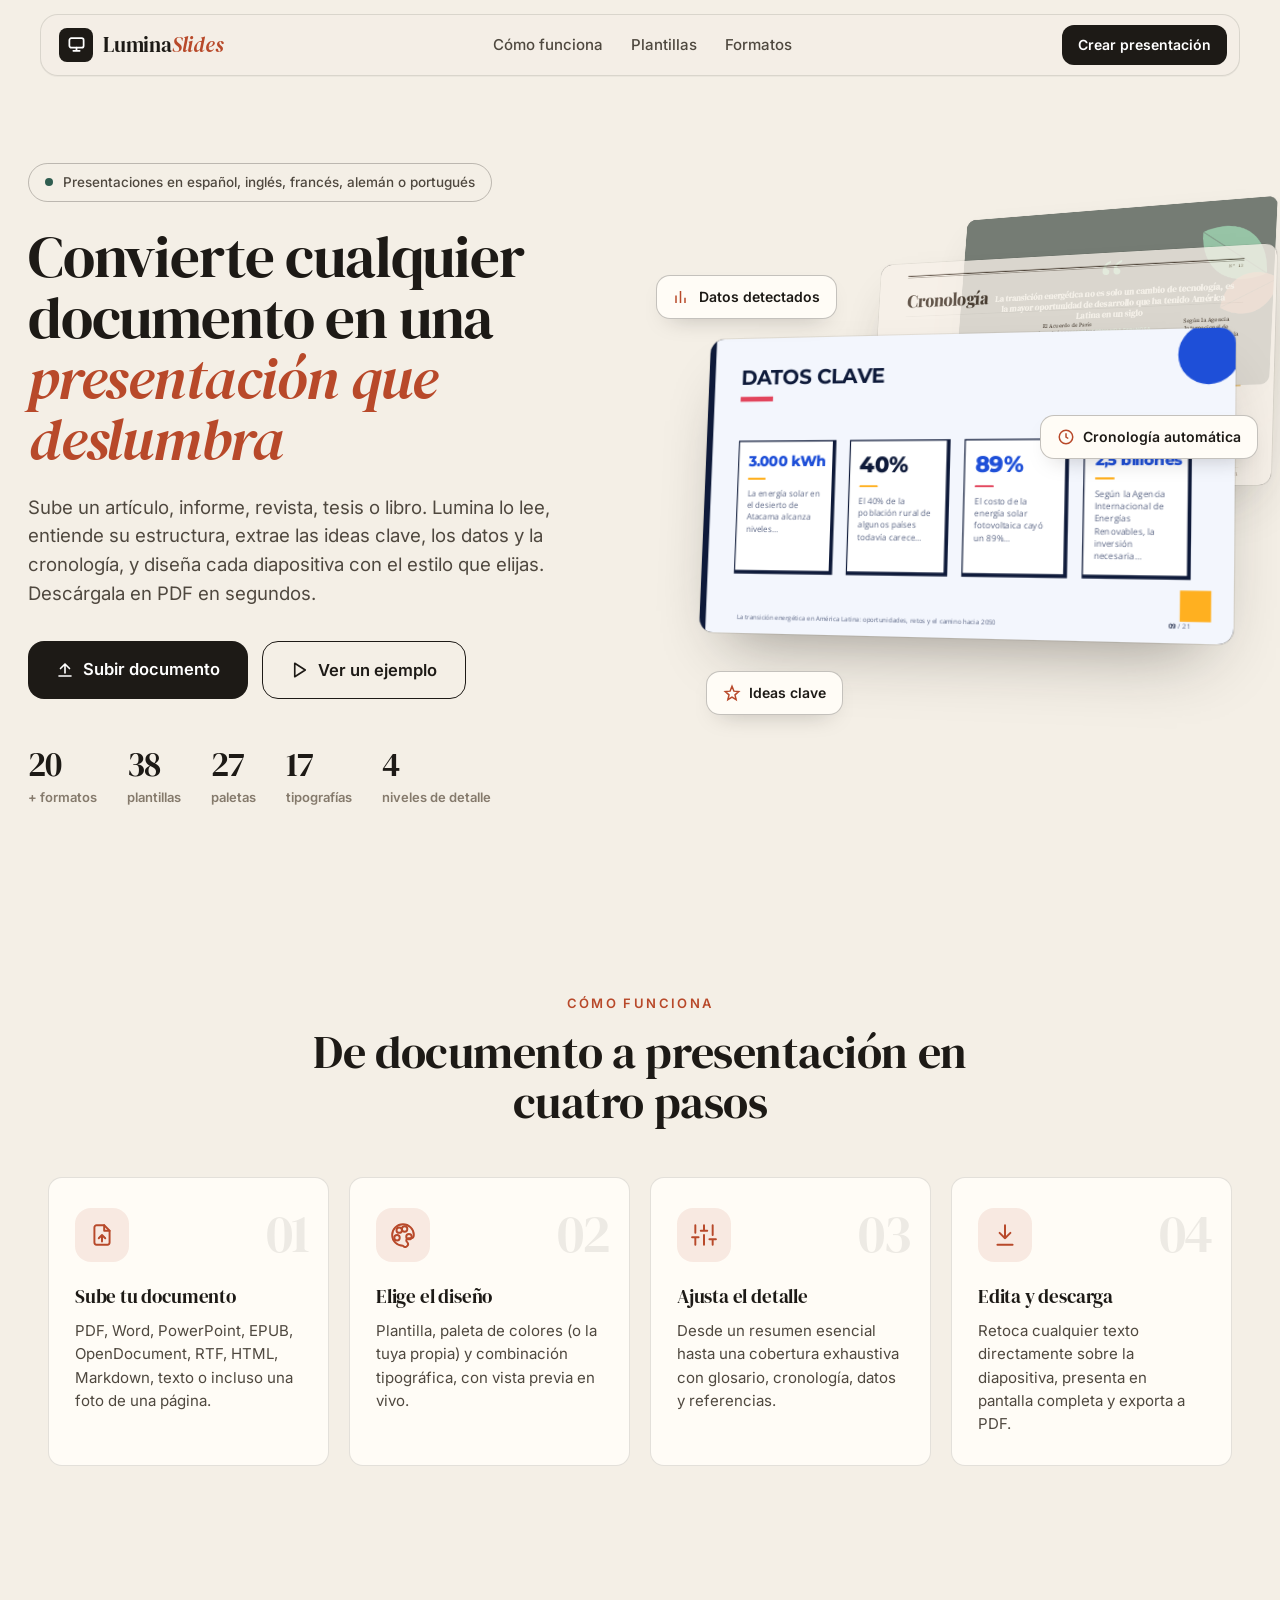
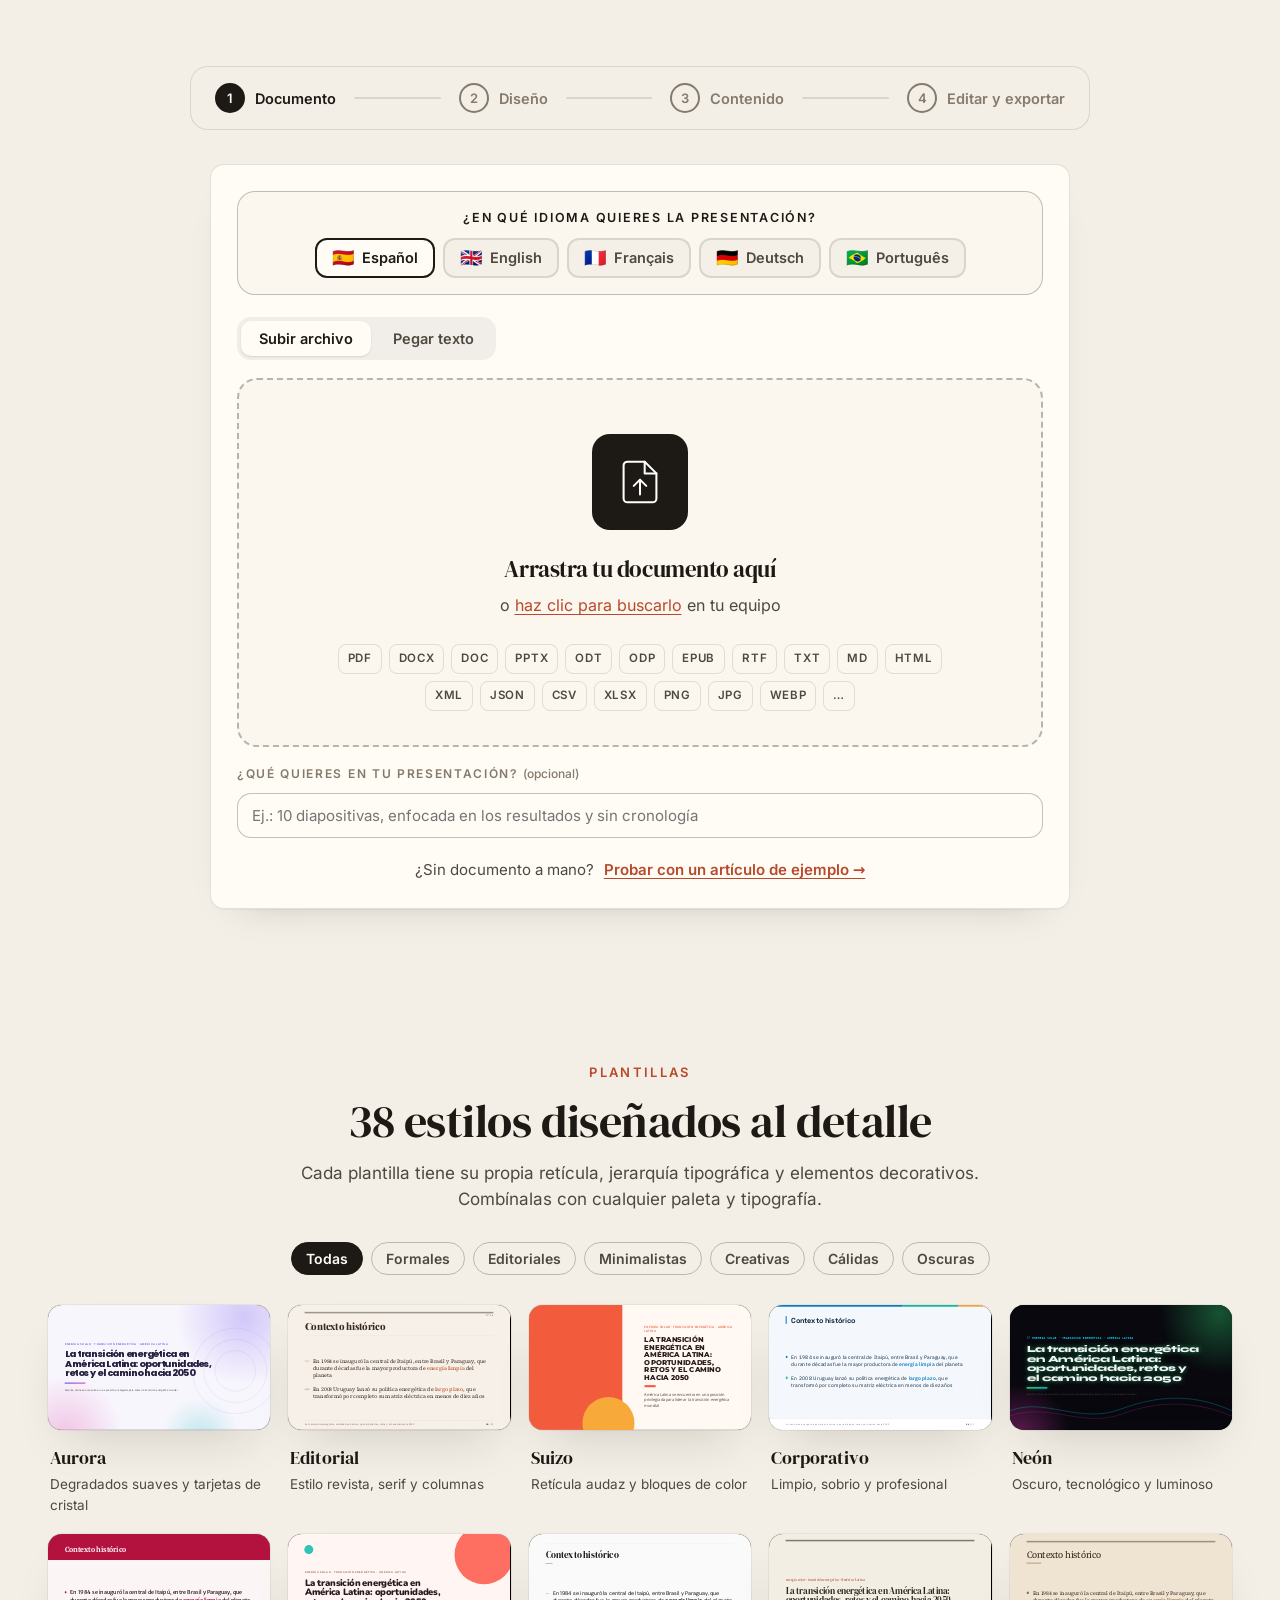
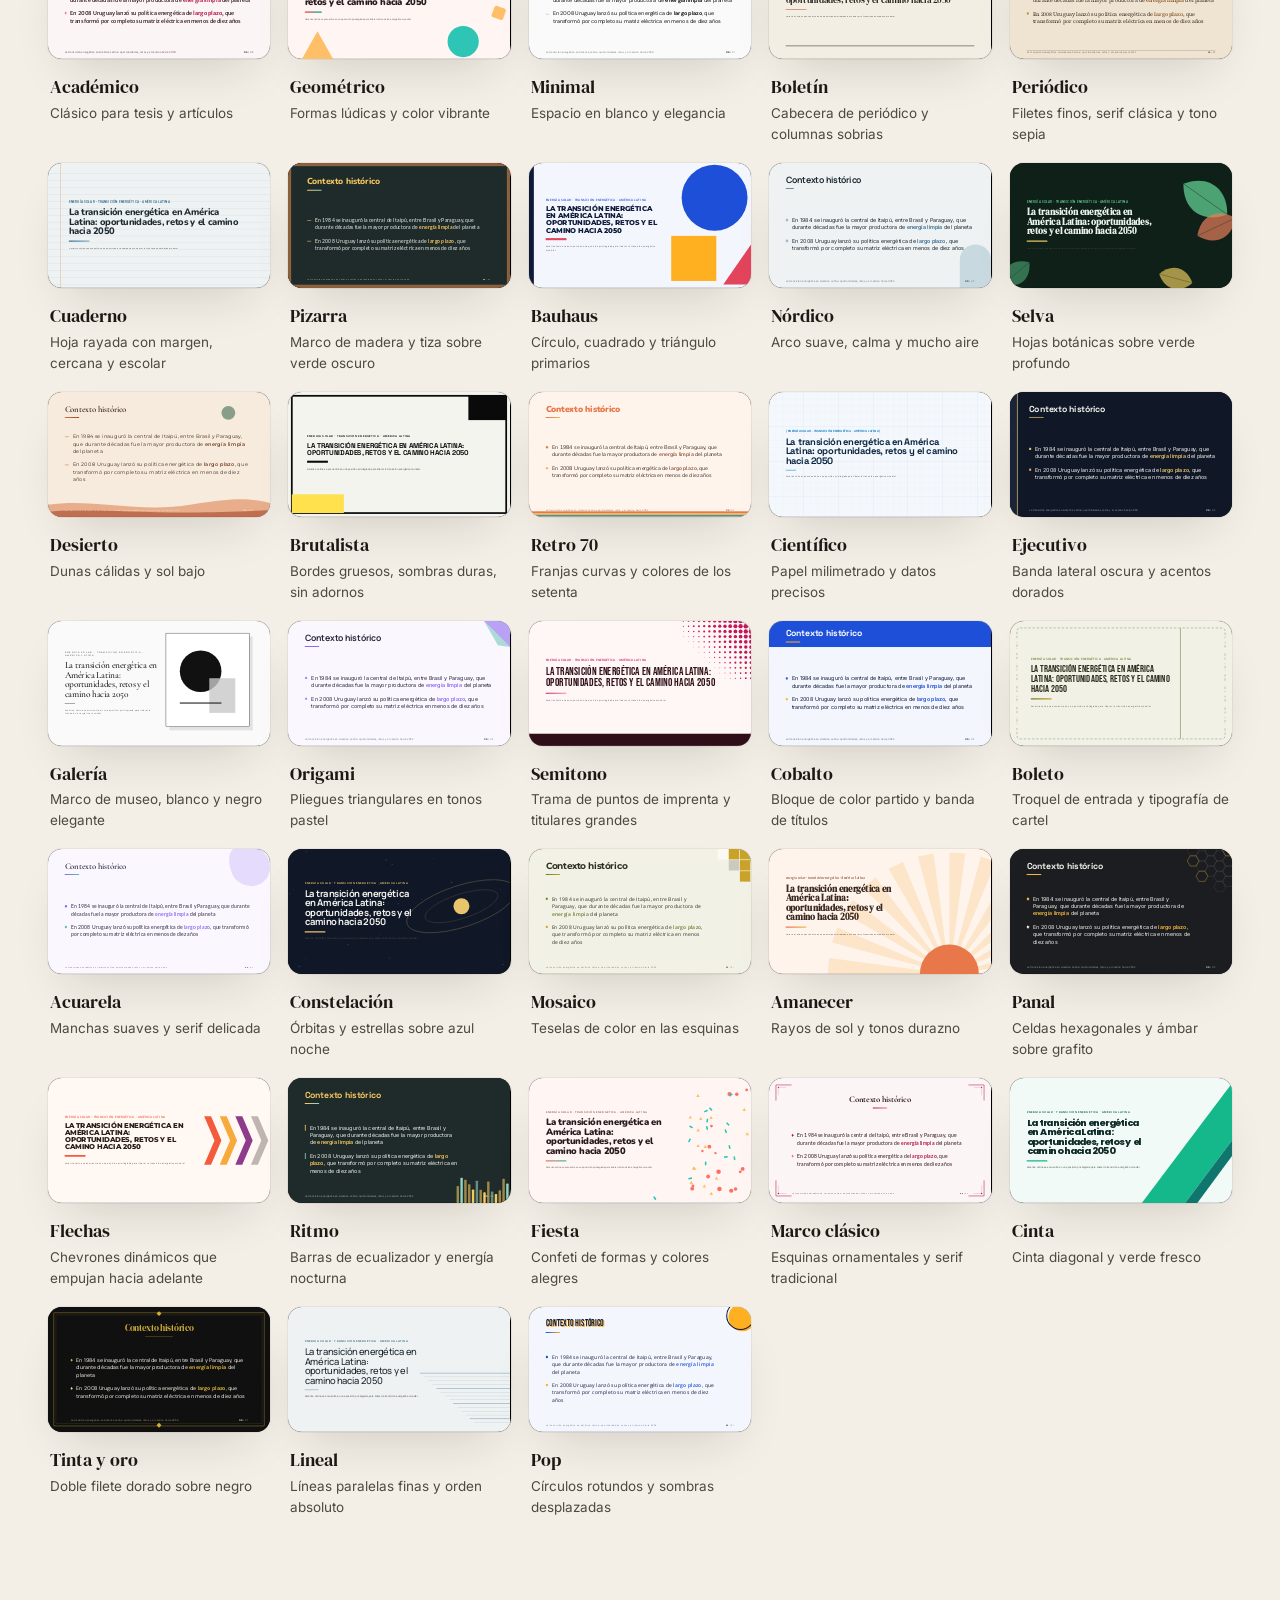
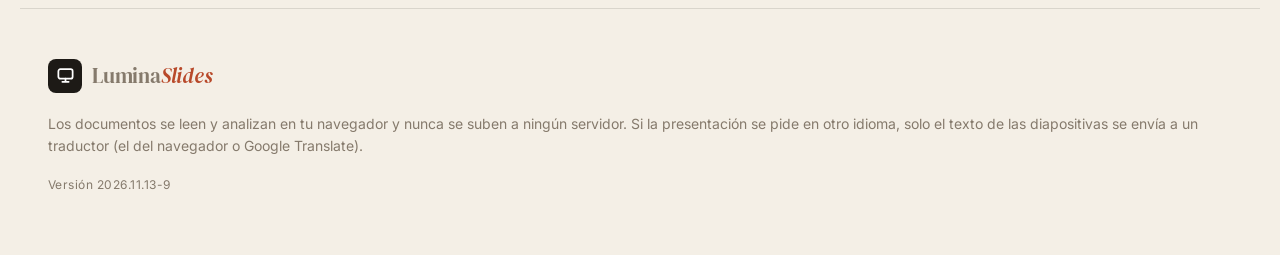
<file: index.html>
<!doctype html>
<html lang="es">
<head>
  <meta charset="utf-8">
  <meta name="viewport" content="width=device-width, initial-scale=1">
  <title>Lumina Slides — Documentos convertidos en presentaciones</title>
  <meta name="theme-color" content="#F4EFE6">
  <link rel="manifest" href="manifest.webmanifest">
  <link rel="apple-touch-icon" href="assets/icon-512.png">
  <meta property="og:type" content="website">
  <meta property="og:title" content="Lumina Slides — Documentos convertidos en presentaciones">
  <meta property="og:description" content="Sube cualquier documento y obtén una presentación espectacular en PDF: plantillas, colores, tipografías y nivel de detalle a tu medida.">
  <meta property="og:image" content="assets/og-image.png">
  <meta name="twitter:card" content="summary_large_image">
  <meta name="description" content="Convierte artículos, documentos, revistas y libros en presentaciones espectaculares. Elige plantilla, colores, tipografía y nivel de detalle, y descarga en PDF.">
  <link rel="icon" href="data:image/svg+xml,%3Csvg xmlns='http://www.w3.org/2000/svg' viewBox='0 0 64 64'%3E%3Cdefs%3E%3ClinearGradient id='g' x1='0' y1='0' x2='1' y2='1'%3E%3Cstop offset='0' stop-color='%237B5CF0'/%3E%3Cstop offset='1' stop-color='%2322D3EE'/%3E%3C/linearGradient%3E%3C/defs%3E%3Crect width='64' height='64' rx='16' fill='url(%23g)'/%3E%3Crect x='14' y='18' width='36' height='24' rx='4' fill='white'/%3E%3Crect x='20' y='46' width='24' height='4' rx='2' fill='white'/%3E%3C/svg%3E">
  <link rel="stylesheet" href="css/fonts.css?v=9">
  <link rel="stylesheet" href="css/app.css?v=9">
  <link rel="stylesheet" href="css/slides.css?v=9">
  <link rel="stylesheet" href="css/slides-extra.css?v=9">
  <meta name="app-version" content="2026.11.13-9">
</head>
<body>

  <!-- ============ NAV ============ -->
  <nav class="nav" id="nav">
    <a class="brand" href="#top" aria-label="Lumina Slides">
      <span class="brand-mark"><svg viewBox="0 0 24 24" fill="none" stroke="currentColor" stroke-width="2.2" stroke-linecap="round"><rect x="3" y="4" width="18" height="12" rx="2.5"/><path d="M8 20h8M12 16v4"/></svg></span>
      <span>Lumina<b>Slides</b></span>
    </a>
    <div class="nav-links">
      <a href="#como">Cómo funciona</a>
      <a href="#plantillas">Plantillas</a>
      <a href="#formatos">Formatos</a>
    </div>
    <a class="btn btn-primary btn-sm" href="#studio" data-go="1">Crear presentación</a>
  </nav>

  <!-- ============ HERO ============ -->
  <header class="hero" id="top">
    <div class="hero-copy">
      <span class="pill"><span class="dot-live"></span> Presentaciones en español, inglés, francés, alemán o portugués</span>
      <h1>Convierte cualquier documento en una <span class="grad">presentación que deslumbra</span></h1>
      <p class="lead">Sube un artículo, informe, revista, tesis o libro. Lumina lo lee, entiende su estructura, extrae las ideas clave, los datos y la cronología, y diseña cada diapositiva con el estilo que elijas. Descárgala en PDF en segundos.</p>
      <div class="hero-cta">
        <a href="#studio" class="btn btn-primary btn-lg" data-go="1">
          <svg viewBox="0 0 24 24" fill="none" stroke="currentColor" stroke-width="2.2" stroke-linecap="round" stroke-linejoin="round"><path d="M12 16V4M6 10l6-6 6 6"/><path d="M4 20h16"/></svg>
          Subir documento
        </a>
        <button class="btn btn-ghost btn-lg" id="hero-sample">
          <svg viewBox="0 0 24 24" fill="none" stroke="currentColor" stroke-width="2.2" stroke-linecap="round" stroke-linejoin="round"><path d="M5 3l14 9-14 9V3z"/></svg>
          Ver un ejemplo
        </button>
      </div>
      <div class="hero-stats">
        <div><b data-count="20">0</b><span>+ formatos</span></div>
        <div><b data-count="38">0</b><span>plantillas</span></div>
        <div><b data-count="27">0</b><span>paletas</span></div>
        <div><b data-count="17">0</b><span>tipografías</span></div>
        <div><b data-count="4">0</b><span>niveles de detalle</span></div>
      </div>
    </div>
    <div class="hero-visual" id="hero-visual" aria-hidden="true">
      <div class="deck3d" id="deck3d"></div>
      <div class="float-chip c1"><svg viewBox="0 0 24 24" fill="none" stroke="currentColor" stroke-width="2"><path d="M4 20V10M10 20V4M16 20v-7"/></svg> Datos detectados</div>
      <div class="float-chip c2"><svg viewBox="0 0 24 24" fill="none" stroke="currentColor" stroke-width="2"><circle cx="12" cy="12" r="9"/><path d="M12 7v5l3 2"/></svg> Cronología automática</div>
      <div class="float-chip c3"><svg viewBox="0 0 24 24" fill="none" stroke="currentColor" stroke-width="2"><path d="M12 3l2.5 6.5L21 10l-5 4.5L17.5 21 12 17.5 6.5 21 8 14.5 3 10l6.5-.5z"/></svg> Ideas clave</div>
    </div>
  </header>

  <!-- ============ CÓMO FUNCIONA ============ -->
  <section class="section" id="como">
    <div class="section-head">
      <span class="eyebrow">Cómo funciona</span>
      <h2>De documento a presentación en cuatro pasos</h2>
    </div>
    <div class="how-grid">
      <article class="how reveal"><div class="how-n">01</div><div class="how-ico"><svg viewBox="0 0 24 24" fill="none" stroke="currentColor" stroke-width="1.8" stroke-linecap="round" stroke-linejoin="round"><path d="M14 3H7a2 2 0 0 0-2 2v14a2 2 0 0 0 2 2h10a2 2 0 0 0 2-2V8z"/><path d="M14 3v5h5M12 18v-6M9 15l3-3 3 3"/></svg></div><h3>Sube tu documento</h3><p>PDF, Word, PowerPoint, EPUB, OpenDocument, RTF, HTML, Markdown, texto o incluso una foto de una página.</p></article>
      <article class="how reveal"><div class="how-n">02</div><div class="how-ico"><svg viewBox="0 0 24 24" fill="none" stroke="currentColor" stroke-width="1.8" stroke-linecap="round" stroke-linejoin="round"><circle cx="13.5" cy="6.5" r="2.5"/><circle cx="17.5" cy="13.5" r="2.5"/><circle cx="8.5" cy="7.5" r="2.5"/><circle cx="6.5" cy="14.5" r="2.5"/><path d="M12 22a10 10 0 1 1 10-10c0 2-1.5 3-3 3h-2a2 2 0 0 0-1 3.7A2 2 0 0 1 12 22z"/></svg></div><h3>Elige el diseño</h3><p>Plantilla, paleta de colores (o la tuya propia) y combinación tipográfica, con vista previa en vivo.</p></article>
      <article class="how reveal"><div class="how-n">03</div><div class="how-ico"><svg viewBox="0 0 24 24" fill="none" stroke="currentColor" stroke-width="1.8" stroke-linecap="round" stroke-linejoin="round"><path d="M4 21v-7M4 10V3M12 21v-9M12 8V3M20 21v-5M20 12V3M1 14h6M9 8h6M17 16h6"/></svg></div><h3>Ajusta el detalle</h3><p>Desde un resumen esencial hasta una cobertura exhaustiva con glosario, cronología, datos y referencias.</p></article>
      <article class="how reveal"><div class="how-n">04</div><div class="how-ico"><svg viewBox="0 0 24 24" fill="none" stroke="currentColor" stroke-width="1.8" stroke-linecap="round" stroke-linejoin="round"><path d="M12 3v12M7 10l5 5 5-5"/><path d="M5 21h14"/></svg></div><h3>Edita y descarga</h3><p>Retoca cualquier texto directamente sobre la diapositiva, presenta en pantalla completa y exporta a PDF.</p></article>
    </div>
  </section>

  <!-- ============ ESTUDIO ============ -->
  <section class="studio" id="studio">
    <div class="stepper" id="stepper" role="tablist">
      <button class="step-btn active" data-step="1" role="tab"><span class="sn">1</span><span class="st">Documento</span></button>
      <span class="step-line"><i></i></span>
      <button class="step-btn" data-step="2" role="tab" disabled><span class="sn">2</span><span class="st">Diseño</span></button>
      <span class="step-line"><i></i></span>
      <button class="step-btn" data-step="3" role="tab" disabled><span class="sn">3</span><span class="st">Contenido</span></button>
      <span class="step-line"><i></i></span>
      <button class="step-btn" data-step="4" role="tab" disabled><span class="sn">4</span><span class="st">Editar y exportar</span></button>
    </div>

    <!-- PASO 1 -->
    <div class="panel active" data-panel="1">
      <div class="panel-grid one">
        <div class="glass upload-card">
          <div class="lang-row top">
            <span class="mini-label">¿En qué idioma quieres la presentación?</span>
            <div class="lang-pick" role="group" aria-label="Idioma de la presentación"></div>
          </div>
          <div class="tabs" role="tablist">
            <button class="tab active" data-tab="file">Subir archivo</button>
            <button class="tab" data-tab="paste">Pegar texto</button>
          </div>
          <div class="tab-pane active" data-pane="file">
            <label class="dropzone" id="dropzone" tabindex="0">
              <input type="file" id="file-input" hidden>
              
              <div class="dz-icon">
                <svg viewBox="0 0 64 64" fill="none" stroke="currentColor" stroke-width="2.6" stroke-linecap="round" stroke-linejoin="round"><path d="M38 6H16a5 5 0 0 0-5 5v42a5 5 0 0 0 5 5h32a5 5 0 0 0 5-5V21z"/><path d="M38 6v15h15"/><path d="M32 48V30M24 37l8-8 8 8"/></svg>
              </div>
              <h3>Arrastra tu documento aquí</h3>
              <p>o <u>haz clic para buscarlo</u> en tu equipo</p>
              <div class="formats" id="formatos">
                <span>PDF</span><span>DOCX</span><span>DOC</span><span>PPTX</span><span>ODT</span><span>ODP</span><span>EPUB</span><span>RTF</span><span>TXT</span><span>MD</span><span>HTML</span><span>XML</span><span>JSON</span><span>CSV</span><span>XLSX</span><span>PNG</span><span>JPG</span><span>WEBP</span><span>…</span>
              </div>
            </label>
          </div>
          <div class="tab-pane" data-pane="paste">
            <textarea id="paste-text" placeholder="Pega aquí el texto de tu artículo, informe o capítulo. Si usas Markdown (# Títulos), Lumina respetará la estructura."></textarea>
            <div class="row-end"><span class="hint" id="paste-count">0 palabras</span><button class="btn btn-primary" id="paste-go">Analizar texto</button></div>
          </div>
          <label class="pre-req">
            <span class="mini-label">¿Qué quieres en tu presentación? <i>(opcional)</i></span>
            <input type="text" id="pre-request" placeholder="Ej.: 10 diapositivas, enfocada en los resultados y sin cronología">
          </label>
          <div class="sample-row">
            <span>¿Sin documento a mano?</span>
            <button class="link-btn" id="sample-btn">Probar con un artículo de ejemplo →</button>
          </div>
        </div>

        <!-- Procesando -->
        <div class="glass processing hidden" id="processing">
          <div class="proc-visual">
            <div class="scan-doc"><i></i><i></i><i></i><i></i><i></i><i></i><div class="scan-beam"></div></div>
          </div>
          <div class="proc-steps" id="proc-steps">
            <div class="ps" data-ps="read"><span class="ps-ico"></span>Leyendo el documento <em></em></div>
            <div class="ps" data-ps="struct"><span class="ps-ico"></span>Reconstruyendo la estructura</div>
            <div class="ps" data-ps="analyze"><span class="ps-ico"></span>Detectando ideas clave, datos y fechas</div>
            <div class="ps" data-ps="translate"><span class="ps-ico"></span><span class="ps-txt">Traduciendo </span><em></em></div>
            <div class="ps" data-ps="design"><span class="ps-ico"></span>Diseñando las diapositivas</div>
            <div class="ps hidden" data-ps="done"></div>
          </div>
          <div class="proc-bar"><i id="proc-bar"></i></div>
        </div>

        <!-- Resultado del análisis -->
        <div class="glass insights hidden" id="insights">
          <div class="ins-head">
            <div class="ins-file"><span class="badge" id="ins-format">PDF</span><span id="ins-name">documento.pdf</span></div>
            <button class="link-btn" id="change-doc">Cambiar documento</button>
          </div>
          <h3 id="ins-title">Título del documento</h3>
          <div class="ins-grid">
            <div class="ins"><b id="ins-words">0</b><span>palabras</span></div>
            <div class="ins"><b id="ins-read">0</b><span>min de lectura</span></div>
            <div class="ins"><b id="ins-sections">0</b><span>secciones</span></div>
            <div class="ins"><b id="ins-stats">0</b><span>cifras clave</span></div>
            <div class="ins"><b id="ins-years">0</b><span>fechas</span></div>
            <div class="ins"><b id="ins-lang">ES</b><span>idioma</span></div>
          </div>
          <div class="ins-kw"><span class="mini-label">Conceptos detectados</span><div id="ins-kws" class="kw-chips"></div></div>
          <div class="ins-sections"><span class="mini-label">Estructura encontrada</span><ol id="ins-outline"></ol></div>
          <div class="row-end"><button class="btn btn-primary btn-lg" data-next="2">Elegir diseño <svg viewBox="0 0 24 24" fill="none" stroke="currentColor" stroke-width="2.4" stroke-linecap="round"><path d="M5 12h14M13 6l6 6-6 6"/></svg></button></div>
        </div>
      </div>
    </div>

    <!-- PASO 2 -->
    <div class="panel" data-panel="2">
      <div class="panel-grid">
        <div class="controls">
          <div class="glass ctrl-block" id="plantillas">
            <div class="ctrl-head"><h3>Plantilla</h3><span class="hint">Cada plantilla sugiere colores y letras; puedes cambiarlos.</span></div>
            <div class="tpl-filter" id="tpl-filter"></div>
            <div class="tpl-grid" id="tpl-grid"></div>
          </div>
          <div class="glass ctrl-block">
            <div class="ctrl-head"><h3>Paleta de colores</h3></div>
            <div class="pal-grid" id="pal-grid"></div>
            <div class="custom-pal">
              <span class="mini-label">Personalizada</span>
              <label class="cp"><input type="color" id="cp-bg" value="#0B1020"><span>Fondo</span></label>
              <label class="cp"><input type="color" id="cp-a1" value="#7B5CF0"><span>Principal</span></label>
              <label class="cp"><input type="color" id="cp-a2" value="#22D3EE"><span>Secundario</span></label>
              <button class="btn btn-soft btn-sm" id="cp-apply">Aplicar</button>
            </div>
          </div>
          <div class="glass ctrl-block">
            <div class="ctrl-head"><h3>Tipografía</h3></div>
            <div class="font-grid" id="font-grid"></div>
          </div>
        </div>
        <aside class="preview-col">
          <div class="glass sticky-prev">
            <div class="prev-head"><span class="mini-label">Vista previa en vivo</span><div class="prev-dots" id="prev-dots"></div></div>
            <div class="prev-main" id="prev-main"></div>
            <div class="prev-strip" id="prev-strip"></div>
            <div class="row-between">
              <button class="btn btn-ghost" data-next="1">← Documento</button>
              <button class="btn btn-primary" data-next="3">Nivel de detalle →</button>
            </div>
          </div>
        </aside>
      </div>
    </div>

    <!-- PASO 3 -->
    <div class="panel" data-panel="3">
      <div class="panel-grid">
        <div class="controls">
          <div class="glass ctrl-block">
            <div class="ctrl-head"><h3>Idioma de la presentación</h3><span class="hint">Se traduce automáticamente, sin importar el idioma del documento.</span></div>
            <div class="lang-pick" role="group" aria-label="Idioma de la presentación"></div>
          </div>
          <div class="glass ctrl-block">
            <div class="ctrl-head"><h3>Nivel de detalle</h3><span class="hint">Define cuánto del documento se convierte en diapositivas.</span></div>
            <div class="level-grid" id="level-grid"></div>
            <div class="detail-meter"><div class="dm-track"><i id="dm-fill"></i></div><div class="dm-labels"><span>Síntesis</span><span>Cobertura total</span></div></div>
          </div>
          <div class="glass ctrl-block">
            <div class="ctrl-head"><h3>Elementos incluidos</h3><span class="hint">Se activan según el nivel, pero tú decides.</span></div>
            <div class="toggle-grid" id="elements-grid"></div>
          </div>
          <div class="glass ctrl-block">
            <div class="ctrl-head"><h3>Portada y acabado</h3></div>
            <div class="form-grid">
              <label class="field full"><span>Título</span><input type="text" id="f-title"></label>
              <label class="field full"><span>Subtítulo</span><input type="text" id="f-subtitle"></label>
              <label class="field"><span>Autor / presentador</span><input type="text" id="f-author" placeholder="Tu nombre"></label>
              <label class="field"><span>Fecha o evento</span><input type="text" id="f-date"></label>
            </div>
            <div class="toggle-grid opts">
              <label class="tgl"><input type="checkbox" id="o-numbers" checked><span class="sw"></span>Numeración de páginas</label>
              <label class="tgl"><input type="checkbox" id="o-footer" checked><span class="sw"></span>Pie con el título</label>
              <label class="tgl"><input type="checkbox" id="o-emphasis" checked><span class="sw"></span>Resaltar conceptos clave</label>
              <label class="tgl"><input type="checkbox" id="o-notes" checked><span class="sw"></span>Generar notas del orador</label>
            </div>
          </div>
        </div>
        <aside class="preview-col">
          <div class="glass sticky-prev">
            <div class="prev-head"><span class="mini-label">Tu presentación</span><span class="count-badge" id="deck-count">0 diapositivas</span></div>
            <div class="deck-grid" id="deck-grid"></div>
            <div class="row-between">
              <button class="btn btn-ghost" data-next="2">← Diseño</button>
              <button class="btn btn-primary" data-next="4">Revisar y exportar →</button>
            </div>
          </div>
        </aside>
      </div>
    </div>

    <!-- PASO 4 -->
    <div class="panel" data-panel="4">
      <div class="editor glass">
        <div class="ed-toolbar">
          <div class="tb-group">
            <button class="tb" id="tb-undo" title="Deshacer (Ctrl+Z)"><svg viewBox="0 0 24 24" fill="none" stroke="currentColor" stroke-width="2" stroke-linecap="round" stroke-linejoin="round"><path d="M9 14 4 9l5-5"/><path d="M4 9h11a5 5 0 0 1 0 10h-3"/></svg></button>
            <button class="tb" id="tb-add" title="Nueva diapositiva"><svg viewBox="0 0 24 24" fill="none" stroke="currentColor" stroke-width="2" stroke-linecap="round"><path d="M12 5v14M5 12h14"/></svg></button>
            <button class="tb" id="tb-dup" title="Duplicar"><svg viewBox="0 0 24 24" fill="none" stroke="currentColor" stroke-width="2" stroke-linecap="round" stroke-linejoin="round"><rect x="9" y="9" width="12" height="12" rx="2"/><path d="M5 15V5a2 2 0 0 1 2-2h10"/></svg></button>
            <button class="tb" id="tb-layout" title="Cambiar distribución"><svg viewBox="0 0 24 24" fill="none" stroke="currentColor" stroke-width="2" stroke-linecap="round" stroke-linejoin="round"><rect x="3" y="3" width="18" height="18" rx="2"/><path d="M3 9h18M9 21V9"/></svg></button>
            <button class="tb" id="tb-bullet-add" title="Añadir punto"><svg viewBox="0 0 24 24" fill="none" stroke="currentColor" stroke-width="2" stroke-linecap="round"><path d="M9 6h11M9 12h11M9 18h6M4 6h.01M4 12h.01M4 18h.01M19 16v6M16 19h6"/></svg></button>
            <button class="tb" id="tb-bullet-del" title="Quitar último punto"><svg viewBox="0 0 24 24" fill="none" stroke="currentColor" stroke-width="2" stroke-linecap="round"><path d="M9 6h11M9 12h11M4 6h.01M4 12h.01M4 18h.01M15 19h7"/></svg></button>
            <button class="tb danger" id="tb-del" title="Eliminar diapositiva"><svg viewBox="0 0 24 24" fill="none" stroke="currentColor" stroke-width="2" stroke-linecap="round" stroke-linejoin="round"><path d="M3 6h18M8 6V4h8v2M19 6l-1 14H6L5 6"/></svg></button>
          </div>
          <div class="tb-title"><span id="ed-pos">1 / 1</span><span class="hint">Haz clic en cualquier texto para editarlo</span></div>
          <div class="tb-group">
            <button class="btn btn-ghost btn-sm" id="btn-present"><svg viewBox="0 0 24 24" fill="none" stroke="currentColor" stroke-width="2" stroke-linecap="round" stroke-linejoin="round"><rect x="2" y="3" width="20" height="14" rx="2"/><path d="M8 21h8M12 17v4M10 7l5 3-5 3z"/></svg>Presentar</button>
            <button class="btn btn-primary btn-sm" id="btn-export"><svg viewBox="0 0 24 24" fill="none" stroke="currentColor" stroke-width="2.2" stroke-linecap="round" stroke-linejoin="round"><path d="M12 3v12M7 10l5 5 5-5"/><path d="M5 21h14"/></svg>Descargar PDF</button>
          </div>
        </div>
        <div class="ed-body">
          <div class="ed-thumbs" id="ed-thumbs"></div>
          <div class="ed-main">
            <div class="ed-stage" id="ed-stage"></div>
            <div class="ed-notes">
              <span class="mini-label">Notas del orador</span>
              <textarea id="ed-notes" placeholder="Escribe aquí lo que quieres decir en esta diapositiva…"></textarea>
            </div>
          </div>
        </div>
        <div class="ed-quick">
          <span class="mini-label">Cambio rápido de estilo</span>
          <div class="quick-row" id="quick-tpl"></div>
          <div class="quick-row" id="quick-pal"></div>
        </div>
      </div>
    </div>
  </section>

  <!-- ============ GALERÍA DE PLANTILLAS (landing) ============ -->
  <section class="section" id="gallery-sec">
    <div class="section-head">
      <span class="eyebrow">Plantillas</span>
      <h2>38 estilos diseñados al detalle</h2>
      <p>Cada plantilla tiene su propia retícula, jerarquía tipográfica y elementos decorativos. Combínalas con cualquier paleta y tipografía.</p>
    </div>
    <div class="gal-filter" id="gal-filter"></div>
    <div class="gallery" id="gallery"></div>
  </section>

  <footer class="footer">
    <div class="brand"><span class="brand-mark"><svg viewBox="0 0 24 24" fill="none" stroke="currentColor" stroke-width="2.2" stroke-linecap="round"><rect x="3" y="4" width="18" height="12" rx="2.5"/><path d="M8 20h8M12 16v4"/></svg></span><span>Lumina<b>Slides</b></span></div>
    <p>Los documentos se leen y analizan en tu navegador y nunca se suben a ningún servidor. Si la presentación se pide en otro idioma, solo el texto de las diapositivas se envía a un traductor (el del navegador o Google Translate).</p>
    <span class="app-version" id="app-version">Versión 2026.11.13-9</span>
  </footer>

  <!-- ============ MODAL EXPORTAR ============ -->
  <div class="modal hidden" id="export-modal" role="dialog" aria-modal="true" aria-labelledby="exp-title">
    <div class="modal-card glass">
      <button class="modal-x" data-close aria-label="Cerrar">×</button>
      <h3 id="exp-title">Descargar en PDF</h3>
      <p class="hint">Elige cómo quieres tu archivo.</p>
      <div class="exp-options">
        <label class="exp-opt"><input type="radio" name="exp-mode" value="image" checked><div><b>PDF de alta fidelidad</b><span>Idéntico a la vista previa, con todos los efectos visuales. Descarga directa.</span></div></label>
        <label class="exp-opt"><input type="radio" name="exp-mode" value="vector"><div><b>PDF vectorial</b><span>Texto seleccionable y archivo ligero. Usa «Guardar como PDF» en el diálogo de impresión.</span></div></label>
      </div>
      <div class="exp-row">
        <label class="field"><span>Resolución</span>
          <select id="exp-quality"><option value="1.5">Estándar (1920 px)</option><option value="2" selected>Alta (2560 px)</option><option value="3">Máxima (3840 px)</option></select>
        </label>
        <label class="tgl"><input type="checkbox" id="exp-notes"><span class="sw"></span>Incluir páginas con notas</label>
      </div>
      <label class="field"><span>Nombre del archivo</span><input type="text" id="exp-name"></label>
      <div class="exp-progress hidden" id="exp-progress"><div class="proc-bar"><i id="exp-bar"></i></div><span id="exp-label">Preparando…</span></div>
      <div class="row-end"><button class="btn btn-ghost" data-close>Cancelar</button><button class="btn btn-primary" id="exp-go">Descargar</button></div>
    </div>
  </div>

  <!-- ============ MODO PRESENTACIÓN ============ -->
  <div class="presenter hidden" id="presenter">
    <div class="pr-stage" id="pr-stage"></div>
    <div class="pr-bar"><i id="pr-progress"></i></div>
    <div class="pr-hud">
      <button id="pr-prev" aria-label="Anterior">‹</button>
      <span id="pr-count">1 / 1</span>
      <button id="pr-next" aria-label="Siguiente">›</button>
      <span class="pr-timer" id="pr-timer">00:00</span>
      <button id="pr-notes-btn" title="Notas (N)">Notas</button>
      <button id="pr-exit" title="Salir (Esc)">Salir</button>
    </div>
    <div class="pr-notes hidden" id="pr-notes"></div>
  </div>

  <button class="chat-fab hidden" id="chat-fab" type="button" aria-controls="chat">
    <svg viewBox="0 0 24 24" fill="none" stroke="currentColor" stroke-width="2" stroke-linecap="round" stroke-linejoin="round"><path d="M21 12a8 8 0 0 1-11.6 7.1L4 20l1-4.6A8 8 0 1 1 21 12z"/></svg>
    <span>Pedir cambios</span>
  </button>
  <section class="chat hidden" id="chat" aria-label="Asistente de la presentación">
    <header class="chat-head"><div><b>Asistente</b><small>Dime qué quieres en tu presentación</small></div><button type="button" id="chat-close" aria-label="Cerrar">×</button></header>
    <div class="chat-log" id="chat-log" aria-live="polite"></div>
    <div class="chat-chips" id="chat-chips"></div>
    <form class="chat-form" id="chat-form"><input id="chat-input" type="text" autocomplete="off" placeholder="Escribe aquí, por ejemplo «quita los métodos»"><button type="submit" class="btn btn-primary btn-sm">Enviar</button></form>
  </section>
  <div class="toasts" id="toasts" aria-live="polite"></div>
  <canvas id="confetti" aria-hidden="true"></canvas>

  <script src="js/themes.js?v=9"></script>
  <script src="js/templates-extra.js?v=9"></script>
  <script src="js/parsers.js?v=9"></script>
  <script src="js/analyzer.js?v=9"></script>
  <script src="js/generator.js?v=9"></script>
  <script src="js/render.js?v=9"></script>
  <script src="js/translate.js?v=9"></script>
  <script src="js/assistant.js?v=9"></script>
  <script src="js/export.js?v=9"></script>
  <script src="js/sample.js?v=9"></script>
  <script src="js/app.js?v=9"></script>
  <script>
    // Actualización automática: cuando hay una versión nueva publicada, la página se recarga sola
    // (si el usuario está trabajando en una presentación, solo se le avisa para no perder su trabajo)
    if ('serviceWorker' in navigator && location.protocol.startsWith('http')) {
      const hadController = !!navigator.serviceWorker.controller;
      let reloaded = false;
      navigator.serviceWorker.addEventListener('controllerchange', () => {
        if (!hadController || reloaded) return;
        if (window.__luminaHasWork && window.__luminaHasWork()) {
          window.__luminaNotifyUpdate && window.__luminaNotifyUpdate();
          return;
        }
        reloaded = true;
        location.reload();
      });
      window.addEventListener('load', () => {
        navigator.serviceWorker.register('sw.js?v=2026.11.13-9', { updateViaCache: 'none' })
          .then((reg) => reg.update())
          .catch(() => {});
      });
    }
  </script>
</body>
</html>
</file>
<file: css/fonts.css>
/* Tipografías alojadas localmente (Google Fonts, licencia SIL Open Font License) */
/* latin-ext */
@font-face {
  font-family: 'Inter';
  font-style: normal;
  font-weight: 400;
  font-display: swap;
  src: url(../fonts/Inter-400-latin-ext.woff2) format('woff2');
  unicode-range: U+0100-02BA, U+02BD-02C5, U+02C7-02CC, U+02CE-02D7, U+02DD-02FF, U+0304, U+0308, U+0329, U+1D00-1DBF, U+1E00-1E9F, U+1EF2-1EFF, U+2020, U+20A0-20AB, U+20AD-20C4, U+2113, U+2C60-2C7F, U+A720-A7FF;
}
/* latin */
@font-face {
  font-family: 'Inter';
  font-style: normal;
  font-weight: 400;
  font-display: swap;
  src: url(../fonts/Inter-400-latin.woff2) format('woff2');
  unicode-range: U+0000-00FF, U+0131, U+0152-0153, U+02BB-02BC, U+02C6, U+02DA, U+02DC, U+0304, U+0308, U+0329, U+2000-206F, U+20AC, U+2122, U+2191, U+2193, U+2212, U+2215, U+FEFF, U+FFFD;
}
/* latin-ext */
@font-face {
  font-family: 'Inter';
  font-style: normal;
  font-weight: 500;
  font-display: swap;
  src: url(../fonts/Inter-400-latin-ext.woff2) format('woff2');
  unicode-range: U+0100-02BA, U+02BD-02C5, U+02C7-02CC, U+02CE-02D7, U+02DD-02FF, U+0304, U+0308, U+0329, U+1D00-1DBF, U+1E00-1E9F, U+1EF2-1EFF, U+2020, U+20A0-20AB, U+20AD-20C4, U+2113, U+2C60-2C7F, U+A720-A7FF;
}
/* latin */
@font-face {
  font-family: 'Inter';
  font-style: normal;
  font-weight: 500;
  font-display: swap;
  src: url(../fonts/Inter-400-latin.woff2) format('woff2');
  unicode-range: U+0000-00FF, U+0131, U+0152-0153, U+02BB-02BC, U+02C6, U+02DA, U+02DC, U+0304, U+0308, U+0329, U+2000-206F, U+20AC, U+2122, U+2191, U+2193, U+2212, U+2215, U+FEFF, U+FFFD;
}
/* latin-ext */
@font-face {
  font-family: 'Inter';
  font-style: normal;
  font-weight: 600;
  font-display: swap;
  src: url(../fonts/Inter-400-latin-ext.woff2) format('woff2');
  unicode-range: U+0100-02BA, U+02BD-02C5, U+02C7-02CC, U+02CE-02D7, U+02DD-02FF, U+0304, U+0308, U+0329, U+1D00-1DBF, U+1E00-1E9F, U+1EF2-1EFF, U+2020, U+20A0-20AB, U+20AD-20C4, U+2113, U+2C60-2C7F, U+A720-A7FF;
}
/* latin */
@font-face {
  font-family: 'Inter';
  font-style: normal;
  font-weight: 600;
  font-display: swap;
  src: url(../fonts/Inter-400-latin.woff2) format('woff2');
  unicode-range: U+0000-00FF, U+0131, U+0152-0153, U+02BB-02BC, U+02C6, U+02DA, U+02DC, U+0304, U+0308, U+0329, U+2000-206F, U+20AC, U+2122, U+2191, U+2193, U+2212, U+2215, U+FEFF, U+FFFD;
}
/* latin-ext */
@font-face {
  font-family: 'Poppins';
  font-style: normal;
  font-weight: 400;
  font-display: swap;
  src: url(../fonts/Poppins-400-latin-ext.woff2) format('woff2');
  unicode-range: U+0100-02BA, U+02BD-02C5, U+02C7-02CC, U+02CE-02D7, U+02DD-02FF, U+0304, U+0308, U+0329, U+1D00-1DBF, U+1E00-1E9F, U+1EF2-1EFF, U+2020, U+20A0-20AB, U+20AD-20C4, U+2113, U+2C60-2C7F, U+A720-A7FF;
}
/* latin */
@font-face {
  font-family: 'Poppins';
  font-style: normal;
  font-weight: 400;
  font-display: swap;
  src: url(../fonts/Poppins-400-latin.woff2) format('woff2');
  unicode-range: U+0000-00FF, U+0131, U+0152-0153, U+02BB-02BC, U+02C6, U+02DA, U+02DC, U+0304, U+0308, U+0329, U+2000-206F, U+20AC, U+2122, U+2191, U+2193, U+2212, U+2215, U+FEFF, U+FFFD;
}
/* latin-ext */
@font-face {
  font-family: 'Poppins';
  font-style: normal;
  font-weight: 600;
  font-display: swap;
  src: url(../fonts/Poppins-600-latin-ext.woff2) format('woff2');
  unicode-range: U+0100-02BA, U+02BD-02C5, U+02C7-02CC, U+02CE-02D7, U+02DD-02FF, U+0304, U+0308, U+0329, U+1D00-1DBF, U+1E00-1E9F, U+1EF2-1EFF, U+2020, U+20A0-20AB, U+20AD-20C4, U+2113, U+2C60-2C7F, U+A720-A7FF;
}
/* latin */
@font-face {
  font-family: 'Poppins';
  font-style: normal;
  font-weight: 600;
  font-display: swap;
  src: url(../fonts/Poppins-600-latin.woff2) format('woff2');
  unicode-range: U+0000-00FF, U+0131, U+0152-0153, U+02BB-02BC, U+02C6, U+02DA, U+02DC, U+0304, U+0308, U+0329, U+2000-206F, U+20AC, U+2122, U+2191, U+2193, U+2212, U+2215, U+FEFF, U+FFFD;
}
/* latin-ext */
@font-face {
  font-family: 'Poppins';
  font-style: normal;
  font-weight: 700;
  font-display: swap;
  src: url(../fonts/Poppins-700-latin-ext.woff2) format('woff2');
  unicode-range: U+0100-02BA, U+02BD-02C5, U+02C7-02CC, U+02CE-02D7, U+02DD-02FF, U+0304, U+0308, U+0329, U+1D00-1DBF, U+1E00-1E9F, U+1EF2-1EFF, U+2020, U+20A0-20AB, U+20AD-20C4, U+2113, U+2C60-2C7F, U+A720-A7FF;
}
/* latin */
@font-face {
  font-family: 'Poppins';
  font-style: normal;
  font-weight: 700;
  font-display: swap;
  src: url(../fonts/Poppins-700-latin.woff2) format('woff2');
  unicode-range: U+0000-00FF, U+0131, U+0152-0153, U+02BB-02BC, U+02C6, U+02DA, U+02DC, U+0304, U+0308, U+0329, U+2000-206F, U+20AC, U+2122, U+2191, U+2193, U+2212, U+2215, U+FEFF, U+FFFD;
}
/* latin-ext */
@font-face {
  font-family: 'Poppins';
  font-style: normal;
  font-weight: 800;
  font-display: swap;
  src: url(../fonts/Poppins-800-latin-ext.woff2) format('woff2');
  unicode-range: U+0100-02BA, U+02BD-02C5, U+02C7-02CC, U+02CE-02D7, U+02DD-02FF, U+0304, U+0308, U+0329, U+1D00-1DBF, U+1E00-1E9F, U+1EF2-1EFF, U+2020, U+20A0-20AB, U+20AD-20C4, U+2113, U+2C60-2C7F, U+A720-A7FF;
}
/* latin */
@font-face {
  font-family: 'Poppins';
  font-style: normal;
  font-weight: 800;
  font-display: swap;
  src: url(../fonts/Poppins-800-latin.woff2) format('woff2');
  unicode-range: U+0000-00FF, U+0131, U+0152-0153, U+02BB-02BC, U+02C6, U+02DA, U+02DC, U+0304, U+0308, U+0329, U+2000-206F, U+20AC, U+2122, U+2191, U+2193, U+2212, U+2215, U+FEFF, U+FFFD;
}
/* latin-ext */
@font-face {
  font-family: 'Playfair Display';
  font-style: italic;
  font-weight: 500;
  font-display: swap;
  src: url(../fonts/PlayfairDisplay-500i-latin-ext.woff2) format('woff2');
  unicode-range: U+0100-02BA, U+02BD-02C5, U+02C7-02CC, U+02CE-02D7, U+02DD-02FF, U+0304, U+0308, U+0329, U+1D00-1DBF, U+1E00-1E9F, U+1EF2-1EFF, U+2020, U+20A0-20AB, U+20AD-20C4, U+2113, U+2C60-2C7F, U+A720-A7FF;
}
/* latin */
@font-face {
  font-family: 'Playfair Display';
  font-style: italic;
  font-weight: 500;
  font-display: swap;
  src: url(../fonts/PlayfairDisplay-500i-latin.woff2) format('woff2');
  unicode-range: U+0000-00FF, U+0131, U+0152-0153, U+02BB-02BC, U+02C6, U+02DA, U+02DC, U+0304, U+0308, U+0329, U+2000-206F, U+20AC, U+2122, U+2191, U+2193, U+2212, U+2215, U+FEFF, U+FFFD;
}
/* latin-ext */
@font-face {
  font-family: 'Playfair Display';
  font-style: normal;
  font-weight: 500;
  font-display: swap;
  src: url(../fonts/PlayfairDisplay-500-latin-ext.woff2) format('woff2');
  unicode-range: U+0100-02BA, U+02BD-02C5, U+02C7-02CC, U+02CE-02D7, U+02DD-02FF, U+0304, U+0308, U+0329, U+1D00-1DBF, U+1E00-1E9F, U+1EF2-1EFF, U+2020, U+20A0-20AB, U+20AD-20C4, U+2113, U+2C60-2C7F, U+A720-A7FF;
}
/* latin */
@font-face {
  font-family: 'Playfair Display';
  font-style: normal;
  font-weight: 500;
  font-display: swap;
  src: url(../fonts/PlayfairDisplay-500-latin.woff2) format('woff2');
  unicode-range: U+0000-00FF, U+0131, U+0152-0153, U+02BB-02BC, U+02C6, U+02DA, U+02DC, U+0304, U+0308, U+0329, U+2000-206F, U+20AC, U+2122, U+2191, U+2193, U+2212, U+2215, U+FEFF, U+FFFD;
}
/* latin-ext */
@font-face {
  font-family: 'Playfair Display';
  font-style: normal;
  font-weight: 700;
  font-display: swap;
  src: url(../fonts/PlayfairDisplay-500-latin-ext.woff2) format('woff2');
  unicode-range: U+0100-02BA, U+02BD-02C5, U+02C7-02CC, U+02CE-02D7, U+02DD-02FF, U+0304, U+0308, U+0329, U+1D00-1DBF, U+1E00-1E9F, U+1EF2-1EFF, U+2020, U+20A0-20AB, U+20AD-20C4, U+2113, U+2C60-2C7F, U+A720-A7FF;
}
/* latin */
@font-face {
  font-family: 'Playfair Display';
  font-style: normal;
  font-weight: 700;
  font-display: swap;
  src: url(../fonts/PlayfairDisplay-500-latin.woff2) format('woff2');
  unicode-range: U+0000-00FF, U+0131, U+0152-0153, U+02BB-02BC, U+02C6, U+02DA, U+02DC, U+0304, U+0308, U+0329, U+2000-206F, U+20AC, U+2122, U+2191, U+2193, U+2212, U+2215, U+FEFF, U+FFFD;
}
/* latin-ext */
@font-face {
  font-family: 'Playfair Display';
  font-style: normal;
  font-weight: 800;
  font-display: swap;
  src: url(../fonts/PlayfairDisplay-500-latin-ext.woff2) format('woff2');
  unicode-range: U+0100-02BA, U+02BD-02C5, U+02C7-02CC, U+02CE-02D7, U+02DD-02FF, U+0304, U+0308, U+0329, U+1D00-1DBF, U+1E00-1E9F, U+1EF2-1EFF, U+2020, U+20A0-20AB, U+20AD-20C4, U+2113, U+2C60-2C7F, U+A720-A7FF;
}
/* latin */
@font-face {
  font-family: 'Playfair Display';
  font-style: normal;
  font-weight: 800;
  font-display: swap;
  src: url(../fonts/PlayfairDisplay-500-latin.woff2) format('woff2');
  unicode-range: U+0000-00FF, U+0131, U+0152-0153, U+02BB-02BC, U+02C6, U+02DA, U+02DC, U+0304, U+0308, U+0329, U+2000-206F, U+20AC, U+2122, U+2191, U+2193, U+2212, U+2215, U+FEFF, U+FFFD;
}
/* latin-ext */
@font-face {
  font-family: 'Source Serif 4';
  font-style: normal;
  font-weight: 400;
  font-display: swap;
  src: url(../fonts/SourceSerif4-400-latin-ext.woff2) format('woff2');
  unicode-range: U+0100-02BA, U+02BD-02C5, U+02C7-02CC, U+02CE-02D7, U+02DD-02FF, U+0304, U+0308, U+0329, U+1D00-1DBF, U+1E00-1E9F, U+1EF2-1EFF, U+2020, U+20A0-20AB, U+20AD-20C4, U+2113, U+2C60-2C7F, U+A720-A7FF;
}
/* latin */
@font-face {
  font-family: 'Source Serif 4';
  font-style: normal;
  font-weight: 400;
  font-display: swap;
  src: url(../fonts/SourceSerif4-400-latin.woff2) format('woff2');
  unicode-range: U+0000-00FF, U+0131, U+0152-0153, U+02BB-02BC, U+02C6, U+02DA, U+02DC, U+0304, U+0308, U+0329, U+2000-206F, U+20AC, U+2122, U+2191, U+2193, U+2212, U+2215, U+FEFF, U+FFFD;
}
/* latin-ext */
@font-face {
  font-family: 'Source Serif 4';
  font-style: normal;
  font-weight: 600;
  font-display: swap;
  src: url(../fonts/SourceSerif4-400-latin-ext.woff2) format('woff2');
  unicode-range: U+0100-02BA, U+02BD-02C5, U+02C7-02CC, U+02CE-02D7, U+02DD-02FF, U+0304, U+0308, U+0329, U+1D00-1DBF, U+1E00-1E9F, U+1EF2-1EFF, U+2020, U+20A0-20AB, U+20AD-20C4, U+2113, U+2C60-2C7F, U+A720-A7FF;
}
/* latin */
@font-face {
  font-family: 'Source Serif 4';
  font-style: normal;
  font-weight: 600;
  font-display: swap;
  src: url(../fonts/SourceSerif4-400-latin.woff2) format('woff2');
  unicode-range: U+0000-00FF, U+0131, U+0152-0153, U+02BB-02BC, U+02C6, U+02DA, U+02DC, U+0304, U+0308, U+0329, U+2000-206F, U+20AC, U+2122, U+2191, U+2193, U+2212, U+2215, U+FEFF, U+FFFD;
}
/* latin-ext */
@font-face {
  font-family: 'Cormorant Garamond';
  font-style: italic;
  font-weight: 500;
  font-display: swap;
  src: url(../fonts/CormorantGaramond-500i-latin-ext.woff2) format('woff2');
  unicode-range: U+0100-02BA, U+02BD-02C5, U+02C7-02CC, U+02CE-02D7, U+02DD-02FF, U+0304, U+0308, U+0329, U+1D00-1DBF, U+1E00-1E9F, U+1EF2-1EFF, U+2020, U+20A0-20AB, U+20AD-20C4, U+2113, U+2C60-2C7F, U+A720-A7FF;
}
/* latin */
@font-face {
  font-family: 'Cormorant Garamond';
  font-style: italic;
  font-weight: 500;
  font-display: swap;
  src: url(../fonts/CormorantGaramond-500i-latin.woff2) format('woff2');
  unicode-range: U+0000-00FF, U+0131, U+0152-0153, U+02BB-02BC, U+02C6, U+02DA, U+02DC, U+0304, U+0308, U+0329, U+2000-206F, U+20AC, U+2122, U+2191, U+2193, U+2212, U+2215, U+FEFF, U+FFFD;
}
/* latin-ext */
@font-face {
  font-family: 'Cormorant Garamond';
  font-style: normal;
  font-weight: 500;
  font-display: swap;
  src: url(../fonts/CormorantGaramond-500-latin-ext.woff2) format('woff2');
  unicode-range: U+0100-02BA, U+02BD-02C5, U+02C7-02CC, U+02CE-02D7, U+02DD-02FF, U+0304, U+0308, U+0329, U+1D00-1DBF, U+1E00-1E9F, U+1EF2-1EFF, U+2020, U+20A0-20AB, U+20AD-20C4, U+2113, U+2C60-2C7F, U+A720-A7FF;
}
/* latin */
@font-face {
  font-family: 'Cormorant Garamond';
  font-style: normal;
  font-weight: 500;
  font-display: swap;
  src: url(../fonts/CormorantGaramond-500-latin.woff2) format('woff2');
  unicode-range: U+0000-00FF, U+0131, U+0152-0153, U+02BB-02BC, U+02C6, U+02DA, U+02DC, U+0304, U+0308, U+0329, U+2000-206F, U+20AC, U+2122, U+2191, U+2193, U+2212, U+2215, U+FEFF, U+FFFD;
}
/* latin-ext */
@font-face {
  font-family: 'Cormorant Garamond';
  font-style: normal;
  font-weight: 600;
  font-display: swap;
  src: url(../fonts/CormorantGaramond-500-latin-ext.woff2) format('woff2');
  unicode-range: U+0100-02BA, U+02BD-02C5, U+02C7-02CC, U+02CE-02D7, U+02DD-02FF, U+0304, U+0308, U+0329, U+1D00-1DBF, U+1E00-1E9F, U+1EF2-1EFF, U+2020, U+20A0-20AB, U+20AD-20C4, U+2113, U+2C60-2C7F, U+A720-A7FF;
}
/* latin */
@font-face {
  font-family: 'Cormorant Garamond';
  font-style: normal;
  font-weight: 600;
  font-display: swap;
  src: url(../fonts/CormorantGaramond-500-latin.woff2) format('woff2');
  unicode-range: U+0000-00FF, U+0131, U+0152-0153, U+02BB-02BC, U+02C6, U+02DA, U+02DC, U+0304, U+0308, U+0329, U+2000-206F, U+20AC, U+2122, U+2191, U+2193, U+2212, U+2215, U+FEFF, U+FFFD;
}
/* latin-ext */
@font-face {
  font-family: 'Cormorant Garamond';
  font-style: normal;
  font-weight: 700;
  font-display: swap;
  src: url(../fonts/CormorantGaramond-500-latin-ext.woff2) format('woff2');
  unicode-range: U+0100-02BA, U+02BD-02C5, U+02C7-02CC, U+02CE-02D7, U+02DD-02FF, U+0304, U+0308, U+0329, U+1D00-1DBF, U+1E00-1E9F, U+1EF2-1EFF, U+2020, U+20A0-20AB, U+20AD-20C4, U+2113, U+2C60-2C7F, U+A720-A7FF;
}
/* latin */
@font-face {
  font-family: 'Cormorant Garamond';
  font-style: normal;
  font-weight: 700;
  font-display: swap;
  src: url(../fonts/CormorantGaramond-500-latin.woff2) format('woff2');
  unicode-range: U+0000-00FF, U+0131, U+0152-0153, U+02BB-02BC, U+02C6, U+02DA, U+02DC, U+0304, U+0308, U+0329, U+2000-206F, U+20AC, U+2122, U+2191, U+2193, U+2212, U+2215, U+FEFF, U+FFFD;
}
/* latin-ext */
@font-face {
  font-family: 'Lato';
  font-style: normal;
  font-weight: 400;
  font-display: swap;
  src: url(../fonts/Lato-400-latin-ext.woff2) format('woff2');
  unicode-range: U+0100-02BA, U+02BD-02C5, U+02C7-02CC, U+02CE-02D7, U+02DD-02FF, U+0304, U+0308, U+0329, U+1D00-1DBF, U+1E00-1E9F, U+1EF2-1EFF, U+2020, U+20A0-20AB, U+20AD-20C4, U+2113, U+2C60-2C7F, U+A720-A7FF;
}
/* latin */
@font-face {
  font-family: 'Lato';
  font-style: normal;
  font-weight: 400;
  font-display: swap;
  src: url(../fonts/Lato-400-latin.woff2) format('woff2');
  unicode-range: U+0000-00FF, U+0131, U+0152-0153, U+02BB-02BC, U+02C6, U+02DA, U+02DC, U+0304, U+0308, U+0329, U+2000-206F, U+20AC, U+2122, U+2191, U+2193, U+2212, U+2215, U+FEFF, U+FFFD;
}
/* latin-ext */
@font-face {
  font-family: 'Lato';
  font-style: normal;
  font-weight: 700;
  font-display: swap;
  src: url(../fonts/Lato-700-latin-ext.woff2) format('woff2');
  unicode-range: U+0100-02BA, U+02BD-02C5, U+02C7-02CC, U+02CE-02D7, U+02DD-02FF, U+0304, U+0308, U+0329, U+1D00-1DBF, U+1E00-1E9F, U+1EF2-1EFF, U+2020, U+20A0-20AB, U+20AD-20C4, U+2113, U+2C60-2C7F, U+A720-A7FF;
}
/* latin */
@font-face {
  font-family: 'Lato';
  font-style: normal;
  font-weight: 700;
  font-display: swap;
  src: url(../fonts/Lato-700-latin.woff2) format('woff2');
  unicode-range: U+0000-00FF, U+0131, U+0152-0153, U+02BB-02BC, U+02C6, U+02DA, U+02DC, U+0304, U+0308, U+0329, U+2000-206F, U+20AC, U+2122, U+2191, U+2193, U+2212, U+2215, U+FEFF, U+FFFD;
}
/* latin-ext */
@font-face {
  font-family: 'IBM Plex Sans';
  font-style: normal;
  font-weight: 400;
  font-stretch: 100%;
  font-display: swap;
  src: url(../fonts/IBMPlexSans-400-latin-ext.woff2) format('woff2');
  unicode-range: U+0100-02BA, U+02BD-02C5, U+02C7-02CC, U+02CE-02D7, U+02DD-02FF, U+0304, U+0308, U+0329, U+1D00-1DBF, U+1E00-1E9F, U+1EF2-1EFF, U+2020, U+20A0-20AB, U+20AD-20C4, U+2113, U+2C60-2C7F, U+A720-A7FF;
}
/* latin */
@font-face {
  font-family: 'IBM Plex Sans';
  font-style: normal;
  font-weight: 400;
  font-stretch: 100%;
  font-display: swap;
  src: url(../fonts/IBMPlexSans-400-latin.woff2) format('woff2');
  unicode-range: U+0000-00FF, U+0131, U+0152-0153, U+02BB-02BC, U+02C6, U+02DA, U+02DC, U+0304, U+0308, U+0329, U+2000-206F, U+20AC, U+2122, U+2191, U+2193, U+2212, U+2215, U+FEFF, U+FFFD;
}
/* latin-ext */
@font-face {
  font-family: 'IBM Plex Sans';
  font-style: normal;
  font-weight: 500;
  font-stretch: 100%;
  font-display: swap;
  src: url(../fonts/IBMPlexSans-400-latin-ext.woff2) format('woff2');
  unicode-range: U+0100-02BA, U+02BD-02C5, U+02C7-02CC, U+02CE-02D7, U+02DD-02FF, U+0304, U+0308, U+0329, U+1D00-1DBF, U+1E00-1E9F, U+1EF2-1EFF, U+2020, U+20A0-20AB, U+20AD-20C4, U+2113, U+2C60-2C7F, U+A720-A7FF;
}
/* latin */
@font-face {
  font-family: 'IBM Plex Sans';
  font-style: normal;
  font-weight: 500;
  font-stretch: 100%;
  font-display: swap;
  src: url(../fonts/IBMPlexSans-400-latin.woff2) format('woff2');
  unicode-range: U+0000-00FF, U+0131, U+0152-0153, U+02BB-02BC, U+02C6, U+02DA, U+02DC, U+0304, U+0308, U+0329, U+2000-206F, U+20AC, U+2122, U+2191, U+2193, U+2212, U+2215, U+FEFF, U+FFFD;
}
/* latin-ext */
@font-face {
  font-family: 'IBM Plex Sans';
  font-style: normal;
  font-weight: 600;
  font-stretch: 100%;
  font-display: swap;
  src: url(../fonts/IBMPlexSans-400-latin-ext.woff2) format('woff2');
  unicode-range: U+0100-02BA, U+02BD-02C5, U+02C7-02CC, U+02CE-02D7, U+02DD-02FF, U+0304, U+0308, U+0329, U+1D00-1DBF, U+1E00-1E9F, U+1EF2-1EFF, U+2020, U+20A0-20AB, U+20AD-20C4, U+2113, U+2C60-2C7F, U+A720-A7FF;
}
/* latin */
@font-face {
  font-family: 'IBM Plex Sans';
  font-style: normal;
  font-weight: 600;
  font-stretch: 100%;
  font-display: swap;
  src: url(../fonts/IBMPlexSans-400-latin.woff2) format('woff2');
  unicode-range: U+0000-00FF, U+0131, U+0152-0153, U+02BB-02BC, U+02C6, U+02DA, U+02DC, U+0304, U+0308, U+0329, U+2000-206F, U+20AC, U+2122, U+2191, U+2193, U+2212, U+2215, U+FEFF, U+FFFD;
}
/* latin-ext */
@font-face {
  font-family: 'Space Grotesk';
  font-style: normal;
  font-weight: 400;
  font-display: swap;
  src: url(../fonts/SpaceGrotesk-400-latin-ext.woff2) format('woff2');
  unicode-range: U+0100-02BA, U+02BD-02C5, U+02C7-02CC, U+02CE-02D7, U+02DD-02FF, U+0304, U+0308, U+0329, U+1D00-1DBF, U+1E00-1E9F, U+1EF2-1EFF, U+2020, U+20A0-20AB, U+20AD-20C4, U+2113, U+2C60-2C7F, U+A720-A7FF;
}
/* latin */
@font-face {
  font-family: 'Space Grotesk';
  font-style: normal;
  font-weight: 400;
  font-display: swap;
  src: url(../fonts/SpaceGrotesk-400-latin.woff2) format('woff2');
  unicode-range: U+0000-00FF, U+0131, U+0152-0153, U+02BB-02BC, U+02C6, U+02DA, U+02DC, U+0304, U+0308, U+0329, U+2000-206F, U+20AC, U+2122, U+2191, U+2193, U+2212, U+2215, U+FEFF, U+FFFD;
}
/* latin-ext */
@font-face {
  font-family: 'Space Grotesk';
  font-style: normal;
  font-weight: 500;
  font-display: swap;
  src: url(../fonts/SpaceGrotesk-400-latin-ext.woff2) format('woff2');
  unicode-range: U+0100-02BA, U+02BD-02C5, U+02C7-02CC, U+02CE-02D7, U+02DD-02FF, U+0304, U+0308, U+0329, U+1D00-1DBF, U+1E00-1E9F, U+1EF2-1EFF, U+2020, U+20A0-20AB, U+20AD-20C4, U+2113, U+2C60-2C7F, U+A720-A7FF;
}
/* latin */
@font-face {
  font-family: 'Space Grotesk';
  font-style: normal;
  font-weight: 500;
  font-display: swap;
  src: url(../fonts/SpaceGrotesk-400-latin.woff2) format('woff2');
  unicode-range: U+0000-00FF, U+0131, U+0152-0153, U+02BB-02BC, U+02C6, U+02DA, U+02DC, U+0304, U+0308, U+0329, U+2000-206F, U+20AC, U+2122, U+2191, U+2193, U+2212, U+2215, U+FEFF, U+FFFD;
}
/* latin-ext */
@font-face {
  font-family: 'Space Grotesk';
  font-style: normal;
  font-weight: 700;
  font-display: swap;
  src: url(../fonts/SpaceGrotesk-400-latin-ext.woff2) format('woff2');
  unicode-range: U+0100-02BA, U+02BD-02C5, U+02C7-02CC, U+02CE-02D7, U+02DD-02FF, U+0304, U+0308, U+0329, U+1D00-1DBF, U+1E00-1E9F, U+1EF2-1EFF, U+2020, U+20A0-20AB, U+20AD-20C4, U+2113, U+2C60-2C7F, U+A720-A7FF;
}
/* latin */
@font-face {
  font-family: 'Space Grotesk';
  font-style: normal;
  font-weight: 700;
  font-display: swap;
  src: url(../fonts/SpaceGrotesk-400-latin.woff2) format('woff2');
  unicode-range: U+0000-00FF, U+0131, U+0152-0153, U+02BB-02BC, U+02C6, U+02DA, U+02DC, U+0304, U+0308, U+0329, U+2000-206F, U+20AC, U+2122, U+2191, U+2193, U+2212, U+2215, U+FEFF, U+FFFD;
}
/* latin-ext */
@font-face {
  font-family: 'Montserrat';
  font-style: normal;
  font-weight: 400;
  font-display: swap;
  src: url(../fonts/Montserrat-400-latin-ext.woff2) format('woff2');
  unicode-range: U+0100-02BA, U+02BD-02C5, U+02C7-02CC, U+02CE-02D7, U+02DD-02FF, U+0304, U+0308, U+0329, U+1D00-1DBF, U+1E00-1E9F, U+1EF2-1EFF, U+2020, U+20A0-20AB, U+20AD-20C4, U+2113, U+2C60-2C7F, U+A720-A7FF;
}
/* latin */
@font-face {
  font-family: 'Montserrat';
  font-style: normal;
  font-weight: 400;
  font-display: swap;
  src: url(../fonts/Montserrat-400-latin.woff2) format('woff2');
  unicode-range: U+0000-00FF, U+0131, U+0152-0153, U+02BB-02BC, U+02C6, U+02DA, U+02DC, U+0304, U+0308, U+0329, U+2000-206F, U+20AC, U+2122, U+2191, U+2193, U+2212, U+2215, U+FEFF, U+FFFD;
}
/* latin-ext */
@font-face {
  font-family: 'Montserrat';
  font-style: normal;
  font-weight: 600;
  font-display: swap;
  src: url(../fonts/Montserrat-400-latin-ext.woff2) format('woff2');
  unicode-range: U+0100-02BA, U+02BD-02C5, U+02C7-02CC, U+02CE-02D7, U+02DD-02FF, U+0304, U+0308, U+0329, U+1D00-1DBF, U+1E00-1E9F, U+1EF2-1EFF, U+2020, U+20A0-20AB, U+20AD-20C4, U+2113, U+2C60-2C7F, U+A720-A7FF;
}
/* latin */
@font-face {
  font-family: 'Montserrat';
  font-style: normal;
  font-weight: 600;
  font-display: swap;
  src: url(../fonts/Montserrat-400-latin.woff2) format('woff2');
  unicode-range: U+0000-00FF, U+0131, U+0152-0153, U+02BB-02BC, U+02C6, U+02DA, U+02DC, U+0304, U+0308, U+0329, U+2000-206F, U+20AC, U+2122, U+2191, U+2193, U+2212, U+2215, U+FEFF, U+FFFD;
}
/* latin-ext */
@font-face {
  font-family: 'Montserrat';
  font-style: normal;
  font-weight: 700;
  font-display: swap;
  src: url(../fonts/Montserrat-400-latin-ext.woff2) format('woff2');
  unicode-range: U+0100-02BA, U+02BD-02C5, U+02C7-02CC, U+02CE-02D7, U+02DD-02FF, U+0304, U+0308, U+0329, U+1D00-1DBF, U+1E00-1E9F, U+1EF2-1EFF, U+2020, U+20A0-20AB, U+20AD-20C4, U+2113, U+2C60-2C7F, U+A720-A7FF;
}
/* latin */
@font-face {
  font-family: 'Montserrat';
  font-style: normal;
  font-weight: 700;
  font-display: swap;
  src: url(../fonts/Montserrat-400-latin.woff2) format('woff2');
  unicode-range: U+0000-00FF, U+0131, U+0152-0153, U+02BB-02BC, U+02C6, U+02DA, U+02DC, U+0304, U+0308, U+0329, U+2000-206F, U+20AC, U+2122, U+2191, U+2193, U+2212, U+2215, U+FEFF, U+FFFD;
}
/* latin-ext */
@font-face {
  font-family: 'Montserrat';
  font-style: normal;
  font-weight: 800;
  font-display: swap;
  src: url(../fonts/Montserrat-400-latin-ext.woff2) format('woff2');
  unicode-range: U+0100-02BA, U+02BD-02C5, U+02C7-02CC, U+02CE-02D7, U+02DD-02FF, U+0304, U+0308, U+0329, U+1D00-1DBF, U+1E00-1E9F, U+1EF2-1EFF, U+2020, U+20A0-20AB, U+20AD-20C4, U+2113, U+2C60-2C7F, U+A720-A7FF;
}
/* latin */
@font-face {
  font-family: 'Montserrat';
  font-style: normal;
  font-weight: 800;
  font-display: swap;
  src: url(../fonts/Montserrat-400-latin.woff2) format('woff2');
  unicode-range: U+0000-00FF, U+0131, U+0152-0153, U+02BB-02BC, U+02C6, U+02DA, U+02DC, U+0304, U+0308, U+0329, U+2000-206F, U+20AC, U+2122, U+2191, U+2193, U+2212, U+2215, U+FEFF, U+FFFD;
}
/* latin-ext */
@font-face {
  font-family: 'Open Sans';
  font-style: normal;
  font-weight: 400;
  font-stretch: 100%;
  font-display: swap;
  src: url(../fonts/OpenSans-400-latin-ext.woff2) format('woff2');
  unicode-range: U+0100-02BA, U+02BD-02C5, U+02C7-02CC, U+02CE-02D7, U+02DD-02FF, U+0304, U+0308, U+0329, U+1D00-1DBF, U+1E00-1E9F, U+1EF2-1EFF, U+2020, U+20A0-20AB, U+20AD-20C4, U+2113, U+2C60-2C7F, U+A720-A7FF;
}
/* latin */
@font-face {
  font-family: 'Open Sans';
  font-style: normal;
  font-weight: 400;
  font-stretch: 100%;
  font-display: swap;
  src: url(../fonts/OpenSans-400-latin.woff2) format('woff2');
  unicode-range: U+0000-00FF, U+0131, U+0152-0153, U+02BB-02BC, U+02C6, U+02DA, U+02DC, U+0304, U+0308, U+0329, U+2000-206F, U+20AC, U+2122, U+2191, U+2193, U+2212, U+2215, U+FEFF, U+FFFD;
}
/* latin-ext */
@font-face {
  font-family: 'Open Sans';
  font-style: normal;
  font-weight: 600;
  font-stretch: 100%;
  font-display: swap;
  src: url(../fonts/OpenSans-400-latin-ext.woff2) format('woff2');
  unicode-range: U+0100-02BA, U+02BD-02C5, U+02C7-02CC, U+02CE-02D7, U+02DD-02FF, U+0304, U+0308, U+0329, U+1D00-1DBF, U+1E00-1E9F, U+1EF2-1EFF, U+2020, U+20A0-20AB, U+20AD-20C4, U+2113, U+2C60-2C7F, U+A720-A7FF;
}
/* latin */
@font-face {
  font-family: 'Open Sans';
  font-style: normal;
  font-weight: 600;
  font-stretch: 100%;
  font-display: swap;
  src: url(../fonts/OpenSans-400-latin.woff2) format('woff2');
  unicode-range: U+0000-00FF, U+0131, U+0152-0153, U+02BB-02BC, U+02C6, U+02DA, U+02DC, U+0304, U+0308, U+0329, U+2000-206F, U+20AC, U+2122, U+2191, U+2193, U+2212, U+2215, U+FEFF, U+FFFD;
}
/* latin-ext */
@font-face {
  font-family: 'Merriweather';
  font-style: italic;
  font-weight: 400;
  font-stretch: 100%;
  font-display: swap;
  src: url(../fonts/Merriweather-400i-latin-ext.woff2) format('woff2');
  unicode-range: U+0100-02BA, U+02BD-02C5, U+02C7-02CC, U+02CE-02D7, U+02DD-02FF, U+0304, U+0308, U+0329, U+1D00-1DBF, U+1E00-1E9F, U+1EF2-1EFF, U+2020, U+20A0-20AB, U+20AD-20C4, U+2113, U+2C60-2C7F, U+A720-A7FF;
}
/* latin */
@font-face {
  font-family: 'Merriweather';
  font-style: italic;
  font-weight: 400;
  font-stretch: 100%;
  font-display: swap;
  src: url(../fonts/Merriweather-400i-latin.woff2) format('woff2');
  unicode-range: U+0000-00FF, U+0131, U+0152-0153, U+02BB-02BC, U+02C6, U+02DA, U+02DC, U+0304, U+0308, U+0329, U+2000-206F, U+20AC, U+2122, U+2191, U+2193, U+2212, U+2215, U+FEFF, U+FFFD;
}
/* latin-ext */
@font-face {
  font-family: 'Merriweather';
  font-style: normal;
  font-weight: 400;
  font-stretch: 100%;
  font-display: swap;
  src: url(../fonts/Merriweather-400-latin-ext.woff2) format('woff2');
  unicode-range: U+0100-02BA, U+02BD-02C5, U+02C7-02CC, U+02CE-02D7, U+02DD-02FF, U+0304, U+0308, U+0329, U+1D00-1DBF, U+1E00-1E9F, U+1EF2-1EFF, U+2020, U+20A0-20AB, U+20AD-20C4, U+2113, U+2C60-2C7F, U+A720-A7FF;
}
/* latin */
@font-face {
  font-family: 'Merriweather';
  font-style: normal;
  font-weight: 400;
  font-stretch: 100%;
  font-display: swap;
  src: url(../fonts/Merriweather-400-latin.woff2) format('woff2');
  unicode-range: U+0000-00FF, U+0131, U+0152-0153, U+02BB-02BC, U+02C6, U+02DA, U+02DC, U+0304, U+0308, U+0329, U+2000-206F, U+20AC, U+2122, U+2191, U+2193, U+2212, U+2215, U+FEFF, U+FFFD;
}
/* latin-ext */
@font-face {
  font-family: 'Merriweather';
  font-style: normal;
  font-weight: 700;
  font-stretch: 100%;
  font-display: swap;
  src: url(../fonts/Merriweather-400-latin-ext.woff2) format('woff2');
  unicode-range: U+0100-02BA, U+02BD-02C5, U+02C7-02CC, U+02CE-02D7, U+02DD-02FF, U+0304, U+0308, U+0329, U+1D00-1DBF, U+1E00-1E9F, U+1EF2-1EFF, U+2020, U+20A0-20AB, U+20AD-20C4, U+2113, U+2C60-2C7F, U+A720-A7FF;
}
/* latin */
@font-face {
  font-family: 'Merriweather';
  font-style: normal;
  font-weight: 700;
  font-stretch: 100%;
  font-display: swap;
  src: url(../fonts/Merriweather-400-latin.woff2) format('woff2');
  unicode-range: U+0000-00FF, U+0131, U+0152-0153, U+02BB-02BC, U+02C6, U+02DA, U+02DC, U+0304, U+0308, U+0329, U+2000-206F, U+20AC, U+2122, U+2191, U+2193, U+2212, U+2215, U+FEFF, U+FFFD;
}
/* latin-ext */
@font-face {
  font-family: 'Merriweather';
  font-style: normal;
  font-weight: 900;
  font-stretch: 100%;
  font-display: swap;
  src: url(../fonts/Merriweather-400-latin-ext.woff2) format('woff2');
  unicode-range: U+0100-02BA, U+02BD-02C5, U+02C7-02CC, U+02CE-02D7, U+02DD-02FF, U+0304, U+0308, U+0329, U+1D00-1DBF, U+1E00-1E9F, U+1EF2-1EFF, U+2020, U+20A0-20AB, U+20AD-20C4, U+2113, U+2C60-2C7F, U+A720-A7FF;
}
/* latin */
@font-face {
  font-family: 'Merriweather';
  font-style: normal;
  font-weight: 900;
  font-stretch: 100%;
  font-display: swap;
  src: url(../fonts/Merriweather-400-latin.woff2) format('woff2');
  unicode-range: U+0000-00FF, U+0131, U+0152-0153, U+02BB-02BC, U+02C6, U+02DA, U+02DC, U+0304, U+0308, U+0329, U+2000-206F, U+20AC, U+2122, U+2191, U+2193, U+2212, U+2215, U+FEFF, U+FFFD;
}
/* latin-ext */
@font-face {
  font-family: 'Merriweather Sans';
  font-style: normal;
  font-weight: 400;
  font-display: swap;
  src: url(../fonts/MerriweatherSans-400-latin-ext.woff2) format('woff2');
  unicode-range: U+0100-02BA, U+02BD-02C5, U+02C7-02CC, U+02CE-02D7, U+02DD-02FF, U+0304, U+0308, U+0329, U+1D00-1DBF, U+1E00-1E9F, U+1EF2-1EFF, U+2020, U+20A0-20AB, U+20AD-20C4, U+2113, U+2C60-2C7F, U+A720-A7FF;
}
/* latin */
@font-face {
  font-family: 'Merriweather Sans';
  font-style: normal;
  font-weight: 400;
  font-display: swap;
  src: url(../fonts/MerriweatherSans-400-latin.woff2) format('woff2');
  unicode-range: U+0000-00FF, U+0131, U+0152-0153, U+02BB-02BC, U+02C6, U+02DA, U+02DC, U+0304, U+0308, U+0329, U+2000-206F, U+20AC, U+2122, U+2191, U+2193, U+2212, U+2215, U+FEFF, U+FFFD;
}
/* latin-ext */
@font-face {
  font-family: 'Merriweather Sans';
  font-style: normal;
  font-weight: 600;
  font-display: swap;
  src: url(../fonts/MerriweatherSans-400-latin-ext.woff2) format('woff2');
  unicode-range: U+0100-02BA, U+02BD-02C5, U+02C7-02CC, U+02CE-02D7, U+02DD-02FF, U+0304, U+0308, U+0329, U+1D00-1DBF, U+1E00-1E9F, U+1EF2-1EFF, U+2020, U+20A0-20AB, U+20AD-20C4, U+2113, U+2C60-2C7F, U+A720-A7FF;
}
/* latin */
@font-face {
  font-family: 'Merriweather Sans';
  font-style: normal;
  font-weight: 600;
  font-display: swap;
  src: url(../fonts/MerriweatherSans-400-latin.woff2) format('woff2');
  unicode-range: U+0000-00FF, U+0131, U+0152-0153, U+02BB-02BC, U+02C6, U+02DA, U+02DC, U+0304, U+0308, U+0329, U+2000-206F, U+20AC, U+2122, U+2191, U+2193, U+2212, U+2215, U+FEFF, U+FFFD;
}
/* latin-ext */
@font-face {
  font-family: 'Bebas Neue';
  font-style: normal;
  font-weight: 400;
  font-display: swap;
  src: url(../fonts/BebasNeue-400-latin-ext.woff2) format('woff2');
  unicode-range: U+0100-02BA, U+02BD-02C5, U+02C7-02CC, U+02CE-02D7, U+02DD-02FF, U+0304, U+0308, U+0329, U+1D00-1DBF, U+1E00-1E9F, U+1EF2-1EFF, U+2020, U+20A0-20AB, U+20AD-20C4, U+2113, U+2C60-2C7F, U+A720-A7FF;
}
/* latin */
@font-face {
  font-family: 'Bebas Neue';
  font-style: normal;
  font-weight: 400;
  font-display: swap;
  src: url(../fonts/BebasNeue-400-latin.woff2) format('woff2');
  unicode-range: U+0000-00FF, U+0131, U+0152-0153, U+02BB-02BC, U+02C6, U+02DA, U+02DC, U+0304, U+0308, U+0329, U+2000-206F, U+20AC, U+2122, U+2191, U+2193, U+2212, U+2215, U+FEFF, U+FFFD;
}
/* latin-ext */
@font-face {
  font-family: 'Roboto';
  font-style: normal;
  font-weight: 400;
  font-stretch: 100%;
  font-display: swap;
  src: url(../fonts/Roboto-400-latin-ext.woff2) format('woff2');
  unicode-range: U+0100-02BA, U+02BD-02C5, U+02C7-02CC, U+02CE-02D7, U+02DD-02FF, U+0304, U+0308, U+0329, U+1D00-1DBF, U+1E00-1E9F, U+1EF2-1EFF, U+2020, U+20A0-20AB, U+20AD-20C4, U+2113, U+2C60-2C7F, U+A720-A7FF;
}
/* latin */
@font-face {
  font-family: 'Roboto';
  font-style: normal;
  font-weight: 400;
  font-stretch: 100%;
  font-display: swap;
  src: url(../fonts/Roboto-400-latin.woff2) format('woff2');
  unicode-range: U+0000-00FF, U+0131, U+0152-0153, U+02BB-02BC, U+02C6, U+02DA, U+02DC, U+0304, U+0308, U+0329, U+2000-206F, U+20AC, U+2122, U+2191, U+2193, U+2212, U+2215, U+FEFF, U+FFFD;
}
/* latin-ext */
@font-face {
  font-family: 'Roboto';
  font-style: normal;
  font-weight: 500;
  font-stretch: 100%;
  font-display: swap;
  src: url(../fonts/Roboto-400-latin-ext.woff2) format('woff2');
  unicode-range: U+0100-02BA, U+02BD-02C5, U+02C7-02CC, U+02CE-02D7, U+02DD-02FF, U+0304, U+0308, U+0329, U+1D00-1DBF, U+1E00-1E9F, U+1EF2-1EFF, U+2020, U+20A0-20AB, U+20AD-20C4, U+2113, U+2C60-2C7F, U+A720-A7FF;
}
/* latin */
@font-face {
  font-family: 'Roboto';
  font-style: normal;
  font-weight: 500;
  font-stretch: 100%;
  font-display: swap;
  src: url(../fonts/Roboto-400-latin.woff2) format('woff2');
  unicode-range: U+0000-00FF, U+0131, U+0152-0153, U+02BB-02BC, U+02C6, U+02DA, U+02DC, U+0304, U+0308, U+0329, U+2000-206F, U+20AC, U+2122, U+2191, U+2193, U+2212, U+2215, U+FEFF, U+FFFD;
}
/* latin-ext */
@font-face {
  font-family: 'Roboto';
  font-style: normal;
  font-weight: 700;
  font-stretch: 100%;
  font-display: swap;
  src: url(../fonts/Roboto-400-latin-ext.woff2) format('woff2');
  unicode-range: U+0100-02BA, U+02BD-02C5, U+02C7-02CC, U+02CE-02D7, U+02DD-02FF, U+0304, U+0308, U+0329, U+1D00-1DBF, U+1E00-1E9F, U+1EF2-1EFF, U+2020, U+20A0-20AB, U+20AD-20C4, U+2113, U+2C60-2C7F, U+A720-A7FF;
}
/* latin */
@font-face {
  font-family: 'Roboto';
  font-style: normal;
  font-weight: 700;
  font-stretch: 100%;
  font-display: swap;
  src: url(../fonts/Roboto-400-latin.woff2) format('woff2');
  unicode-range: U+0000-00FF, U+0131, U+0152-0153, U+02BB-02BC, U+02C6, U+02DA, U+02DC, U+0304, U+0308, U+0329, U+2000-206F, U+20AC, U+2122, U+2191, U+2193, U+2212, U+2215, U+FEFF, U+FFFD;
}
/* latin-ext */
@font-face {
  font-family: 'Nunito';
  font-style: normal;
  font-weight: 500;
  font-display: swap;
  src: url(../fonts/Nunito-500-latin-ext.woff2) format('woff2');
  unicode-range: U+0100-02BA, U+02BD-02C5, U+02C7-02CC, U+02CE-02D7, U+02DD-02FF, U+0304, U+0308, U+0329, U+1D00-1DBF, U+1E00-1E9F, U+1EF2-1EFF, U+2020, U+20A0-20AB, U+20AD-20C4, U+2113, U+2C60-2C7F, U+A720-A7FF;
}
/* latin */
@font-face {
  font-family: 'Nunito';
  font-style: normal;
  font-weight: 500;
  font-display: swap;
  src: url(../fonts/Nunito-500-latin.woff2) format('woff2');
  unicode-range: U+0000-00FF, U+0131, U+0152-0153, U+02BB-02BC, U+02C6, U+02DA, U+02DC, U+0304, U+0308, U+0329, U+2000-206F, U+20AC, U+2122, U+2191, U+2193, U+2212, U+2215, U+FEFF, U+FFFD;
}
/* latin-ext */
@font-face {
  font-family: 'Nunito';
  font-style: normal;
  font-weight: 700;
  font-display: swap;
  src: url(../fonts/Nunito-500-latin-ext.woff2) format('woff2');
  unicode-range: U+0100-02BA, U+02BD-02C5, U+02C7-02CC, U+02CE-02D7, U+02DD-02FF, U+0304, U+0308, U+0329, U+1D00-1DBF, U+1E00-1E9F, U+1EF2-1EFF, U+2020, U+20A0-20AB, U+20AD-20C4, U+2113, U+2C60-2C7F, U+A720-A7FF;
}
/* latin */
@font-face {
  font-family: 'Nunito';
  font-style: normal;
  font-weight: 700;
  font-display: swap;
  src: url(../fonts/Nunito-500-latin.woff2) format('woff2');
  unicode-range: U+0000-00FF, U+0131, U+0152-0153, U+02BB-02BC, U+02C6, U+02DA, U+02DC, U+0304, U+0308, U+0329, U+2000-206F, U+20AC, U+2122, U+2191, U+2193, U+2212, U+2215, U+FEFF, U+FFFD;
}
/* latin-ext */
@font-face {
  font-family: 'Nunito';
  font-style: normal;
  font-weight: 800;
  font-display: swap;
  src: url(../fonts/Nunito-500-latin-ext.woff2) format('woff2');
  unicode-range: U+0100-02BA, U+02BD-02C5, U+02C7-02CC, U+02CE-02D7, U+02DD-02FF, U+0304, U+0308, U+0329, U+1D00-1DBF, U+1E00-1E9F, U+1EF2-1EFF, U+2020, U+20A0-20AB, U+20AD-20C4, U+2113, U+2C60-2C7F, U+A720-A7FF;
}
/* latin */
@font-face {
  font-family: 'Nunito';
  font-style: normal;
  font-weight: 800;
  font-display: swap;
  src: url(../fonts/Nunito-500-latin.woff2) format('woff2');
  unicode-range: U+0000-00FF, U+0131, U+0152-0153, U+02BB-02BC, U+02C6, U+02DA, U+02DC, U+0304, U+0308, U+0329, U+2000-206F, U+20AC, U+2122, U+2191, U+2193, U+2212, U+2215, U+FEFF, U+FFFD;
}
/* latin-ext */
@font-face {
  font-family: 'Nunito';
  font-style: normal;
  font-weight: 900;
  font-display: swap;
  src: url(../fonts/Nunito-500-latin-ext.woff2) format('woff2');
  unicode-range: U+0100-02BA, U+02BD-02C5, U+02C7-02CC, U+02CE-02D7, U+02DD-02FF, U+0304, U+0308, U+0329, U+1D00-1DBF, U+1E00-1E9F, U+1EF2-1EFF, U+2020, U+20A0-20AB, U+20AD-20C4, U+2113, U+2C60-2C7F, U+A720-A7FF;
}
/* latin */
@font-face {
  font-family: 'Nunito';
  font-style: normal;
  font-weight: 900;
  font-display: swap;
  src: url(../fonts/Nunito-500-latin.woff2) format('woff2');
  unicode-range: U+0000-00FF, U+0131, U+0152-0153, U+02BB-02BC, U+02C6, U+02DA, U+02DC, U+0304, U+0308, U+0329, U+2000-206F, U+20AC, U+2122, U+2191, U+2193, U+2212, U+2215, U+FEFF, U+FFFD;
}
/* latin-ext */
@font-face {
  font-family: 'Nunito Sans';
  font-style: normal;
  font-weight: 400;
  font-stretch: 100%;
  font-display: swap;
  src: url(../fonts/NunitoSans-400-latin-ext.woff2) format('woff2');
  unicode-range: U+0100-02BA, U+02BD-02C5, U+02C7-02CC, U+02CE-02D7, U+02DD-02FF, U+0304, U+0308, U+0329, U+1D00-1DBF, U+1E00-1E9F, U+1EF2-1EFF, U+2020, U+20A0-20AB, U+20AD-20C4, U+2113, U+2C60-2C7F, U+A720-A7FF;
}
/* latin */
@font-face {
  font-family: 'Nunito Sans';
  font-style: normal;
  font-weight: 400;
  font-stretch: 100%;
  font-display: swap;
  src: url(../fonts/NunitoSans-400-latin.woff2) format('woff2');
  unicode-range: U+0000-00FF, U+0131, U+0152-0153, U+02BB-02BC, U+02C6, U+02DA, U+02DC, U+0304, U+0308, U+0329, U+2000-206F, U+20AC, U+2122, U+2191, U+2193, U+2212, U+2215, U+FEFF, U+FFFD;
}
/* latin-ext */
@font-face {
  font-family: 'Nunito Sans';
  font-style: normal;
  font-weight: 600;
  font-stretch: 100%;
  font-display: swap;
  src: url(../fonts/NunitoSans-400-latin-ext.woff2) format('woff2');
  unicode-range: U+0100-02BA, U+02BD-02C5, U+02C7-02CC, U+02CE-02D7, U+02DD-02FF, U+0304, U+0308, U+0329, U+1D00-1DBF, U+1E00-1E9F, U+1EF2-1EFF, U+2020, U+20A0-20AB, U+20AD-20C4, U+2113, U+2C60-2C7F, U+A720-A7FF;
}
/* latin */
@font-face {
  font-family: 'Nunito Sans';
  font-style: normal;
  font-weight: 600;
  font-stretch: 100%;
  font-display: swap;
  src: url(../fonts/NunitoSans-400-latin.woff2) format('woff2');
  unicode-range: U+0000-00FF, U+0131, U+0152-0153, U+02BB-02BC, U+02C6, U+02DA, U+02DC, U+0304, U+0308, U+0329, U+2000-206F, U+20AC, U+2122, U+2191, U+2193, U+2212, U+2215, U+FEFF, U+FFFD;
}
/* latin-ext */
@font-face {
  font-family: 'DM Sans';
  font-style: normal;
  font-weight: 400;
  font-display: swap;
  src: url(../fonts/DMSans-400-latin-ext.woff2) format('woff2');
  unicode-range: U+0100-02BA, U+02BD-02C5, U+02C7-02CC, U+02CE-02D7, U+02DD-02FF, U+0304, U+0308, U+0329, U+1D00-1DBF, U+1E00-1E9F, U+1EF2-1EFF, U+2020, U+20A0-20AB, U+20AD-20C4, U+2113, U+2C60-2C7F, U+A720-A7FF;
}
/* latin */
@font-face {
  font-family: 'DM Sans';
  font-style: normal;
  font-weight: 400;
  font-display: swap;
  src: url(../fonts/DMSans-400-latin.woff2) format('woff2');
  unicode-range: U+0000-00FF, U+0131, U+0152-0153, U+02BB-02BC, U+02C6, U+02DA, U+02DC, U+0304, U+0308, U+0329, U+2000-206F, U+20AC, U+2122, U+2191, U+2193, U+2212, U+2215, U+FEFF, U+FFFD;
}
/* latin-ext */
@font-face {
  font-family: 'DM Sans';
  font-style: normal;
  font-weight: 500;
  font-display: swap;
  src: url(../fonts/DMSans-400-latin-ext.woff2) format('woff2');
  unicode-range: U+0100-02BA, U+02BD-02C5, U+02C7-02CC, U+02CE-02D7, U+02DD-02FF, U+0304, U+0308, U+0329, U+1D00-1DBF, U+1E00-1E9F, U+1EF2-1EFF, U+2020, U+20A0-20AB, U+20AD-20C4, U+2113, U+2C60-2C7F, U+A720-A7FF;
}
/* latin */
@font-face {
  font-family: 'DM Sans';
  font-style: normal;
  font-weight: 500;
  font-display: swap;
  src: url(../fonts/DMSans-400-latin.woff2) format('woff2');
  unicode-range: U+0000-00FF, U+0131, U+0152-0153, U+02BB-02BC, U+02C6, U+02DA, U+02DC, U+0304, U+0308, U+0329, U+2000-206F, U+20AC, U+2122, U+2191, U+2193, U+2212, U+2215, U+FEFF, U+FFFD;
}
/* latin-ext */
@font-face {
  font-family: 'DM Sans';
  font-style: normal;
  font-weight: 700;
  font-display: swap;
  src: url(../fonts/DMSans-400-latin-ext.woff2) format('woff2');
  unicode-range: U+0100-02BA, U+02BD-02C5, U+02C7-02CC, U+02CE-02D7, U+02DD-02FF, U+0304, U+0308, U+0329, U+1D00-1DBF, U+1E00-1E9F, U+1EF2-1EFF, U+2020, U+20A0-20AB, U+20AD-20C4, U+2113, U+2C60-2C7F, U+A720-A7FF;
}
/* latin */
@font-face {
  font-family: 'DM Sans';
  font-style: normal;
  font-weight: 700;
  font-display: swap;
  src: url(../fonts/DMSans-400-latin.woff2) format('woff2');
  unicode-range: U+0000-00FF, U+0131, U+0152-0153, U+02BB-02BC, U+02C6, U+02DA, U+02DC, U+0304, U+0308, U+0329, U+2000-206F, U+20AC, U+2122, U+2191, U+2193, U+2212, U+2215, U+FEFF, U+FFFD;
}
/* latin-ext */
@font-face {
  font-family: 'DM Serif Display';
  font-style: italic;
  font-weight: 400;
  font-display: swap;
  src: url(../fonts/DMSerifDisplay-400i-latin-ext.woff2) format('woff2');
  unicode-range: U+0100-02BA, U+02BD-02C5, U+02C7-02CC, U+02CE-02D7, U+02DD-02FF, U+0304, U+0308, U+0329, U+1D00-1DBF, U+1E00-1E9F, U+1EF2-1EFF, U+2020, U+20A0-20AB, U+20AD-20C4, U+2113, U+2C60-2C7F, U+A720-A7FF;
}
/* latin */
@font-face {
  font-family: 'DM Serif Display';
  font-style: italic;
  font-weight: 400;
  font-display: swap;
  src: url(../fonts/DMSerifDisplay-400i-latin.woff2) format('woff2');
  unicode-range: U+0000-00FF, U+0131, U+0152-0153, U+02BB-02BC, U+02C6, U+02DA, U+02DC, U+0304, U+0308, U+0329, U+2000-206F, U+20AC, U+2122, U+2191, U+2193, U+2212, U+2215, U+FEFF, U+FFFD;
}
/* latin-ext */
@font-face {
  font-family: 'DM Serif Display';
  font-style: normal;
  font-weight: 400;
  font-display: swap;
  src: url(../fonts/DMSerifDisplay-400-latin-ext.woff2) format('woff2');
  unicode-range: U+0100-02BA, U+02BD-02C5, U+02C7-02CC, U+02CE-02D7, U+02DD-02FF, U+0304, U+0308, U+0329, U+1D00-1DBF, U+1E00-1E9F, U+1EF2-1EFF, U+2020, U+20A0-20AB, U+20AD-20C4, U+2113, U+2C60-2C7F, U+A720-A7FF;
}
/* latin */
@font-face {
  font-family: 'DM Serif Display';
  font-style: normal;
  font-weight: 400;
  font-display: swap;
  src: url(../fonts/DMSerifDisplay-400-latin.woff2) format('woff2');
  unicode-range: U+0000-00FF, U+0131, U+0152-0153, U+02BB-02BC, U+02C6, U+02DA, U+02DC, U+0304, U+0308, U+0329, U+2000-206F, U+20AC, U+2122, U+2191, U+2193, U+2212, U+2215, U+FEFF, U+FFFD;
}
/* latin-ext */
@font-face {
  font-family: 'Manrope';
  font-style: normal;
  font-weight: 400;
  font-display: swap;
  src: url(../fonts/Manrope-400-latin-ext.woff2) format('woff2');
  unicode-range: U+0100-02BA, U+02BD-02C5, U+02C7-02CC, U+02CE-02D7, U+02DD-02FF, U+0304, U+0308, U+0329, U+1D00-1DBF, U+1E00-1E9F, U+1EF2-1EFF, U+2020, U+20A0-20AB, U+20AD-20C4, U+2113, U+2C60-2C7F, U+A720-A7FF;
}
/* latin */
@font-face {
  font-family: 'Manrope';
  font-style: normal;
  font-weight: 400;
  font-display: swap;
  src: url(../fonts/Manrope-400-latin.woff2) format('woff2');
  unicode-range: U+0000-00FF, U+0131, U+0152-0153, U+02BB-02BC, U+02C6, U+02DA, U+02DC, U+0304, U+0308, U+0329, U+2000-206F, U+20AC, U+2122, U+2191, U+2193, U+2212, U+2215, U+FEFF, U+FFFD;
}
/* latin-ext */
@font-face {
  font-family: 'Manrope';
  font-style: normal;
  font-weight: 500;
  font-display: swap;
  src: url(../fonts/Manrope-400-latin-ext.woff2) format('woff2');
  unicode-range: U+0100-02BA, U+02BD-02C5, U+02C7-02CC, U+02CE-02D7, U+02DD-02FF, U+0304, U+0308, U+0329, U+1D00-1DBF, U+1E00-1E9F, U+1EF2-1EFF, U+2020, U+20A0-20AB, U+20AD-20C4, U+2113, U+2C60-2C7F, U+A720-A7FF;
}
/* latin */
@font-face {
  font-family: 'Manrope';
  font-style: normal;
  font-weight: 500;
  font-display: swap;
  src: url(../fonts/Manrope-400-latin.woff2) format('woff2');
  unicode-range: U+0000-00FF, U+0131, U+0152-0153, U+02BB-02BC, U+02C6, U+02DA, U+02DC, U+0304, U+0308, U+0329, U+2000-206F, U+20AC, U+2122, U+2191, U+2193, U+2212, U+2215, U+FEFF, U+FFFD;
}
/* latin-ext */
@font-face {
  font-family: 'Manrope';
  font-style: normal;
  font-weight: 700;
  font-display: swap;
  src: url(../fonts/Manrope-400-latin-ext.woff2) format('woff2');
  unicode-range: U+0100-02BA, U+02BD-02C5, U+02C7-02CC, U+02CE-02D7, U+02DD-02FF, U+0304, U+0308, U+0329, U+1D00-1DBF, U+1E00-1E9F, U+1EF2-1EFF, U+2020, U+20A0-20AB, U+20AD-20C4, U+2113, U+2C60-2C7F, U+A720-A7FF;
}
/* latin */
@font-face {
  font-family: 'Manrope';
  font-style: normal;
  font-weight: 700;
  font-display: swap;
  src: url(../fonts/Manrope-400-latin.woff2) format('woff2');
  unicode-range: U+0000-00FF, U+0131, U+0152-0153, U+02BB-02BC, U+02C6, U+02DA, U+02DC, U+0304, U+0308, U+0329, U+2000-206F, U+20AC, U+2122, U+2191, U+2193, U+2212, U+2215, U+FEFF, U+FFFD;
}
/* latin-ext */
@font-face {
  font-family: 'Syne';
  font-style: normal;
  font-weight: 500;
  font-display: swap;
  src: url(../fonts/Syne-500-latin-ext.woff2) format('woff2');
  unicode-range: U+0100-02BA, U+02BD-02C5, U+02C7-02CC, U+02CE-02D7, U+02DD-02FF, U+0304, U+0308, U+0329, U+1D00-1DBF, U+1E00-1E9F, U+1EF2-1EFF, U+2020, U+20A0-20AB, U+20AD-20C4, U+2113, U+2C60-2C7F, U+A720-A7FF;
}
/* latin */
@font-face {
  font-family: 'Syne';
  font-style: normal;
  font-weight: 500;
  font-display: swap;
  src: url(../fonts/Syne-500-latin.woff2) format('woff2');
  unicode-range: U+0000-00FF, U+0131, U+0152-0153, U+02BB-02BC, U+02C6, U+02DA, U+02DC, U+0304, U+0308, U+0329, U+2000-206F, U+20AC, U+2122, U+2191, U+2193, U+2212, U+2215, U+FEFF, U+FFFD;
}
/* latin-ext */
@font-face {
  font-family: 'Syne';
  font-style: normal;
  font-weight: 700;
  font-display: swap;
  src: url(../fonts/Syne-500-latin-ext.woff2) format('woff2');
  unicode-range: U+0100-02BA, U+02BD-02C5, U+02C7-02CC, U+02CE-02D7, U+02DD-02FF, U+0304, U+0308, U+0329, U+1D00-1DBF, U+1E00-1E9F, U+1EF2-1EFF, U+2020, U+20A0-20AB, U+20AD-20C4, U+2113, U+2C60-2C7F, U+A720-A7FF;
}
/* latin */
@font-face {
  font-family: 'Syne';
  font-style: normal;
  font-weight: 700;
  font-display: swap;
  src: url(../fonts/Syne-500-latin.woff2) format('woff2');
  unicode-range: U+0000-00FF, U+0131, U+0152-0153, U+02BB-02BC, U+02C6, U+02DA, U+02DC, U+0304, U+0308, U+0329, U+2000-206F, U+20AC, U+2122, U+2191, U+2193, U+2212, U+2215, U+FEFF, U+FFFD;
}
/* latin-ext */
@font-face {
  font-family: 'Syne';
  font-style: normal;
  font-weight: 800;
  font-display: swap;
  src: url(../fonts/Syne-500-latin-ext.woff2) format('woff2');
  unicode-range: U+0100-02BA, U+02BD-02C5, U+02C7-02CC, U+02CE-02D7, U+02DD-02FF, U+0304, U+0308, U+0329, U+1D00-1DBF, U+1E00-1E9F, U+1EF2-1EFF, U+2020, U+20A0-20AB, U+20AD-20C4, U+2113, U+2C60-2C7F, U+A720-A7FF;
}
/* latin */
@font-face {
  font-family: 'Syne';
  font-style: normal;
  font-weight: 800;
  font-display: swap;
  src: url(../fonts/Syne-500-latin.woff2) format('woff2');
  unicode-range: U+0000-00FF, U+0131, U+0152-0153, U+02BB-02BC, U+02C6, U+02DA, U+02DC, U+0304, U+0308, U+0329, U+2000-206F, U+20AC, U+2122, U+2191, U+2193, U+2212, U+2215, U+FEFF, U+FFFD;
}
/* latin-ext */
@font-face {
  font-family: 'Plus Jakarta Sans';
  font-style: normal;
  font-weight: 400;
  font-display: swap;
  src: url(../fonts/PlusJakartaSans-400-latin-ext.woff2) format('woff2');
  unicode-range: U+0100-02BA, U+02BD-02C5, U+02C7-02CC, U+02CE-02D7, U+02DD-02FF, U+0304, U+0308, U+0329, U+1D00-1DBF, U+1E00-1E9F, U+1EF2-1EFF, U+2020, U+20A0-20AB, U+20AD-20C4, U+2113, U+2C60-2C7F, U+A720-A7FF;
}
/* latin */
@font-face {
  font-family: 'Plus Jakarta Sans';
  font-style: normal;
  font-weight: 400;
  font-display: swap;
  src: url(../fonts/PlusJakartaSans-400-latin.woff2) format('woff2');
  unicode-range: U+0000-00FF, U+0131, U+0152-0153, U+02BB-02BC, U+02C6, U+02DA, U+02DC, U+0304, U+0308, U+0329, U+2000-206F, U+20AC, U+2122, U+2191, U+2193, U+2212, U+2215, U+FEFF, U+FFFD;
}
/* latin-ext */
@font-face {
  font-family: 'Plus Jakarta Sans';
  font-style: normal;
  font-weight: 500;
  font-display: swap;
  src: url(../fonts/PlusJakartaSans-400-latin-ext.woff2) format('woff2');
  unicode-range: U+0100-02BA, U+02BD-02C5, U+02C7-02CC, U+02CE-02D7, U+02DD-02FF, U+0304, U+0308, U+0329, U+1D00-1DBF, U+1E00-1E9F, U+1EF2-1EFF, U+2020, U+20A0-20AB, U+20AD-20C4, U+2113, U+2C60-2C7F, U+A720-A7FF;
}
/* latin */
@font-face {
  font-family: 'Plus Jakarta Sans';
  font-style: normal;
  font-weight: 500;
  font-display: swap;
  src: url(../fonts/PlusJakartaSans-400-latin.woff2) format('woff2');
  unicode-range: U+0000-00FF, U+0131, U+0152-0153, U+02BB-02BC, U+02C6, U+02DA, U+02DC, U+0304, U+0308, U+0329, U+2000-206F, U+20AC, U+2122, U+2191, U+2193, U+2212, U+2215, U+FEFF, U+FFFD;
}
/* latin-ext */
@font-face {
  font-family: 'Plus Jakarta Sans';
  font-style: normal;
  font-weight: 600;
  font-display: swap;
  src: url(../fonts/PlusJakartaSans-400-latin-ext.woff2) format('woff2');
  unicode-range: U+0100-02BA, U+02BD-02C5, U+02C7-02CC, U+02CE-02D7, U+02DD-02FF, U+0304, U+0308, U+0329, U+1D00-1DBF, U+1E00-1E9F, U+1EF2-1EFF, U+2020, U+20A0-20AB, U+20AD-20C4, U+2113, U+2C60-2C7F, U+A720-A7FF;
}
/* latin */
@font-face {
  font-family: 'Plus Jakarta Sans';
  font-style: normal;
  font-weight: 600;
  font-display: swap;
  src: url(../fonts/PlusJakartaSans-400-latin.woff2) format('woff2');
  unicode-range: U+0000-00FF, U+0131, U+0152-0153, U+02BB-02BC, U+02C6, U+02DA, U+02DC, U+0304, U+0308, U+0329, U+2000-206F, U+20AC, U+2122, U+2191, U+2193, U+2212, U+2215, U+FEFF, U+FFFD;
}
/* latin-ext */
@font-face {
  font-family: 'Plus Jakarta Sans';
  font-style: normal;
  font-weight: 700;
  font-display: swap;
  src: url(../fonts/PlusJakartaSans-400-latin-ext.woff2) format('woff2');
  unicode-range: U+0100-02BA, U+02BD-02C5, U+02C7-02CC, U+02CE-02D7, U+02DD-02FF, U+0304, U+0308, U+0329, U+1D00-1DBF, U+1E00-1E9F, U+1EF2-1EFF, U+2020, U+20A0-20AB, U+20AD-20C4, U+2113, U+2C60-2C7F, U+A720-A7FF;
}
/* latin */
@font-face {
  font-family: 'Plus Jakarta Sans';
  font-style: normal;
  font-weight: 700;
  font-display: swap;
  src: url(../fonts/PlusJakartaSans-400-latin.woff2) format('woff2');
  unicode-range: U+0000-00FF, U+0131, U+0152-0153, U+02BB-02BC, U+02C6, U+02DA, U+02DC, U+0304, U+0308, U+0329, U+2000-206F, U+20AC, U+2122, U+2191, U+2193, U+2212, U+2215, U+FEFF, U+FFFD;
}
/* latin-ext */
@font-face {
  font-family: 'Plus Jakarta Sans';
  font-style: normal;
  font-weight: 800;
  font-display: swap;
  src: url(../fonts/PlusJakartaSans-400-latin-ext.woff2) format('woff2');
  unicode-range: U+0100-02BA, U+02BD-02C5, U+02C7-02CC, U+02CE-02D7, U+02DD-02FF, U+0304, U+0308, U+0329, U+1D00-1DBF, U+1E00-1E9F, U+1EF2-1EFF, U+2020, U+20A0-20AB, U+20AD-20C4, U+2113, U+2C60-2C7F, U+A720-A7FF;
}
/* latin */
@font-face {
  font-family: 'Plus Jakarta Sans';
  font-style: normal;
  font-weight: 800;
  font-display: swap;
  src: url(../fonts/PlusJakartaSans-400-latin.woff2) format('woff2');
  unicode-range: U+0000-00FF, U+0131, U+0152-0153, U+02BB-02BC, U+02C6, U+02DA, U+02DC, U+0304, U+0308, U+0329, U+2000-206F, U+20AC, U+2122, U+2191, U+2193, U+2212, U+2215, U+FEFF, U+FFFD;
}
</file>
<file: css/app.css>
/* =========================================================
   Lumina Slides — Interfaz de la aplicación
   ========================================================= */
:root {
  --ui-bg: #F4EFE6;
  --ui-bg2: #ECE5D8;
  --ui-panel: #FFFCF6;
  --ui-panel-solid: #FFFCF6;
  --ui-border: rgba(29, 26, 22, .12);
  --ui-border-strong: rgba(29, 26, 22, .26);
  --ui-text: #1D1A16;
  --ui-muted: #4F483F;
  --ui-faint: #857A6C;
  --ui-v: #B8492A;
  --ui-c: #2F5D50;
  --ui-p: #B8492A;
  --ui-accent: #B8492A;
  --ui-grad: linear-gradient(#1D1A16, #1D1A16);
  --ui-grad2: linear-gradient(#B8492A, #B8492A);
  --radius: 14px;
  --ease: cubic-bezier(.2, .8, .2, 1);
  --font-ui: 'Inter', system-ui, -apple-system, 'Segoe UI', sans-serif;
  --font-display: 'DM Serif Display', Georgia, 'Times New Roman', serif;
}
* { box-sizing: border-box; }
html { scroll-behavior: smooth; }
body {
  margin: 0; min-height: 100vh; background: var(--ui-bg); color: var(--ui-text);
  font-family: var(--font-ui); font-size: 16px; line-height: 1.55; overflow-x: hidden;
  -webkit-font-smoothing: antialiased;
}
body::before {
  content: ''; position: fixed; inset: 0; z-index: -2; pointer-events: none;
  background:
    radial-gradient(900px 600px at 85% -10%, rgba(184, 73, 42, 0.22), transparent 60%),
    radial-gradient(800px 600px at -10% 30%, rgba(47, 93, 80, 0.12), transparent 60%),
    radial-gradient(700px 500px at 60% 110%, rgba(184, 73, 42, 0.12), transparent 60%);
}
#bg-canvas { position: fixed; inset: 0; z-index: -1; pointer-events: none; opacity: .7; }
.cursor-glow { position: fixed; width: 520px; height: 520px; border-radius: 50%; pointer-events: none; z-index: -1; left: 0; top: 0; transform: translate(-50%, -50%); background: radial-gradient(circle, rgba(184, 73, 42, 0.13), transparent 62%); transition: opacity .3s; }
a { color: inherit; text-decoration: none; }
button { font-family: inherit; }
.hidden { display: none !important; }
::selection { background: rgba(184, 73, 42, 0.27); }

/* ---------- Botones ---------- */
.btn { display: inline-flex; align-items: center; justify-content: center; gap: 9px; border: 0; cursor: pointer; font-weight: 700; font-size: 15px; padding: 12px 22px; border-radius: 14px; transition: transform .25s var(--ease), box-shadow .25s var(--ease), background .25s, opacity .2s; white-space: nowrap; color: var(--ui-text); }
.btn svg { width: 18px; height: 18px; flex: none; }
.btn:active { transform: scale(.97); }
.btn:disabled { opacity: .45; cursor: not-allowed; }
.btn-primary { background: var(--ui-grad); color: #FFFFFF; box-shadow: 0 10px 30px -8px rgba(184, 73, 42, 0.42), inset 0 1px 0 rgba(255, 252, 246, 0.4); background-size: 160% 100%; }
.btn-primary:hover { transform: translateY(-2px); box-shadow: 0 16px 40px -8px rgba(47, 93, 80, 0.36), inset 0 1px 0 rgba(255, 252, 246, 0.5); background-position: 100% 0; }
.btn-ghost { background: rgba(29, 26, 22, 0.038); border: 1px solid var(--ui-border-strong); }
.btn-ghost:hover { background: rgba(29, 26, 22, 0.075); transform: translateY(-2px); }
.btn-soft { background: rgba(184, 73, 42, 0.18); color: #d9d0ff; }
.btn-soft:hover { background: rgba(184, 73, 42, 0.3); }
.btn-lg { padding: 16px 28px; font-size: 16.5px; border-radius: 16px; }
.btn-sm { padding: 9px 16px; font-size: 14px; border-radius: 12px; }
.link-btn { background: none; border: 0; color: var(--ui-c); font-weight: 700; cursor: pointer; padding: 0; font-size: 15px; }
.link-btn:hover { text-decoration: underline; }

/* ---------- Navegación ---------- */
.nav { position: fixed; top: 14px; left: 50%; transform: translateX(-50%); width: min(1200px, calc(100% - 28px)); z-index: 50; display: flex; align-items: center; justify-content: space-between; gap: 20px; padding: 10px 12px 10px 18px; border-radius: 18px; background: rgba(255, 252, 246, 0.96); border: 1px solid var(--ui-border); -webkit- transition: background .3s; }
.nav.scrolled { background: rgba(255, 252, 246, 0.96); }
.brand { display: inline-flex; align-items: center; gap: 10px; font-weight: 600; font-size: 18px; letter-spacing: -.01em; }
.brand b { font-weight: 800; background: var(--ui-grad); -webkit-background-clip: text; background-clip: text; color: transparent; }
.brand-mark { width: 34px; height: 34px; border-radius: 10px; display: grid; place-items: center; background: var(--ui-grad2); color: #fff; box-shadow: 0 6px 20px -6px rgba(184, 73, 42, 0.48); }
.brand-mark svg { width: 19px; height: 19px; }
.nav-links { display: flex; gap: 28px; font-size: 15px; color: var(--ui-muted); font-weight: 500; }
.nav-links a:hover { color: var(--ui-text); }

/* ---------- Hero ---------- */
.hero { min-height: 100vh; display: grid; grid-template-columns: 1.02fr 1fr; gap: 40px; align-items: center; max-width: 1280px; margin: 0 auto; padding: 130px 28px 60px; }
.pill { display: inline-flex; align-items: center; gap: 10px; padding: 8px 16px; border-radius: 999px; background: rgba(29, 26, 22, 0.038); border: 1px solid var(--ui-border); font-size: 13.5px; color: var(--ui-muted); font-weight: 500; }
.dot-live { width: 8px; height: 8px; border-radius: 50%; background: #2F5D50; box-shadow: 0 0 0 0 rgba(47, 93, 80, 0.42); animation: pulse 2s infinite; }
@keyframes pulse { 70% { box-shadow: 0 0 0 10px rgba(47, 93, 80, 0); } 100% { box-shadow: 0 0 0 0 rgba(47, 93, 80, 0); } }
.hero h1 { font-size: clamp(38px, 4.6vw, 66px); line-height: 1.02; letter-spacing: -.035em; margin: 24px 0 22px; font-weight: 800; }
.grad { background: var(--ui-grad); background-size: 200% 100%; -webkit-background-clip: text; background-clip: text; color: transparent; animation: gradShift 6s ease-in-out infinite alternate; }
@keyframes gradShift { to { background-position: 100% 0; } }
.lead { font-size: 18.5px; color: var(--ui-muted); max-width: 590px; margin: 0 0 34px; }
.hero-cta { display: flex; gap: 14px; flex-wrap: wrap; }
.hero-stats { display: flex; gap: 30px; margin-top: 48px; flex-wrap: wrap; }
.hero-stats div { display: flex; flex-direction: column; }
.hero-stats b { font-size: 34px; font-weight: 800; letter-spacing: -.03em; line-height: 1; background: var(--ui-grad); -webkit-background-clip: text; background-clip: text; color: transparent; }
.hero-stats span { font-size: 13px; color: var(--ui-faint); margin-top: 6px; font-weight: 600; }
.hero-visual { position: relative; height: 560px; perspective: 1600px; }
.deck3d { position: absolute; inset: 0; transform-style: preserve-3d; }
.deck3d .card3d { position: absolute; left: 50%; top: 50%; border-radius: 14px; overflow: hidden; box-shadow: 0 40px 80px -20px rgba(29, 26, 22, 0.154), 0 0 0 1px rgba(29, 26, 22, 0.06); transition: transform 1.2s var(--ease), opacity 1.2s var(--ease), filter 1.2s; will-change: transform; }
.float-chip { position: absolute; display: flex; align-items: center; gap: 8px; padding: 10px 16px; border-radius: 14px; font-size: 14px; font-weight: 700; background: rgba(255, 252, 246, 0.96); border: 1px solid var(--ui-border-strong); -webkit- box-shadow: 0 20px 40px -12px rgba(29, 26, 22, 0.132); animation: floaty 6s ease-in-out infinite; z-index: 5; }
.float-chip svg { width: 18px; height: 18px; color: var(--ui-c); }
.float-chip.c1 { left: -10px; top: 70px; }
.float-chip.c2 { right: -6px; top: 210px; animation-delay: -2s; }
.float-chip.c2 svg { color: var(--ui-p); }
.float-chip.c3 { left: 40px; bottom: 50px; animation-delay: -4s; }
.float-chip.c3 svg { color: #C98A1B; }
@keyframes floaty { 50% { transform: translateY(-14px); } }

/* ---------- Secciones ---------- */
.section { max-width: 1240px; margin: 0 auto; padding: 90px 28px; }
.section-head { text-align: center; max-width: 760px; margin: 0 auto 50px; }
.eyebrow { display: inline-block; font-size: 13px; letter-spacing: .2em; text-transform: uppercase; font-weight: 800; color: var(--ui-c); margin-bottom: 14px; }
.section-head h2 { font-size: clamp(30px, 3.6vw, 48px); letter-spacing: -.03em; line-height: 1.08; margin: 0 0 14px; }
.section-head p { color: var(--ui-muted); font-size: 17px; margin: 0; }
.how-grid { display: grid; grid-template-columns: repeat(4, 1fr); gap: 20px; }
.how { position: relative; padding: 30px 26px; border-radius: var(--radius); background: var(--ui-panel); border: 1px solid var(--ui-border); overflow: hidden; transition: transform .4s var(--ease), border-color .3s; }
.how:hover { transform: translateY(-6px); border-color: rgba(184, 73, 42, 0.3); }
.how::after { content: ''; position: absolute; inset: 0; background: radial-gradient(400px 200px at var(--mx, 50%) var(--my, 0%), rgba(184, 73, 42, 0.16), transparent 70%); opacity: 0; transition: opacity .3s; pointer-events: none; }
.how:hover::after { opacity: 1; }
.how-n { position: absolute; right: 20px; top: 14px; font-size: 54px; font-weight: 800; color: rgba(29, 26, 22, 0.038); letter-spacing: -.04em; }
.how-ico { width: 54px; height: 54px; border-radius: 16px; display: grid; place-items: center; background: linear-gradient(135deg, rgba(184, 73, 42, 0.3), rgba(47, 93, 80, 0.2)); margin-bottom: 20px; }
.how-ico svg { width: 26px; height: 26px; color: #fff; }
.how h3 { margin: 0 0 8px; font-size: 19px; }
.how p { margin: 0; color: var(--ui-muted); font-size: 15px; }
.reveal { opacity: 0; transform: translateY(30px); transition: opacity .8s var(--ease), transform .8s var(--ease); }
.reveal.in { opacity: 1; transform: none; }

/* ---------- Galería ---------- */
.gallery { display: grid; grid-template-columns: repeat(4, 1fr); gap: 22px; }
.gal-item { cursor: pointer; border-radius: 16px; transition: transform .4s var(--ease); }
.gal-item:hover { transform: translateY(-6px) scale(1.02); }
.gal-item .thumb { border-radius: 14px; box-shadow: 0 24px 50px -20px rgba(29, 26, 22, 0.176), 0 0 0 1px rgba(29, 26, 22, 0.06); }
.gal-item h4 { margin: 14px 2px 2px; font-size: 16px; }
.gal-item p { margin: 0 2px; font-size: 13.5px; color: var(--ui-muted); }

/* ---------- Estudio ---------- */
.studio { max-width: 1320px; margin: 0 auto; padding: 110px 24px 60px; scroll-margin-top: 0; }
.stepper { display: flex; align-items: center; justify-content: center; gap: 8px; margin: 0 auto 34px; max-width: 900px; position: sticky; top: 84px; z-index: 30; padding: 10px 14px; border-radius: 18px; background: rgba(255, 252, 246, 0.96); border: 1px solid var(--ui-border); -webkit- }
.step-btn { display: flex; align-items: center; gap: 10px; background: none; border: 0; color: var(--ui-faint); cursor: pointer; padding: 6px 10px; border-radius: 12px; font-weight: 700; font-size: 14.5px; transition: color .3s, background .3s; }
.step-btn:not(:disabled):hover { background: rgba(29, 26, 22, 0.038); color: var(--ui-text); }
.step-btn:disabled { cursor: default; }
.step-btn .sn { width: 30px; height: 30px; border-radius: 50%; display: grid; place-items: center; border: 2px solid currentColor; font-size: 13px; transition: all .4s var(--ease); }
.step-btn.done { color: var(--ui-muted); }
.step-btn.done .sn { background: rgba(47, 93, 80, 0.15); border-color: #2F5D50; color: #2F5D50; }
.step-btn.active { color: var(--ui-text); }
.step-btn.active .sn { background: var(--ui-grad); border-color: transparent; color: #FFFFFF; box-shadow: 0 0 0 5px rgba(184, 73, 42, 0.22); }
.step-line { flex: 1; height: 2px; background: var(--ui-border); border-radius: 2px; overflow: hidden; min-width: 20px; }
.step-line i { display: block; height: 100%; width: 0; background: var(--ui-grad); transition: width .6s var(--ease); }
.step-line.fill i { width: 100%; }

.panel { display: none; }
.panel.active { display: block; animation: panelIn .6s var(--ease); }
@keyframes panelIn { from { opacity: 0; transform: translateY(18px); } }
.panel-grid { display: grid; grid-template-columns: minmax(0, 1.05fr) minmax(0, 1fr); gap: 24px; align-items: start; }
.panel-grid.one { grid-template-columns: minmax(0, 860px); justify-content: center; }
.glass { background: var(--ui-panel); border: 1px solid var(--ui-border); border-radius: var(--radius); -webkit- box-shadow: 0 30px 60px -30px rgba(29, 26, 22, 0.132); }
.mini-label { display: block; font-size: 12px; letter-spacing: .14em; text-transform: uppercase; font-weight: 800; color: var(--ui-faint); margin-bottom: 10px; }
.hint { font-size: 13.5px; color: var(--ui-faint); }
.row-end { display: flex; justify-content: flex-end; align-items: center; gap: 14px; margin-top: 22px; }
.row-between { display: flex; justify-content: space-between; align-items: center; gap: 14px; margin-top: 20px; flex-wrap: wrap; }

/* Subida */
.upload-card { padding: 26px; }
.tabs { display: inline-flex; gap: 4px; padding: 4px; border-radius: 14px; background: rgba(29, 26, 22, 0.055); margin-bottom: 18px; }
.tab { background: none; border: 0; color: var(--ui-muted); font-weight: 700; padding: 9px 18px; border-radius: 10px; cursor: pointer; font-size: 14.5px; }
.tab.active { background: rgba(29, 26, 22, 0.075); color: var(--ui-text); }
.tab-pane { display: none; }
.tab-pane.active { display: block; }
.dropzone { position: relative; display: flex; flex-direction: column; align-items: center; text-align: center; padding: 54px 24px 34px; border-radius: 20px; cursor: pointer; overflow: hidden; background: radial-gradient(600px 260px at 50% 0%, rgba(184, 73, 42, 0.12), transparent 70%), rgba(29, 26, 22, 0.015); border: 2px dashed rgba(184, 73, 42, 0.24); transition: border-color .3s, background .3s, transform .3s var(--ease); }
.dropzone:hover, .dropzone:focus-visible { border-color: var(--ui-c); outline: none; }
.dropzone.drag { border-color: #2F5D50; transform: scale(1.015); background: radial-gradient(600px 300px at 50% 40%, rgba(47, 93, 80, 0.14), transparent 70%), rgba(29, 26, 22, 0.022); }
.dz-icon { width: 96px; height: 96px; border-radius: 28px; display: grid; place-items: center; background: linear-gradient(145deg, rgba(184, 73, 42, 0.21), rgba(47, 93, 80, 0.25)); box-shadow: 0 20px 40px -14px rgba(184, 73, 42, 0.42); margin-bottom: 22px; position: relative; z-index: 1; transition: transform .4s var(--ease); }
.dropzone:hover .dz-icon, .dropzone.drag .dz-icon { transform: translateY(-6px) rotate(-4deg); }
.dz-icon svg { width: 50px; height: 50px; color: #fff; }
.dz-orbit { position: absolute; left: 50%; top: 102px; width: 0; height: 0; }
.dz-orbit span { position: absolute; left: 0; top: 0; width: 10px; height: 10px; margin: -5px; border-radius: 50%; background: var(--ui-c); box-shadow: 0 0 14px var(--ui-c); animation: orbit 6s linear infinite; }
.dz-orbit span:nth-child(2) { background: var(--ui-p); box-shadow: 0 0 14px var(--ui-p); animation-duration: 8s; animation-direction: reverse; }
.dz-orbit span:nth-child(3) { background: #2F5D50; box-shadow: 0 0 14px #2F5D50; animation-duration: 10s; }
@keyframes orbit { from { transform: rotate(0) translateX(84px); } to { transform: rotate(360deg) translateX(84px); } }
.dropzone h3 { margin: 0 0 6px; font-size: 23px; letter-spacing: -.02em; }
.dropzone p { margin: 0; color: var(--ui-muted); }
.dropzone u { color: var(--ui-c); text-underline-offset: 3px; }
.formats { display: flex; flex-wrap: wrap; justify-content: center; gap: 7px; margin-top: 26px; max-width: 620px; }
.formats span { font-size: 11.5px; font-weight: 800; letter-spacing: .06em; padding: 5px 9px; border-radius: 8px; background: rgba(29, 26, 22, 0.045); color: var(--ui-muted); border: 1px solid var(--ui-border); }
textarea, input[type=text], select { width: 100%; font-family: inherit; font-size: 15px; color: var(--ui-text); background: rgba(29, 26, 22, 0.062); border: 1px solid var(--ui-border-strong); border-radius: 14px; padding: 12px 14px; outline: none; transition: border-color .2s, box-shadow .2s; }
textarea:focus, input[type=text]:focus, select:focus { border-color: var(--ui-v); box-shadow: 0 0 0 4px rgba(184, 73, 42, 0.18); }
select option { background: var(--ui-panel-solid); }
#paste-text { min-height: 270px; resize: vertical; line-height: 1.6; }
.sample-row { display: flex; justify-content: center; align-items: center; gap: 10px; margin-top: 20px; color: var(--ui-muted); font-size: 15px; flex-wrap: wrap; }

/* Procesando */
.processing { padding: 40px; display: grid; grid-template-columns: 180px 1fr; gap: 36px; align-items: center; margin-top: 20px; }
.proc-visual { display: grid; place-items: center; }
.scan-doc { position: relative; width: 130px; height: 170px; border-radius: 14px; background: rgba(255, 252, 246, 0.95); padding: 22px 16px; display: flex; flex-direction: column; gap: 10px; overflow: hidden; box-shadow: 0 20px 50px -10px rgba(184, 73, 42, 0.36); transform: rotate(-4deg); }
.scan-doc i { display: block; height: 8px; border-radius: 4px; background: #d9dcec; }
.scan-doc i:nth-child(1) { width: 70%; height: 12px; background: #B8492A; }
.scan-doc i:nth-child(3) { width: 85%; } .scan-doc i:nth-child(5) { width: 60%; }
.scan-beam { position: absolute; left: 0; right: 0; height: 40px; top: -40px; background: linear-gradient(180deg, transparent, rgba(47, 93, 80, 0.33), transparent); animation: scan 1.6s ease-in-out infinite; }
@keyframes scan { to { top: 100%; } }
.proc-steps { display: flex; flex-direction: column; gap: 14px; }
.ps { display: flex; align-items: center; gap: 14px; color: var(--ui-faint); font-weight: 600; transition: color .3s; }
.ps em { font-style: normal; color: var(--ui-c); font-size: 14px; }
.ps-ico { width: 22px; height: 22px; border-radius: 50%; border: 2px solid currentColor; flex: none; position: relative; transition: all .3s; }
.ps.run { color: var(--ui-text); }
.ps.run .ps-ico { border-color: var(--ui-v); border-top-color: transparent; animation: spin .8s linear infinite; }
.ps.ok { color: var(--ui-muted); }
.ps.ok .ps-ico { background: #2F5D50; border-color: #2F5D50; }
.ps.ok .ps-ico::after { content: ''; position: absolute; left: 6px; top: 2px; width: 5px; height: 10px; border: solid #FFFFFF; border-width: 0 2.5px 2.5px 0; transform: rotate(45deg); }
@keyframes spin { to { transform: rotate(360deg); } }
.proc-bar { grid-column: 1 / -1; height: 6px; border-radius: 3px; background: rgba(29, 26, 22, 0.06); overflow: hidden; }
.proc-bar i { display: block; height: 100%; width: 0; background: var(--ui-grad); border-radius: 3px; transition: width .4s var(--ease); }

/* Resultados */
.insights { padding: 30px; margin-top: 20px; animation: panelIn .6s var(--ease); }
.ins-head { display: flex; justify-content: space-between; align-items: center; gap: 12px; flex-wrap: wrap; }
.ins-file { display: flex; align-items: center; gap: 10px; color: var(--ui-muted); font-size: 14.5px; min-width: 0; }
.ins-file span:last-child { overflow: hidden; text-overflow: ellipsis; white-space: nowrap; }
.badge { font-size: 11.5px; font-weight: 800; padding: 4px 9px; border-radius: 8px; background: var(--ui-grad); color: #FFFFFF; letter-spacing: .05em; }
.insights h3 { font-size: 28px; letter-spacing: -.02em; line-height: 1.15; margin: 14px 0 22px; }
.ins-grid { display: grid; grid-template-columns: repeat(6, 1fr); gap: 12px; margin-bottom: 24px; }
.ins { padding: 16px 14px; border-radius: 16px; background: rgba(29, 26, 22, 0.03); border: 1px solid var(--ui-border); }
.ins b { display: block; font-size: 26px; font-weight: 800; letter-spacing: -.02em; background: var(--ui-grad); -webkit-background-clip: text; background-clip: text; color: transparent; line-height: 1.1; }
.ins span { font-size: 12.5px; color: var(--ui-faint); font-weight: 600; }
.kw-chips { display: flex; flex-wrap: wrap; gap: 8px; margin-bottom: 22px; }
.kw-chips span { padding: 6px 13px; border-radius: 999px; font-size: 13.5px; font-weight: 600; background: rgba(184, 73, 42, 0.14); color: #d6ccff; border: 1px solid rgba(184, 73, 42, 0.3); animation: chipIn .5s var(--ease) both; }
@keyframes chipIn { from { opacity: 0; transform: scale(.7); } }
#ins-outline { margin: 0; padding: 0 0 0 4px; list-style: none; display: grid; grid-template-columns: 1fr 1fr; gap: 8px 24px; counter-reset: o; }
#ins-outline li { font-size: 14.5px; color: var(--ui-muted); display: flex; gap: 10px; align-items: baseline; }
#ins-outline li::before { counter-increment: o; content: counter(o, decimal-leading-zero); font-weight: 800; font-size: 12px; color: var(--ui-c); }

/* Controles */
.controls { display: flex; flex-direction: column; gap: 20px; min-width: 0; }
.ctrl-block { padding: 24px; }
.ctrl-head { display: flex; justify-content: space-between; align-items: baseline; gap: 14px; margin-bottom: 18px; flex-wrap: wrap; }
.ctrl-head h3 { margin: 0; font-size: 19px; letter-spacing: -.01em; }
.tpl-grid { display: grid; grid-template-columns: repeat(2, 1fr); gap: 14px; }
.tpl-card { background: rgba(29, 26, 22, 0.022); border: 2px solid transparent; border-radius: 16px; padding: 8px 8px 12px; cursor: pointer; text-align: left; color: var(--ui-text); transition: border-color .25s, transform .3s var(--ease), background .25s; }
.tpl-card:hover { transform: translateY(-3px); background: rgba(29, 26, 22, 0.045); }
.tpl-card.sel { border-color: var(--ui-v); background: rgba(184, 73, 42, 0.1); box-shadow: 0 0 0 4px rgba(184, 73, 42, 0.15); }
.tpl-card .thumb { border-radius: 10px; }
.tpl-card b { display: block; margin: 10px 4px 0; font-size: 15px; }
.tpl-card small { display: block; margin: 0 4px; color: var(--ui-faint); font-size: 12.5px; line-height: 1.35; }
.pal-grid { display: grid; grid-template-columns: repeat(auto-fill, minmax(118px, 1fr)); gap: 10px; }
.pal { border: 2px solid transparent; border-radius: 14px; padding: 6px; cursor: pointer; background: rgba(29, 26, 22, 0.022); color: var(--ui-text); text-align: left; transition: transform .25s var(--ease), border-color .2s; }
.pal:hover { transform: translateY(-2px); }
.pal.sel { border-color: var(--ui-c); box-shadow: 0 0 0 4px rgba(47, 93, 80, 0.15); }
.pal .sw { display: flex; height: 38px; border-radius: 9px; overflow: hidden; }
.pal .sw i { flex: 1; }
.pal .sw i:first-child { flex: 1.6; }
.pal span { display: block; font-size: 12.5px; font-weight: 700; margin: 6px 3px 0; }
.custom-pal { display: flex; align-items: center; gap: 14px; margin-top: 18px; padding-top: 18px; border-top: 1px solid var(--ui-border); flex-wrap: wrap; }
.custom-pal .mini-label { margin: 0; }
.cp { display: flex; align-items: center; gap: 8px; font-size: 13.5px; color: var(--ui-muted); cursor: pointer; }
.cp input { width: 36px; height: 36px; border: 2px solid var(--ui-border-strong); border-radius: 10px; padding: 0; background: none; cursor: pointer; }
.cp input::-webkit-color-swatch-wrapper { padding: 2px; }
.cp input::-webkit-color-swatch { border: 0; border-radius: 6px; }
.font-grid { display: grid; grid-template-columns: repeat(auto-fill, minmax(150px, 1fr)); gap: 10px; }
.fnt { border: 2px solid transparent; background: rgba(29, 26, 22, 0.03); border-radius: 14px; padding: 14px 14px 12px; color: var(--ui-text); cursor: pointer; text-align: left; transition: transform .25s var(--ease), border-color .2s; }
.fnt:hover { transform: translateY(-2px); }
.fnt.sel { border-color: var(--ui-v); background: rgba(184, 73, 42, 0.1); }
.fnt .aa { font-size: 30px; line-height: 1; display: block; margin-bottom: 8px; }
.fnt b { font-size: 13.5px; display: block; }
.fnt small { font-size: 11.5px; color: var(--ui-faint); }

/* Vista previa */
.preview-col { position: sticky; top: 160px; min-width: 0; }
.sticky-prev { padding: 20px; }
.prev-head { display: flex; justify-content: space-between; align-items: center; margin-bottom: 12px; }
.prev-head .mini-label { margin: 0; }
.prev-dots { display: flex; gap: 6px; }
.prev-dots button { width: 9px; height: 9px; border-radius: 50%; border: 0; padding: 0; background: var(--ui-border-strong); cursor: pointer; transition: all .3s; }
.prev-dots button.on { width: 24px; border-radius: 5px; background: var(--ui-grad); }
.prev-main { border-radius: 14px; overflow: hidden; box-shadow: 0 30px 60px -20px rgba(29, 26, 22, 0.176); }
.prev-strip { display: grid; grid-template-columns: repeat(5, 1fr); gap: 8px; margin-top: 12px; }
.prev-strip .thumb { cursor: pointer; border-radius: 6px; opacity: .6; transition: opacity .2s, transform .2s; }
.prev-strip .thumb:hover, .prev-strip .thumb.on { opacity: 1; transform: translateY(-2px); }
.prev-strip .thumb.on { box-shadow: 0 0 0 2px var(--ui-c); }

/* Miniaturas genéricas */
.thumb { position: relative; width: 100%; aspect-ratio: 16 / 9; overflow: hidden; background: #000; }
.thumb > .slide { position: absolute; left: 0; top: 0; transform-origin: 0 0; pointer-events: none; }
.thumb.anim > .slide { animation: thumbIn .5s var(--ease); }
@keyframes thumbIn { from { opacity: 0; } }

/* Nivel de detalle */
.level-grid { display: grid; grid-template-columns: repeat(2, 1fr); gap: 12px; }
.lvl { position: relative; text-align: left; background: rgba(29, 26, 22, 0.022); border: 2px solid transparent; border-radius: 18px; padding: 18px 18px 16px; color: var(--ui-text); cursor: pointer; transition: transform .3s var(--ease), border-color .2s, background .2s; overflow: hidden; }
.lvl:hover { transform: translateY(-3px); background: rgba(29, 26, 22, 0.045); }
.lvl.sel { border-color: var(--ui-v); background: linear-gradient(140deg, rgba(184, 73, 42, 0.2), rgba(47, 93, 80, 0.08)); }
.lvl .bars { display: flex; gap: 4px; align-items: flex-end; height: 26px; margin-bottom: 12px; }
.lvl .bars i { width: 8px; border-radius: 3px; background: var(--ui-border-strong); }
.lvl .bars i.on { background: var(--ui-grad); }
.lvl b { font-size: 17px; display: block; }
.lvl p { margin: 4px 0 10px; font-size: 13.5px; color: var(--ui-muted); line-height: 1.4; }
.lvl .est { font-size: 12.5px; font-weight: 800; color: var(--ui-c); letter-spacing: .02em; }
.detail-meter { margin-top: 18px; }
.dm-track { height: 8px; border-radius: 4px; background: rgba(29, 26, 22, 0.053); overflow: hidden; }
.dm-track i { display: block; height: 100%; width: 25%; background: var(--ui-grad); border-radius: 4px; transition: width .6s var(--ease); }
.dm-labels { display: flex; justify-content: space-between; font-size: 12px; color: var(--ui-faint); margin-top: 6px; font-weight: 600; }
.toggle-grid { display: grid; grid-template-columns: repeat(2, 1fr); gap: 10px 18px; }
.toggle-grid.opts { margin-top: 18px; }
.tgl { display: flex; align-items: center; gap: 12px; cursor: pointer; font-size: 14.5px; color: var(--ui-muted); user-select: none; padding: 4px 0; }
.tgl input { display: none; }
.tgl .sw { position: relative; width: 40px; height: 23px; border-radius: 12px; background: rgba(29, 26, 22, 0.09); transition: background .25s; flex: none; }
.tgl .sw::after { content: ''; position: absolute; left: 3px; top: 3px; width: 17px; height: 17px; border-radius: 50%; background: #fff; transition: transform .3s var(--ease); box-shadow: 0 2px 6px rgba(29, 26, 22, 0.066); }
.tgl input:checked + .sw { background: var(--ui-v); }
.tgl input:checked + .sw::after { transform: translateX(17px); }
.tgl input:checked ~ * { color: var(--ui-text); }
.tgl.na { opacity: .45; }
.tgl.na::after { content: 'no encontrado'; font-size: 11px; color: var(--ui-faint); margin-left: auto; }
.form-grid { display: grid; grid-template-columns: 1fr 1fr; gap: 14px; }
.field { display: flex; flex-direction: column; gap: 6px; }
.field.full { grid-column: 1 / -1; }
.field span { font-size: 13px; font-weight: 700; color: var(--ui-muted); }
.count-badge { font-size: 13px; font-weight: 800; padding: 5px 12px; border-radius: 999px; background: rgba(47, 93, 80, 0.14); color: var(--ui-c); }
.deck-grid { display: grid; grid-template-columns: repeat(3, 1fr); gap: 10px; max-height: 560px; overflow-y: auto; padding: 2px 6px 2px 2px; scrollbar-width: thin; }
.deck-grid .thumb { border-radius: 8px; box-shadow: 0 0 0 1px rgba(29, 26, 22, 0.045); }
.deck-grid .thumb::after { content: attr(data-n); position: absolute; left: 6px; bottom: 6px; font-size: 10px; font-weight: 800; background: rgba(29, 26, 22, 0.121); color: #fff; padding: 1px 6px; border-radius: 5px; }

/* Editor */
.editor { padding: 16px; }
.ed-toolbar { display: flex; align-items: center; justify-content: space-between; gap: 14px; padding: 4px 4px 16px; border-bottom: 1px solid var(--ui-border); flex-wrap: wrap; }
.tb-group { display: flex; align-items: center; gap: 6px; flex-wrap: wrap; }
.tb { width: 40px; height: 40px; border-radius: 12px; border: 1px solid var(--ui-border); background: rgba(29, 26, 22, 0.03); color: var(--ui-muted); cursor: pointer; display: grid; place-items: center; transition: all .2s; }
.tb:hover { color: var(--ui-text); background: rgba(29, 26, 22, 0.075); border-color: var(--ui-border-strong); }
.tb.danger:hover { color: #B3261E; border-color: rgba(255, 122, 138, .5); }
.tb svg { width: 19px; height: 19px; }
.tb-title { display: flex; flex-direction: column; align-items: center; }
.tb-title #ed-pos { font-weight: 800; font-size: 15px; }
.ed-body { display: grid; grid-template-columns: 210px 1fr; gap: 16px; padding-top: 16px; }
.ed-thumbs { display: flex; flex-direction: column; gap: 10px; max-height: 660px; overflow-y: auto; padding: 4px 8px 4px 4px; scrollbar-width: thin; }
.ed-th { position: relative; display: flex; gap: 8px; align-items: flex-start; cursor: grab; }
.ed-th .n { font-size: 11px; font-weight: 800; color: var(--ui-faint); width: 18px; text-align: right; padding-top: 4px; flex: none; }
.ed-th .thumb { border-radius: 7px; box-shadow: 0 0 0 1px rgba(29, 26, 22, 0.06); transition: box-shadow .2s, transform .2s; }
.ed-th:hover .thumb { transform: scale(1.02); }
.ed-th.on .thumb { box-shadow: 0 0 0 3px var(--ui-v), 0 10px 20px -8px rgba(184, 73, 42, 0.36); }
.ed-th.on .n { color: var(--ui-text); }
.ed-th.drag-over::before { content: ''; position: absolute; left: 26px; right: 0; top: -6px; height: 3px; border-radius: 2px; background: var(--ui-c); }
.ed-th.dragging { opacity: .4; }
.ed-main { min-width: 0; display: flex; flex-direction: column; gap: 14px; }
.ed-stage { border-radius: 14px; overflow: hidden; box-shadow: 0 30px 60px -20px rgba(29, 26, 22, 0.176), 0 0 0 1px rgba(29, 26, 22, 0.06); }
.ed-stage .thumb > .slide { pointer-events: auto; }
.ed-stage [data-f] { outline: none; border-radius: 4px; transition: box-shadow .2s; cursor: text; }
.ed-stage [data-f]:hover { box-shadow: 0 0 0 2px rgba(184, 73, 42, 0.27); }
.ed-stage [data-f]:focus { box-shadow: 0 0 0 3px rgba(47, 93, 80, 0.54); }
.ed-notes textarea { min-height: 96px; resize: vertical; font-size: 14.5px; }
.ed-quick { display: flex; align-items: center; gap: 18px; padding: 16px 4px 4px; margin-top: 16px; border-top: 1px solid var(--ui-border); flex-wrap: wrap; }
.ed-quick .mini-label { margin: 0; }
.quick-row { display: flex; gap: 6px; flex-wrap: wrap; }
.quick-row button { border: 1px solid var(--ui-border); background: rgba(29, 26, 22, 0.03); color: var(--ui-muted); border-radius: 10px; padding: 6px 11px; font-size: 13px; font-weight: 700; cursor: pointer; display: flex; gap: 6px; align-items: center; }
.quick-row button.sel { border-color: var(--ui-v); color: var(--ui-text); background: rgba(184, 73, 42, 0.16); }
.quick-row button i { width: 14px; height: 14px; border-radius: 50%; display: inline-block; }

/* Modal */
.modal { position: fixed; inset: 0; z-index: 100; display: grid; place-items: center; background: rgba(29, 26, 22, 0.42); -webkit- animation: fadeIn .3s; padding: 16px; }
@keyframes fadeIn { from { opacity: 0; } }
.modal-card { position: relative; width: min(560px, 100%); padding: 30px; background: rgba(255, 252, 246, 0.96); animation: panelIn .4s var(--ease); max-height: calc(100vh - 32px); overflow-y: auto; }
.modal-card h3 { margin: 0 0 4px; font-size: 24px; }
.modal-x { position: absolute; right: 16px; top: 12px; background: none; border: 0; color: var(--ui-muted); font-size: 28px; cursor: pointer; }
.exp-options { display: grid; gap: 10px; margin: 20px 0; }
.exp-opt { display: flex; gap: 14px; padding: 16px; border-radius: 16px; border: 2px solid var(--ui-border); cursor: pointer; transition: border-color .2s, background .2s; }
.exp-opt:has(input:checked) { border-color: var(--ui-v); background: rgba(184, 73, 42, 0.1); }
.exp-opt input { accent-color: var(--ui-v); margin-top: 4px; }
.exp-opt b { display: block; }
.exp-opt span { font-size: 13.5px; color: var(--ui-muted); }
.exp-row { display: grid; grid-template-columns: 1fr 1fr; gap: 14px; align-items: end; margin-bottom: 14px; }
.exp-progress { margin-top: 18px; display: flex; flex-direction: column; gap: 8px; font-size: 13.5px; color: var(--ui-muted); }

/* Presentación */
.presenter { position: fixed; inset: 0; z-index: 200; background: #000; display: grid; place-items: center; cursor: none; }
.presenter.show-cursor { cursor: default; }
.pr-stage { position: relative; }
.pr-stage .slide { position: absolute; left: 0; top: 0; transform-origin: 0 0; }
.pr-stage .slide.enter { animation: prIn .7s var(--ease) both; }
.pr-stage .slide.enter-back { animation: prInBack .7s var(--ease) both; }
@keyframes prIn { from { opacity: 0; translate: 40px 0; } }
@keyframes prInBack { from { opacity: 0; translate: -40px 0; } }
.pr-stage .slide.enter .s-inner > *, .pr-stage .slide.enter .s-list li, .pr-stage .slide.enter .card, .pr-stage .slide.enter .stat, .pr-stage .slide.enter .s-summary li, .pr-stage .slide.enter .ev, .pr-stage .slide.enter .s-checks li, .pr-stage .slide.enter .row, .pr-stage .slide.enter .chip, .pr-stage .slide.enter .s-steps li { animation: rise .7s var(--ease) both; }
.pr-stage .slide.enter .s-inner > *:nth-child(2), .pr-stage .slide.enter li:nth-child(1), .pr-stage .slide.enter .card:nth-child(1), .pr-stage .slide.enter .stat:nth-child(1), .pr-stage .slide.enter .ev:nth-child(2), .pr-stage .slide.enter .row:nth-child(1) { animation-delay: .12s; }
.pr-stage .slide.enter li:nth-child(2), .pr-stage .slide.enter .card:nth-child(2), .pr-stage .slide.enter .stat:nth-child(2), .pr-stage .slide.enter .ev:nth-child(3), .pr-stage .slide.enter .row:nth-child(2) { animation-delay: .22s; }
.pr-stage .slide.enter li:nth-child(3), .pr-stage .slide.enter .card:nth-child(3), .pr-stage .slide.enter .stat:nth-child(3), .pr-stage .slide.enter .ev:nth-child(4), .pr-stage .slide.enter .row:nth-child(3) { animation-delay: .32s; }
.pr-stage .slide.enter li:nth-child(4), .pr-stage .slide.enter .card:nth-child(4), .pr-stage .slide.enter .stat:nth-child(4), .pr-stage .slide.enter .ev:nth-child(5), .pr-stage .slide.enter .row:nth-child(4) { animation-delay: .42s; }
.pr-stage .slide.enter li:nth-child(5), .pr-stage .slide.enter .ev:nth-child(6), .pr-stage .slide.enter .row:nth-child(5) { animation-delay: .52s; }
.pr-stage .slide.enter li:nth-child(6), .pr-stage .slide.enter .ev:nth-child(7), .pr-stage .slide.enter .row:nth-child(6) { animation-delay: .62s; }
.pr-stage .slide.enter .fill { animation: grow 1.2s var(--ease) .4s both; transform-origin: left; }
@keyframes rise { from { opacity: 0; transform: translateY(22px); } }
@keyframes grow { from { transform: scaleX(0); } }
.pr-bar { position: fixed; left: 0; right: 0; bottom: 0; height: 4px; background: rgba(29, 26, 22, 0.075); }
.pr-bar i { display: block; height: 100%; width: 0; background: var(--ui-grad); transition: width .5s var(--ease); }
.pr-hud { position: fixed; bottom: 18px; left: 50%; transform: translateX(-50%); display: flex; align-items: center; gap: 8px; padding: 8px 10px; border-radius: 14px; background: rgba(255, 252, 246, 0.96); border: 1px solid var(--ui-border); opacity: 0; transition: opacity .3s; font-size: 14px; font-weight: 700; }
.presenter.show-cursor .pr-hud { opacity: 1; }
.pr-hud button { background: rgba(29, 26, 22, 0.053); border: 0; color: var(--ui-text); font-weight: 700; border-radius: 9px; padding: 6px 12px; cursor: pointer; font-size: 14px; }
.pr-hud button:hover { background: rgba(29, 26, 22, 0.12); }
.pr-hud #pr-prev, .pr-hud #pr-next { font-size: 20px; line-height: 1; padding: 4px 12px 7px; }
.pr-timer { color: var(--ui-c); font-variant-numeric: tabular-nums; padding: 0 6px; }
.pr-notes { position: fixed; right: 18px; top: 18px; width: min(420px, 40vw); max-height: 60vh; overflow-y: auto; padding: 18px 20px; border-radius: 16px; background: rgba(255, 252, 246, 0.96); border: 1px solid var(--ui-border); font-size: 15px; line-height: 1.6; color: var(--ui-text); white-space: pre-wrap; }

/* Toasts y confeti */
.toasts { position: fixed; right: 18px; bottom: 18px; z-index: 300; display: flex; flex-direction: column; gap: 10px; align-items: flex-end; }
.toast { padding: 13px 18px; border-radius: 14px; background: rgba(255, 252, 246, 0.96); border: 1px solid var(--ui-border-strong); box-shadow: 0 20px 40px -10px rgba(29, 26, 22, 0.154); font-size: 14.5px; font-weight: 600; display: flex; align-items: center; gap: 10px; animation: toastIn .45s var(--ease); max-width: 380px; }
.toast.err { border-color: rgba(255, 122, 138, .6); }
.toast.ok::before { content: '✓'; width: 22px; height: 22px; border-radius: 50%; background: #2F5D50; color: #FFFFFF; display: grid; place-items: center; font-size: 13px; font-weight: 900; flex: none; }
.toast.err::before { content: '!'; width: 22px; height: 22px; border-radius: 50%; background: #B3261E; color: #FFFFFF; display: grid; place-items: center; font-size: 13px; font-weight: 900; flex: none; }
.toast.out { opacity: 0; transform: translateY(10px); transition: all .3s; }
@keyframes toastIn { from { opacity: 0; transform: translateY(16px) scale(.96); } }
#confetti { position: fixed; inset: 0; pointer-events: none; z-index: 400; width: 100%; height: 100%; }

.footer { max-width: 1240px; margin: 0 auto; padding: 50px 28px 60px; display: flex; justify-content: space-between; align-items: center; gap: 20px; border-top: 1px solid var(--ui-border); color: var(--ui-faint); font-size: 14px; flex-wrap: wrap; }
.footer p { margin: 0; }

/* Impresión vectorial */
#print-root { display: none; }
@media print {
  @page { size: 1280px 720px; margin: 0; }
  html, body { background: #fff !important; margin: 0 !important; }
  body.printing > *:not(#print-root) { display: none !important; }
  body.printing::before { display: none; }
  body.printing #print-root { display: block; }
  .print-page { width: 1280px; height: 720px; overflow: hidden; page-break-after: always; break-after: page; }
  .print-page .slide { -webkit-print-color-adjust: exact; print-color-adjust: exact; }
}

/* ---------- Responsivo ---------- */
@media (max-width: 1100px) {
  .hero { grid-template-columns: 1fr; padding-top: 120px; min-height: auto; }
  .hero-visual { height: 420px; }
  .panel-grid { grid-template-columns: 1fr; }
  .preview-col { position: static; }
  .how-grid, .gallery { grid-template-columns: repeat(2, 1fr); }
  .ins-grid { grid-template-columns: repeat(3, 1fr); }
}
@media (max-width: 720px) {
  .nav-links { display: none; }
  .nav { padding: 8px 8px 8px 12px; gap: 10px; }
  .nav .btn { padding: 8px 12px; font-size: 13px; }
  .brand { font-size: 16px; }
  .hero { padding: 110px 16px 40px; gap: 10px; }
  .hero-visual { height: 280px; }
  .float-chip { display: none; }
  .hero-stats { gap: 20px; }
  .hero-stats b { font-size: 26px; }
  .section, .studio { padding-left: 16px; padding-right: 16px; }
  .how-grid, .gallery, .tpl-grid, .level-grid, .toggle-grid, .form-grid, .exp-row { grid-template-columns: 1fr; }
  .step-btn .st { display: none; }
  .stepper { top: 74px; }
  .processing { grid-template-columns: 1fr; text-align: left; }
  .ins-grid { grid-template-columns: repeat(2, 1fr); }
  #ins-outline { grid-template-columns: 1fr; }
  .ed-body { grid-template-columns: 1fr; }
  .ed-thumbs { flex-direction: row; max-height: none; overflow-x: auto; overflow-y: hidden; }
  .ed-th { width: 150px; flex: none; }
  .deck-grid { grid-template-columns: repeat(2, 1fr); }
  .tb-title .hint { display: none; }
  .upload-card, .ctrl-block, .insights { padding: 18px; }
}
@media (prefers-reduced-motion: reduce) {
  *, *::before, *::after { animation-duration: .01ms !important; animation-iteration-count: 1 !important; transition-duration: .01ms !important; }
}

body.busy .lvl, body.busy #elements-grid, body.busy #deck-grid { opacity: .55; pointer-events: none; transition: opacity .2s; }

/* Selector de idioma */
.lang-row { margin-top: 20px; display: flex; flex-direction: column; align-items: center; gap: 2px; }
.lang-row .mini-label { margin-bottom: 8px; }
.lang-pick { display: flex; flex-wrap: wrap; gap: 8px; }
.lang-row .lang-pick { justify-content: center; }
.lp { display: inline-flex; align-items: center; gap: 8px; padding: 9px 15px; border-radius: 12px; border: 2px solid var(--ui-border); background: rgba(29, 26, 22, 0.03); color: var(--ui-muted); font-weight: 700; font-size: 14.5px; cursor: pointer; transition: border-color .2s, background .2s, color .2s, transform .2s var(--ease); }
.lp:hover { color: var(--ui-text); transform: translateY(-2px); }
.lp.sel { border-color: var(--ui-c); background: rgba(47, 93, 80, 0.12); color: var(--ui-text); box-shadow: 0 0 0 4px rgba(47, 93, 80, 0.12); }
.lp .fl { font-size: 18px; line-height: 1; }
body.busy .lang-pick { opacity: .55; pointer-events: none; }
.lang-row.top { margin: 0 0 22px; padding: 16px; border-radius: 18px; background: rgba(47, 93, 80, 0.06); border: 1px solid rgba(47, 93, 80, 0.22); }
.lang-row.top .mini-label { color: var(--ui-c); font-size: 12.5px; }
.app-version { font-size: 12px; color: var(--ui-faint); letter-spacing: .04em; }


/* =========================================================
   Estilo editorial de la interfaz (papel, tinta y terracota)
   ========================================================= */
body { background: var(--ui-bg); color: var(--ui-text); }
body::before { display: none; }
::selection { background: rgba(184, 73, 42, .22); }
h1, h2, h3, .ctrl-head h3, .section-head h2, .insights h3 { font-family: var(--font-display); font-weight: 400; letter-spacing: -.01em; }
.hero h1 { font-weight: 400; letter-spacing: -.02em; line-height: 1.04; }
.grad { background: none; -webkit-background-clip: initial; background-clip: initial; color: var(--ui-accent); font-style: italic; animation: none; }
.brand { font-family: var(--font-display); font-size: 21px; font-weight: 400; }
.brand b { background: none; -webkit-background-clip: initial; background-clip: initial; color: var(--ui-accent); font-weight: 400; font-style: italic; }
.brand-mark { background: var(--ui-text); box-shadow: none; border-radius: 8px; }
.nav { background: rgba(244, 239, 230, .94); border: 1px solid var(--ui-border); box-shadow: 0 1px 0 rgba(29, 26, 22, .04); }
.nav.scrolled { background: rgba(244, 239, 230, .98); }
.nav-links a { color: var(--ui-muted); }

/* Botones sólidos, sin degradados ni brillos */
.btn-primary { background: var(--ui-text); color: #FFFFFF; box-shadow: none; }
.btn-primary:hover { background: var(--ui-accent); box-shadow: none; transform: translateY(-1px); }
.btn-ghost { background: transparent; border: 1.5px solid var(--ui-text); color: var(--ui-text); }
.btn-ghost:hover { background: var(--ui-text); color: #FFFFFF; transform: translateY(-1px); }
.btn-soft { background: rgba(184, 73, 42, .1); color: var(--ui-accent); }
.link-btn { color: var(--ui-accent); text-decoration: underline; text-underline-offset: 3px; }

.pill { background: transparent; border: 1px solid var(--ui-border-strong); color: var(--ui-muted); }
.dot-live { background: var(--ui-c); box-shadow: none; animation: none; }
.hero-stats b { background: none; -webkit-background-clip: initial; background-clip: initial; color: var(--ui-text); font-family: var(--font-display); font-weight: 400; }
.hero-stats span { color: var(--ui-faint); }
.deck3d .card3d { box-shadow: 0 30px 60px -28px rgba(29, 26, 22, .45), 0 0 0 1px rgba(29, 26, 22, .08); }
.float-chip { background: #FFFCF6; color: var(--ui-text); border: 1px solid var(--ui-border-strong); box-shadow: 0 10px 24px -14px rgba(29, 26, 22, .35); animation: none; }
.float-chip svg { color: var(--ui-accent) !important; }

.eyebrow { color: var(--ui-accent); letter-spacing: .18em; }
.how { background: var(--ui-panel); box-shadow: none; }
.how:hover { border-color: var(--ui-text); }
.how::after { display: none; }
.how-n { color: rgba(29, 26, 22, .08); font-family: var(--font-display); font-weight: 400; }
.how-ico { background: rgba(184, 73, 42, .1); }
.how-ico svg { color: var(--ui-accent); }

.glass { background: var(--ui-panel); box-shadow: 0 1px 0 rgba(29, 26, 22, .04), 0 18px 40px -32px rgba(29, 26, 22, .35); }
.stepper { background: rgba(244, 239, 230, .96); }
.step-btn.active .sn { background: var(--ui-text); color: #FFFFFF; box-shadow: none; border-color: var(--ui-text); }
.step-btn.done .sn { background: transparent; border-color: var(--ui-c); color: var(--ui-c); }
.step-line i { background: var(--ui-text); }

.dropzone { background: #FBF7EF; border: 2px dashed rgba(29, 26, 22, .3); }
.dropzone:hover, .dropzone:focus-visible { border-color: var(--ui-text); background: #FFFCF6; }
.dropzone.drag { border-color: var(--ui-accent); background: rgba(184, 73, 42, .05); }
.dz-orbit { display: none; }
.dz-icon { background: var(--ui-text); box-shadow: none; border-radius: 18px; }
.dropzone u { color: var(--ui-accent); }
.formats span { background: transparent; }
.tabs { background: rgba(29, 26, 22, .06); }
.tab.active { background: #FFFCF6; box-shadow: 0 1px 2px rgba(29, 26, 22, .12); }
textarea, input[type=text], select { background: #FFFCF6; color: var(--ui-text); }

.scan-doc { box-shadow: 0 18px 40px -18px rgba(29, 26, 22, .4); background: #FFFFFF; }
.scan-doc i { background: #E4DCCD; }
.scan-doc i:nth-child(1) { background: var(--ui-accent); }
.scan-beam { background: linear-gradient(180deg, transparent, rgba(184, 73, 42, .28), transparent); }
.proc-bar i, .dm-track i { background: var(--ui-text); }
.ps.ok .ps-ico { background: var(--ui-c); border-color: var(--ui-c); }
.ps.ok .ps-ico::after { border-color: #FFFFFF; }

.badge { background: var(--ui-text); color: #FFFFFF; }
.ins { background: #FBF7EF; }
.ins b { background: none; -webkit-background-clip: initial; background-clip: initial; color: var(--ui-text); font-family: var(--font-display); font-weight: 400; font-size: 30px; }
.kw-chips span { background: transparent; color: var(--ui-text); border: 1px solid var(--ui-border-strong); }
#ins-outline li::before { color: var(--ui-accent); }
.mini-label { color: var(--ui-faint); }

.tpl-card, .pal, .fnt, .lvl { background: #FBF7EF; }
.tpl-card.sel, .fnt.sel, .lvl.sel { border-color: var(--ui-text); background: #FFFCF6; box-shadow: none; }
.pal.sel { border-color: var(--ui-text); box-shadow: none; }
.lvl .bars i.on { background: var(--ui-accent); }
.lvl .est { color: var(--ui-accent); }
.count-badge { background: rgba(47, 93, 80, .1); color: var(--ui-c); }
.prev-dots button.on { background: var(--ui-text); }
.prev-strip .thumb.on { box-shadow: 0 0 0 2px var(--ui-text); }
.tgl .sw { background: rgba(29, 26, 22, .18); }
.tgl input:checked + .sw { background: var(--ui-c); }
.lang-row.top { background: #FBF7EF; border-color: var(--ui-border-strong); }
.lang-row.top .mini-label { color: var(--ui-text); }
.lp.sel { border-color: var(--ui-text); background: #FFFCF6; box-shadow: none; }

.ed-th.on .thumb { box-shadow: 0 0 0 3px var(--ui-text); }
.ed-stage { box-shadow: 0 24px 50px -30px rgba(29, 26, 22, .5), 0 0 0 1px rgba(29, 26, 22, .1); }
.ed-stage [data-f]:hover { box-shadow: 0 0 0 2px rgba(184, 73, 42, .4); }
.ed-stage [data-f]:focus { box-shadow: 0 0 0 3px rgba(47, 93, 80, .8); }
.quick-row button.sel, .gal-filter button.sel { border-color: var(--ui-text); color: var(--ui-text); background: #FFFCF6; }

.modal-card { background: #FFFCF6; }
.exp-opt:has(input:checked) { border-color: var(--ui-text); background: #FBF7EF; }
.toast { background: var(--ui-text); color: #FFFCF6; border-color: transparent; }
.toast.ok::before { background: #8FC2A8; color: var(--ui-text); }
.toast.err::before { background: #F2A08F; color: var(--ui-text); }
.pr-hud, .pr-notes { background: rgba(29, 26, 22, .92); color: #FFFCF6; }
.pr-hud button { background: rgba(255, 252, 246, .12); color: #FFFCF6; }
.pr-bar i { background: var(--ui-accent); }
.footer { color: var(--ui-faint); }

/* Galería de plantillas con filtros */
.gal-filter { display: flex; flex-wrap: wrap; gap: 8px; justify-content: center; margin: -20px 0 30px; }
.gal-filter button, .tpl-filter button { border: 1.5px solid var(--ui-border-strong); background: transparent; color: var(--ui-muted); padding: 7px 14px; border-radius: 999px; font: 600 14px var(--font-ui); cursor: pointer; }
.gal-filter button:hover, .tpl-filter button:hover { color: var(--ui-text); border-color: var(--ui-text); }
.tpl-filter { display: flex; flex-wrap: wrap; gap: 6px; margin-bottom: 14px; }
.tpl-filter button { padding: 5px 11px; font-size: 13px; }
.tpl-filter button.sel { background: var(--ui-text); color: #FFFCF6; border-color: var(--ui-text); }
.gal-filter button.sel { background: var(--ui-text); color: #FFFCF6; }
.tpl-grid { max-height: 760px; overflow-y: auto; padding-right: 6px; scrollbar-width: thin; }
.gallery { grid-template-columns: repeat(5, 1fr); gap: 18px; }
.gal-item h4 { font-family: var(--font-display); font-weight: 400; font-size: 18px; }
@media (max-width: 1100px) { .gallery { grid-template-columns: repeat(3, 1fr); } }
@media (max-width: 720px) { .gallery { grid-template-columns: repeat(2, 1fr); } }
@media (max-width: 720px) { .nav > .btn { display: none; } .brand { font-size: 19px; } }

/* ---------- Chat del asistente ---------- */
.pre-req { display: block; margin-top: 18px; }
.pre-req .mini-label i { text-transform: none; letter-spacing: 0; font-style: normal; color: var(--ui-faint); font-weight: 500; }
.chat-fab { position: fixed; right: 22px; bottom: 22px; z-index: 150; display: inline-flex; align-items: center; gap: 10px; padding: 14px 20px; border-radius: 999px; border: 0; background: var(--ui-text); color: #FFFCF6; font: 700 15px var(--font-ui); cursor: pointer; box-shadow: 0 14px 30px -12px rgba(29, 26, 22, .5); transition: transform .2s var(--ease), background .2s; }
.chat-fab:hover { transform: translateY(-2px); background: var(--ui-accent); }
.chat-fab svg { width: 20px; height: 20px; }
.chat-fab.open { background: var(--ui-accent); }
.chat { position: fixed; right: 22px; bottom: 86px; z-index: 160; width: min(400px, calc(100vw - 32px)); height: min(560px, calc(100vh - 140px)); display: flex; flex-direction: column; background: #FFFCF6; border: 1px solid var(--ui-border-strong); border-radius: 18px; box-shadow: 0 30px 60px -24px rgba(29, 26, 22, .45); overflow: hidden; animation: panelIn .3s var(--ease); }
.chat-head { display: flex; justify-content: space-between; align-items: center; padding: 14px 16px; border-bottom: 1px solid var(--ui-border); }
.chat-head b { display: block; font-family: var(--font-display); font-weight: 400; font-size: 20px; }
.chat-head small { color: var(--ui-faint); font-size: 13px; }
.chat-head button { background: none; border: 0; font-size: 26px; color: var(--ui-muted); cursor: pointer; line-height: 1; }
.chat-log { flex: 1; overflow-y: auto; padding: 14px; display: flex; flex-direction: column; gap: 10px; }
.chat .msg { max-width: 88%; padding: 10px 13px; border-radius: 14px; font-size: 14.5px; line-height: 1.45; }
.chat .msg.bot { align-self: flex-start; background: #F1EBDF; color: var(--ui-text); border-bottom-left-radius: 4px; }
.chat .msg.me { align-self: flex-end; background: var(--ui-text); color: #FFFCF6; border-bottom-right-radius: 4px; }
.chat .msg i { color: var(--ui-accent); font-style: normal; }
.chat-chips { display: flex; gap: 6px; flex-wrap: wrap; padding: 0 14px 10px; }
.chat-chips button { border: 1px solid var(--ui-border-strong); background: transparent; color: var(--ui-muted); border-radius: 999px; padding: 6px 11px; font: 600 12.5px var(--font-ui); cursor: pointer; }
.chat-chips button:hover { border-color: var(--ui-text); color: var(--ui-text); }
.chat-form { display: flex; gap: 8px; padding: 12px; border-top: 1px solid var(--ui-border); }
.chat-form input { flex: 1; font-size: 15px; padding: 10px 12px; }
.dots { display: inline-flex; gap: 4px; }
.dots i { width: 7px; height: 7px; border-radius: 50%; background: var(--ui-faint); animation: blink 1s infinite; }
.dots i:nth-child(2) { animation-delay: .15s; } .dots i:nth-child(3) { animation-delay: .3s; }
@keyframes blink { 50% { opacity: .25; } }
@media (max-width: 720px) {
  .chat { right: 8px; left: 8px; width: auto; bottom: 78px; height: min(70vh, 560px); }
  .chat-fab { right: 14px; bottom: 14px; padding: 12px 16px; }
  .chat-fab span { display: none; }
}
</file>
<file: css/slides.css>
/* =========================================================
   Lumina Slides — Estilos de diapositivas (1280 × 720)
   Compatibles con html2canvas: sin filtros, sin backdrop-filter,
   sin background-clip:text.
   ========================================================= */
.slide {
  --fs: 1;
  position: relative;
  width: 1280px;
  height: 720px;
  overflow: hidden;
  background: var(--bg);
  color: var(--ink);
  font-family: var(--font-body);
  font-size: calc(26px * var(--fs));
  line-height: 1.38;
  box-sizing: border-box;
  text-rendering: optimizeLegibility;
  -webkit-font-smoothing: antialiased;
}
.slide *, .slide *::before, .slide *::after { box-sizing: border-box; }
.slide h1, .slide h2, .slide p, .slide ul, .slide ol, .slide dl, .slide dd, .slide figure, .slide blockquote { margin: 0; padding: 0; }
.slide ul, .slide ol { list-style: none; }
.s-deco { position: absolute; inset: 0; pointer-events: none; overflow: hidden; }
.s-inner { position: absolute; inset: 70px 96px 78px; display: flex; flex-direction: column; z-index: 2; }
.s-inner.center-v { justify-content: flex-start; justify-content: safe center; }
.s-head { flex: none; margin-bottom: 30px; }
.s-body { flex: 1; min-height: 0; display: flex; flex-direction: column; justify-content: flex-start; justify-content: safe center; overflow: hidden; }
.s-kicker { font-family: var(--font-body); font-size: 15px; font-weight: 600; letter-spacing: .16em; text-transform: uppercase; color: var(--accent-text); margin-bottom: 12px; }
.s-title { font-family: var(--font-head); font-weight: 700; color: var(--ink); line-height: 1.08; letter-spacing: -.015em; font-size: 50px; }
.s-title.t-m { font-size: 44px; } .s-title.t-l { font-size: 38px; } .s-title.t-xl { font-size: 32px; }
.s-accent { width: 84px; height: 6px; border-radius: 3px; margin-top: 20px; background: linear-gradient(90deg, var(--a1), var(--a2)); }
.s-accent.big { width: 120px; height: 7px; margin: 26px 0; }
.kw { color: var(--accent-text); font-weight: 600; }
.slide strong { font-weight: 700; color: var(--ink); }
.s-foot { position: absolute; left: 96px; right: 96px; bottom: 30px; display: flex; justify-content: space-between; align-items: center; font-size: 14px; color: var(--muted); z-index: 3; letter-spacing: .04em; }
.s-foot .ft { max-width: 70%; white-space: nowrap; overflow: hidden; text-overflow: ellipsis; }
.s-foot .pg { font-weight: 700; color: var(--ink); font-variant-numeric: tabular-nums; }
.s-foot .pg i { font-style: normal; color: var(--muted); font-weight: 400; }

/* ---------- Portada ---------- */
.s-cover-title { font-family: var(--font-head); font-weight: 800; font-size: 78px; line-height: 1.02; letter-spacing: -.025em; max-width: 1000px; }
.s-cover-title.t-m { font-size: 64px; } .s-cover-title.t-l { font-size: 54px; } .s-cover-title.t-xl { font-size: 44px; }
.s-cover-sub { font-size: calc(26px * var(--fs)); color: var(--muted); max-width: 860px; line-height: 1.45; }
.s-meta { margin-top: 34px; font-size: 17px; font-weight: 600; letter-spacing: .06em; color: var(--ink); display: flex; gap: 12px; align-items: center; }
.s-meta .sep { color: var(--a1); }
.cover-k { margin-bottom: 22px; }

/* ---------- Listas ---------- */
.s-list { display: flex; flex-direction: column; gap: calc(20px * var(--fs)); }
.s-list li { display: flex; gap: 22px; align-items: flex-start; font-size: calc(27px * var(--fs)); }
.s-list.airy { gap: calc(34px * var(--fs)); }
.s-list.airy li { font-size: calc(31px * var(--fs)); }
.s-list.compact li { font-size: calc(23px * var(--fs)); }
.s-list.compact { gap: calc(16px * var(--fs)); }
.s-list .mk { flex: none; width: 12px; height: 12px; margin-top: .48em; border-radius: 50%; background: var(--a1); box-shadow: 0 0 0 5px var(--a1-soft); }
.s-list li:nth-child(3n+2) .mk { background: var(--a2); box-shadow: 0 0 0 5px var(--a2-soft); }
.s-list li:nth-child(3n+3) .mk { background: var(--a3); box-shadow: 0 0 0 5px var(--a3-soft); }

.s-split { display: grid; grid-template-columns: 1fr 1fr; gap: 64px; align-items: start; }
.s-split .col2 { border-left: 2px solid var(--line); padding-left: 56px; }
.s-split .s-list li { font-size: calc(24px * var(--fs)); }

.s-highlight { display: grid; grid-template-columns: 1.1fr 1fr; gap: 60px; align-items: center; }
.s-highlight .stmt { font-family: var(--font-head); font-size: calc(36px * var(--fs)); line-height: 1.2; font-weight: 600; padding: 36px 40px; border-radius: 22px; background: var(--a1); color: var(--on-a1); box-shadow: var(--shadow); }

.s-cards { display: grid; gap: 26px; grid-template-columns: repeat(3, 1fr); }
.s-cards.n4 { grid-template-columns: repeat(2, 1fr); }
.s-cards .card { background: var(--card); border: 1px solid var(--line); border-radius: 22px; padding: 30px 30px 32px; box-shadow: var(--shadow); }
.s-cards .card p { font-size: calc(23px * var(--fs)); line-height: 1.35; }
.card-ico { width: 58px; height: 58px; border-radius: 16px; display: flex; align-items: center; justify-content: center; background: var(--a1-soft); color: var(--accent-text); margin-bottom: 20px; }
.s-cards .card:nth-child(2) .card-ico { background: var(--a2-soft); }
.s-cards .card:nth-child(3) .card-ico { background: var(--a3-soft); }
.ico { width: 30px; height: 30px; }

.s-steps { display: flex; flex-direction: column; gap: calc(18px * var(--fs)); position: relative; }
.s-steps li { display: flex; gap: 24px; align-items: center; font-size: calc(25px * var(--fs)); position: relative; }
.s-steps .step { flex: none; width: 52px; height: 52px; border-radius: 50%; display: flex; align-items: center; justify-content: center; font-family: var(--font-head); font-weight: 700; font-size: 22px; background: var(--a1); color: var(--on-a1); position: relative; z-index: 1; }
.s-steps li:not(:last-child)::after { content: ''; position: absolute; left: 25px; top: 52px; width: 2px; height: calc(100% - 34px); background: var(--line); }

.s-withimg { display: grid; grid-template-columns: 1fr 1fr; gap: 54px; align-items: center; height: 100%; }
.s-withimg .img { height: 100%; max-height: 470px; border-radius: 22px; overflow: hidden; box-shadow: var(--shadow); background: var(--surface); display: flex; align-items: center; justify-content: center; }
.s-withimg .img img { width: 100%; height: 100%; object-fit: cover; }
.s-figure { height: 100%; display: flex; flex-direction: column; align-items: center; gap: 16px; }
.s-figure img { max-width: 100%; max-height: 430px; object-fit: contain; border-radius: 16px; box-shadow: var(--shadow); }
.s-figure figcaption { font-size: 18px; color: var(--muted); font-style: italic; }

/* ---------- Agenda / Resumen ---------- */
.s-agenda { display: grid; grid-template-columns: 1fr; gap: calc(16px * var(--fs)) 60px; }
.s-agenda.two { grid-template-columns: 1fr 1fr; }
.s-agenda li { display: flex; align-items: center; gap: 22px; font-size: calc(27px * var(--fs)); padding-bottom: calc(14px * var(--fs)); border-bottom: 1px solid var(--line); font-family: var(--font-head); font-weight: 500; }
.s-agenda .num { flex: none; font-weight: 700; font-size: 20px; color: var(--accent-text); width: 44px; font-variant-numeric: tabular-nums; }
.s-summary { display: grid; gap: calc(18px * var(--fs)); }
.s-summary li { display: flex; gap: 22px; align-items: flex-start; font-size: calc(25px * var(--fs)); background: var(--card); border: 1px solid var(--line); border-radius: 18px; padding: calc(16px * var(--fs)) 26px; }
.s-summary .num { flex: none; width: 40px; height: 40px; border-radius: 12px; background: var(--a1); color: var(--on-a1); display: flex; align-items: center; justify-content: center; font-weight: 700; font-size: 19px; font-family: var(--font-head); margin-top: 1px; }
.s-summary li:nth-child(2n) .num { background: var(--a2); color: var(--on-a2); }

/* ---------- Conceptos ---------- */
.s-cloud { display: flex; flex-wrap: wrap; gap: 18px 16px; justify-content: center; align-content: center; padding: 0 30px; }
.s-cloud .chip { font-family: var(--font-head); font-weight: 600; padding: 12px 26px; border-radius: 999px; border: 2px solid var(--line); background: var(--card); line-height: 1.1; }
.s-cloud .w1 { font-size: 22px; color: var(--muted); }
.s-cloud .w2 { font-size: 28px; }
.s-cloud .w3 { font-size: 34px; border-color: var(--a2); }
.s-cloud .w4 { font-size: 42px; background: var(--a1); color: var(--on-a1); border-color: var(--a1); }
.s-cloud .w3.c1 { border-color: var(--a3); }

/* ---------- Separador ---------- */
.s-bignum { font-family: var(--font-head); font-weight: 800; font-size: 170px; line-height: .9; color: var(--a1); letter-spacing: -.04em; margin-bottom: 10px; }
.s-div-title { font-family: var(--font-head); font-weight: 700; font-size: 64px; line-height: 1.04; max-width: 980px; letter-spacing: -.02em; }
.s-div-title.t-m { font-size: 56px; } .s-div-title.t-l { font-size: 46px; } .s-div-title.t-xl { font-size: 38px; }
.s-div-sub { font-size: 24px; color: var(--muted); max-width: 820px; }

/* ---------- Tabla ---------- */
.s-table-wrap { border-radius: 18px; overflow: hidden; border: 1px solid var(--line); box-shadow: var(--shadow); }
.s-table { width: 100%; border-collapse: collapse; font-size: calc(19px * var(--fs)); background: var(--surface); }
.s-table th { background: var(--a1); color: var(--on-a1); text-align: left; padding: 14px 18px; font-family: var(--font-head); font-weight: 600; }
.s-table td { padding: 12px 18px; border-top: 1px solid var(--line); }
.s-table tbody tr:nth-child(even) td { background: var(--a1-soft); }

/* ---------- Datos ---------- */
.s-stats { display: grid; grid-template-columns: repeat(var(--n, 3), minmax(0, 1fr)); gap: 34px; }
.s-stats.n2 { --n: 2; } .s-stats.n3 { --n: 3; } .s-stats.n4 { --n: 4; }
.s-stats .stat { padding: 36px 30px; border-radius: 24px; background: var(--card); border: 1px solid var(--line); box-shadow: var(--shadow); }
.s-stats .val { font-family: var(--font-head); font-weight: 800; font-size: calc(66px * var(--fs)); line-height: 1; color: var(--accent-text); letter-spacing: -.03em; white-space: nowrap; }
.s-stats.n4 .val { font-size: calc(54px * var(--fs)); }
.s-stats .val.long { font-size: calc(46px * var(--fs)); }
.s-stats.n4 .val.long { font-size: calc(36px * var(--fs)); }
.s-stats.n4 .stat { padding: 30px 24px; }
.s-stats .c1 .val { color: var(--ink); }
.s-stats .bar { width: 46px; height: 5px; border-radius: 3px; background: var(--a2); margin: 22px 0 18px; }
.s-stats .c2 .bar { background: var(--a3); }
.s-stats .lbl { font-size: calc(21px * var(--fs)); color: var(--muted); line-height: 1.35; }

/* ---------- Gráfico ---------- */
.s-chart { display: flex; flex-direction: column; gap: calc(20px * var(--fs)); }
.s-chart .row { display: grid; grid-template-columns: 330px 1fr 110px; align-items: center; gap: 24px; }
.s-chart .lbl { font-size: calc(20px * var(--fs)); line-height: 1.25; text-align: right; color: var(--ink); }
.s-chart .track { height: calc(34px * var(--fs)); background: var(--a1-soft); border-radius: 10px; overflow: hidden; }
.s-chart .fill { height: 100%; border-radius: 10px; background: linear-gradient(90deg, var(--a1), var(--a2)); }
.s-chart .fill.c1 { background: linear-gradient(90deg, var(--a2), var(--a3)); }
.s-chart .fill.c2 { background: linear-gradient(90deg, var(--a3), var(--a1)); }
.s-chart .v { font-family: var(--font-head); font-weight: 700; font-size: calc(26px * var(--fs)); color: var(--accent-text); }
.s-chart .axis { display: flex; justify-content: space-between; margin-left: 354px; margin-right: 134px; font-size: 13px; color: var(--muted); border-top: 1px solid var(--line); padding-top: 8px; }

/* ---------- Cronología ---------- */
.s-timeline { position: relative; display: grid; grid-template-columns: repeat(var(--n), 1fr); height: 100%; min-height: 380px; align-items: center; }
.s-timeline.n3 { --n: 3; } .s-timeline.n4 { --n: 4; } .s-timeline.n5 { --n: 5; } .s-timeline.n6 { --n: 6; } .s-timeline.n7 { --n: 7; }
.s-timeline .line { position: absolute; left: 0; right: 0; top: 50%; height: 4px; margin-top: -2px; border-radius: 2px; background: linear-gradient(90deg, var(--a1), var(--a2), var(--a3)); }
.s-timeline .ev { position: relative; height: 100%; display: flex; flex-direction: column; align-items: center; text-align: center; padding: 0 10px; }
.s-timeline .dot { position: absolute; top: 50%; left: 50%; width: 26px; height: 26px; margin: -13px 0 0 -13px; border-radius: 50%; background: var(--bg); border: 6px solid var(--a1); }
.s-timeline .ev:nth-child(3n) .dot { border-color: var(--a2); }
.s-timeline .ev:nth-child(3n+1) .dot { border-color: var(--a3); }
.s-timeline .yr { font-family: var(--font-head); font-weight: 800; font-size: 34px; color: var(--accent-text); }
.s-timeline .txt { font-size: calc(17px * var(--fs)); line-height: 1.32; color: var(--ink); }
.s-timeline .ev.up { justify-content: flex-end; padding-bottom: calc(50% + 24px); }
.s-timeline .ev.up .yr { order: 2; margin-top: 6px; }
.s-timeline .ev.up .txt { order: 1; }
.s-timeline .ev.down { justify-content: flex-start; padding-top: calc(50% + 24px); }
.s-timeline .ev.down .txt { margin-top: 6px; }
.s-timeline .ev .yr, .s-timeline .ev .txt { position: relative; }
.s-timeline .ev.up { padding-top: 0; }
.s-timeline .ev { height: 380px; }
.s-timeline .ev.up { justify-content: flex-end; padding-bottom: 214px; }
.s-timeline .ev.down { padding-top: 214px; }

/* ---------- Cita ---------- */
.s-quote { position: relative; max-width: 1000px; margin: 0 auto; text-align: center; }
.s-quote .qmark { font-family: Georgia, serif; font-size: 220px; line-height: .7; color: var(--a1); height: 110px; }
.s-quote blockquote { font-family: var(--font-head); font-size: calc(46px * var(--fs)); line-height: 1.22; font-weight: 600; letter-spacing: -.01em; }
.s-quote blockquote.t-xl { font-size: calc(36px * var(--fs)); }
.s-quote blockquote.t-s, .s-quote blockquote.t-m { font-size: calc(54px * var(--fs)); }
.s-quote cite { display: block; margin-top: 30px; font-style: normal; font-size: 20px; letter-spacing: .1em; text-transform: uppercase; color: var(--accent-text); font-weight: 600; }

/* ---------- Glosario ---------- */
.s-gloss { display: grid; grid-template-columns: 1fr 1fr; gap: 22px 40px; }
.s-gloss .g { padding: 20px 24px; border-left: 5px solid var(--a1); background: var(--card); border-radius: 0 16px 16px 0; }
.s-gloss .g:nth-child(4n+2), .s-gloss .g:nth-child(4n+3) { border-left-color: var(--a2); }
.s-gloss dt { font-family: var(--font-head); font-weight: 700; font-size: calc(23px * var(--fs)); margin-bottom: 6px; }
.s-gloss dd { font-size: calc(18px * var(--fs)); color: var(--muted); line-height: 1.38; }

/* ---------- Conclusiones ---------- */
.s-checks { display: flex; flex-direction: column; gap: calc(22px * var(--fs)); }
.s-checks li { display: flex; gap: 22px; align-items: flex-start; font-size: calc(27px * var(--fs)); }
.s-checks .ck { flex: none; width: 44px; height: 44px; border-radius: 14px; background: var(--a1); color: var(--on-a1); display: flex; align-items: center; justify-content: center; margin-top: -2px; }
.s-checks li:nth-child(2n) .ck { background: var(--a2); color: var(--on-a2); }
.chk { width: 26px; height: 26px; }

.s-refs { display: flex; flex-direction: column; gap: 14px; counter-reset: r; }
.s-refs li { font-size: calc(17px * var(--fs)); color: var(--muted); padding-left: 44px; position: relative; line-height: 1.4; }
.s-refs li::before { counter-increment: r; content: counter(r); position: absolute; left: 0; top: 0; width: 28px; height: 28px; border-radius: 8px; background: var(--a1-soft); color: var(--accent-text); font-weight: 700; font-size: 14px; display: flex; align-items: center; justify-content: center; }

/* ---------- Cierre ---------- */
.closing { align-items: flex-start; }
.s-thanks { font-family: var(--font-head); font-weight: 800; font-size: 120px; line-height: .95; letter-spacing: -.035em; }
.s-q { font-size: 34px; color: var(--muted); font-family: var(--font-head); }
.s-tags { display: flex; flex-wrap: wrap; gap: 12px; margin-top: 34px; }
.s-tags span { padding: 8px 18px; border-radius: 999px; background: var(--a1-soft); color: var(--accent-text); font-weight: 600; font-size: 17px; }
.closing .s-meta { color: var(--muted); font-weight: 500; letter-spacing: .02em; }

/* =========================================================
   PLANTILLA: AURORA
   ========================================================= */
.tpl-aurora .d-blob { position: absolute; border-radius: 50%; }
.tpl-aurora .d-blob.b1 { width: 900px; height: 900px; right: -300px; top: -380px; background: radial-gradient(circle at center, var(--a1-glow) 0%, transparent 62%); opacity: .55; }
.tpl-aurora .d-blob.b2 { width: 760px; height: 760px; left: -280px; bottom: -400px; background: radial-gradient(circle at center, var(--a2) 0%, transparent 62%); opacity: .32; }
.tpl-aurora .d-blob.b3 { width: 520px; height: 520px; right: 140px; bottom: -300px; background: radial-gradient(circle at center, var(--a3) 0%, transparent 62%); opacity: .3; }
.tpl-aurora .d-blob.sm.b1 { width: 620px; height: 620px; right: -320px; top: -330px; opacity: .3; }
.tpl-aurora .d-blob.sm.b2 { width: 520px; height: 520px; left: auto; right: -200px; bottom: -330px; opacity: .2; }
.tpl-aurora .d-rings { position: absolute; right: -60px; top: 120px; width: 520px; height: 520px; fill: none; stroke: var(--a1); stroke-width: 1.2; opacity: .35; }
.tpl-aurora .s-cards .card, .tpl-aurora .s-stats .stat, .tpl-aurora .s-summary li { border-radius: 26px; }
.tpl-aurora.type-cover .s-cover-title { max-width: 860px; }

/* =========================================================
   PLANTILLA: EDITORIAL
   ========================================================= */
.tpl-editorial .d-rule-top { position: absolute; left: 96px; right: 96px; top: 40px; height: 0; border-top: 3px solid var(--ink); }
.tpl-editorial .d-rule-top::after { content: ''; position: absolute; left: 0; right: 0; top: 4px; border-top: 1px solid var(--ink); }
.tpl-editorial .d-issue { position: absolute; right: 96px; top: 52px; font-size: 13px; letter-spacing: .2em; font-weight: 700; color: var(--muted); }
.tpl-editorial .s-inner { top: 92px; }
.tpl-editorial .s-title { font-weight: 800; font-size: 56px; letter-spacing: -.02em; }
.tpl-editorial .s-title.t-m { font-size: 48px; } .tpl-editorial .s-title.t-l { font-size: 40px; } .tpl-editorial .s-title.t-xl { font-size: 34px; }
.tpl-editorial .s-kicker { color: var(--accent-text); font-style: italic; text-transform: none; letter-spacing: 0; font-size: 20px; font-family: var(--font-head); }
.tpl-editorial .s-accent { width: 100%; height: 1px; background: var(--line); border-radius: 0; margin-top: 22px; }
.tpl-editorial .s-accent.big { width: 180px; height: 3px; background: var(--a1); }
.tpl-editorial .s-list .mk { width: 26px; height: 2px; border-radius: 0; margin-top: .72em; box-shadow: none; background: var(--a1) !important; }
.tpl-editorial .s-list li { font-family: var(--font-body); }
.tpl-editorial.type-cover .s-inner { justify-content: flex-end; padding-bottom: 20px; }
.tpl-editorial .s-cover-title { font-size: 92px; font-weight: 800; font-style: normal; }
.tpl-editorial .s-cover-title.t-m { font-size: 74px; } .tpl-editorial .s-cover-title.t-l { font-size: 60px; } .tpl-editorial .s-cover-title.t-xl { font-size: 48px; }
.tpl-editorial .s-cover-sub { font-family: var(--font-head); font-style: italic; font-size: 28px; }
.tpl-editorial .cover-k { border-bottom: 2px solid var(--a1); padding-bottom: 8px; display: inline-block; align-self: flex-start; }
.tpl-editorial .s-bignum { font-size: 240px; font-weight: 500; font-style: italic; color: var(--a1); }
.tpl-editorial .s-highlight .stmt { background: transparent; color: var(--ink); box-shadow: none; border-left: 6px solid var(--a1); border-radius: 0; font-style: italic; padding: 10px 0 10px 36px; font-size: calc(38px * var(--fs)); }
.tpl-editorial .s-cards .card, .tpl-editorial .s-stats .stat, .tpl-editorial .s-summary li { border-radius: 0; box-shadow: none; border: none; border-top: 3px solid var(--ink); background: transparent; padding-left: 0; padding-right: 0; }
.tpl-editorial .s-summary li { padding: 14px 0; border-top: 1px solid var(--line); }
.tpl-editorial .s-summary .num { background: transparent; color: var(--accent-text); font-size: 34px; font-style: italic; width: 46px; }
.tpl-editorial .s-split .col2 { border-left: 1px solid var(--ink); }
.tpl-editorial .s-quote blockquote { font-style: italic; font-weight: 500; }
.tpl-editorial .s-stats .val { font-weight: 700; }
.tpl-editorial .s-foot { border-top: 1px solid var(--line); padding-top: 10px; bottom: 24px; }

/* =========================================================
   PLANTILLA: SUIZO
   ========================================================= */
.tpl-suizo .d-grid { position: absolute; inset: 0; background-image: linear-gradient(var(--line) 1px, transparent 1px), linear-gradient(90deg, var(--line) 1px, transparent 1px); background-size: 80px 80px; opacity: .45; }
.tpl-suizo .d-block { position: absolute; left: 0; top: 0; bottom: 0; width: 42%; background: var(--a1); }
.tpl-suizo .d-circle { position: absolute; width: 300px; height: 300px; border-radius: 50%; background: var(--a2); left: calc(42% - 230px); bottom: -110px; }
.tpl-suizo .d-strip { position: absolute; left: 0; top: 0; width: 22px; height: 100%; background: var(--a1); }
.tpl-suizo .d-dot { position: absolute; right: 70px; top: 64px; width: 34px; height: 34px; border-radius: 50%; background: var(--a2); }
.tpl-suizo .s-title { font-weight: 800; text-transform: uppercase; letter-spacing: -.01em; font-size: 48px; }
.tpl-suizo .s-title.t-m { font-size: 40px; } .tpl-suizo .s-title.t-l { font-size: 34px; } .tpl-suizo .s-title.t-xl { font-size: 29px; }
.tpl-suizo .s-accent { width: 64px; height: 12px; border-radius: 0; background: var(--a1); }
.tpl-suizo .s-list .mk { border-radius: 0; width: 14px; height: 14px; box-shadow: none; }
.tpl-suizo.type-cover .s-inner, .tpl-suizo.type-closing .s-inner, .tpl-suizo.type-divider .s-inner, .tpl-suizo.type-quote .s-inner { left: 52%; right: 70px; }
.tpl-suizo.type-cover .s-cover-title { font-size: 64px; text-transform: uppercase; letter-spacing: -.02em; }
.tpl-suizo.type-cover .s-cover-title.t-m { font-size: 50px; } .tpl-suizo.type-cover .s-cover-title.t-l { font-size: 42px; } .tpl-suizo.type-cover .s-cover-title.t-xl { font-size: 34px; }
.tpl-suizo.type-cover .s-cover-sub { font-size: 22px; }
.tpl-suizo .s-bignum { position: absolute; left: -666px; top: 50%; transform: translateY(-50%); color: var(--on-a1); font-size: 280px; width: 538px; text-align: center; margin: 0; }
.tpl-suizo .s-thanks { font-size: 96px; text-transform: uppercase; }
.tpl-suizo .s-div-title { text-transform: uppercase; font-size: 54px; }
.tpl-suizo .s-div-title.t-l, .tpl-suizo .s-div-title.t-xl { font-size: 38px; }
.tpl-suizo .s-cards .card, .tpl-suizo .s-stats .stat, .tpl-suizo .s-summary li, .tpl-suizo .s-table-wrap { border-radius: 0; box-shadow: none; }
.tpl-suizo .s-stats .stat { border: none; border-top: 10px solid var(--a1); background: var(--surface); }
.tpl-suizo .s-stats .stat.c1 { border-top-color: var(--a2); }
.tpl-suizo .s-highlight .stmt { border-radius: 0; text-transform: uppercase; font-weight: 800; }
.tpl-suizo .card-ico, .tpl-suizo .s-summary .num, .tpl-suizo .s-checks .ck { border-radius: 0; }
.tpl-suizo .s-inner { left: 110px; }
.tpl-suizo .s-foot { left: 110px; }
.tpl-suizo .s-quote .qmark { color: var(--a2); }

/* =========================================================
   PLANTILLA: CORPORATIVO
   ========================================================= */
.tpl-corporativo .d-band { position: absolute; left: 0; right: 0; top: 0; height: 10px; background: linear-gradient(90deg, var(--a1) 0 60%, var(--a2) 60% 85%, var(--a3) 85%); }
.tpl-corporativo .d-foot { position: absolute; left: 0; right: 0; bottom: 0; height: 64px; background: var(--surface); border-top: 1px solid var(--line); }
.tpl-corporativo .d-corner { position: absolute; right: 0; top: 0; width: 46%; height: 100%; background: linear-gradient(160deg, var(--a1), var(--a2)); clip-path: polygon(30% 0, 100% 0, 100% 100%, 0 100%); opacity: .95; }
.tpl-corporativo .d-chev { position: absolute; right: 120px; bottom: 90px; width: 180px; height: 180px; fill: var(--bg); opacity: .25; }
.tpl-corporativo.type-cover .s-inner, .tpl-corporativo.type-closing .s-inner, .tpl-corporativo.type-divider .s-inner { right: 50%; }
.tpl-corporativo.type-cover .s-cover-title { font-size: 58px; }
.tpl-corporativo.type-cover .s-cover-title.t-m { font-size: 50px; } .tpl-corporativo.type-cover .s-cover-title.t-l { font-size: 42px; } .tpl-corporativo.type-cover .s-cover-title.t-xl { font-size: 34px; }
.tpl-corporativo.type-cover .s-cover-sub { font-size: 21px; }
.tpl-corporativo .s-thanks { font-size: 92px; }
.tpl-corporativo .s-bignum { font-size: 140px; }
.tpl-corporativo .s-div-title { font-size: 50px; }
.tpl-corporativo .s-div-title.t-l, .tpl-corporativo .s-div-title.t-xl { font-size: 36px; }
.tpl-corporativo .s-title { font-size: 42px; font-weight: 700; }
.tpl-corporativo .s-title.t-m { font-size: 38px; } .tpl-corporativo .s-title.t-l { font-size: 33px; } .tpl-corporativo .s-title.t-xl { font-size: 28px; }
.tpl-corporativo .s-head { padding-left: 26px; border-left: 6px solid var(--a1); }
.tpl-corporativo .s-accent { display: none; }
.tpl-corporativo .s-inner { top: 64px; bottom: 96px; }
.tpl-corporativo .s-foot { bottom: 22px; }
.tpl-corporativo .s-list .mk { border-radius: 3px; transform: rotate(45deg); width: 11px; height: 11px; box-shadow: none; }
.tpl-corporativo .s-cards .card { border-radius: 14px; border-top: 5px solid var(--a1); }
.tpl-corporativo .s-cards .card:nth-child(2) { border-top-color: var(--a2); }
.tpl-corporativo .s-cards .card:nth-child(3) { border-top-color: var(--a3); }
.tpl-corporativo .s-highlight .stmt { border-radius: 14px; }

/* =========================================================
   PLANTILLA: NEÓN
   ========================================================= */
.tpl-neon .d-gridlines { position: absolute; inset: 0; background-image: linear-gradient(var(--line) 1px, transparent 1px), linear-gradient(90deg, var(--line) 1px, transparent 1px); background-size: 64px 64px; opacity: .5; }
.tpl-neon .d-glow { position: absolute; border-radius: 50%; }
.tpl-neon .d-glow.g1 { width: 820px; height: 820px; right: -340px; top: -360px; background: radial-gradient(circle, var(--a1-glow) 0%, transparent 60%); opacity: .55; }
.tpl-neon .d-glow.g2 { width: 700px; height: 700px; left: -300px; bottom: -380px; background: radial-gradient(circle, var(--a3) 0%, transparent 60%); opacity: .35; }
.tpl-neon .d-glow.sm { width: 560px; height: 560px; right: -300px; top: -300px; opacity: .3; }
.tpl-neon .d-wave { position: absolute; left: 0; right: 0; bottom: 30px; width: 100%; height: 200px; fill: none; stroke: var(--a2); stroke-width: 2; opacity: .7; }
.tpl-neon .d-wave path + path { stroke: var(--a3); opacity: .7; }
.tpl-neon .d-scan { position: absolute; left: 96px; top: 40px; width: 160px; height: 3px; background: var(--a1); box-shadow: 0 0 18px var(--a1); }
.tpl-neon .s-title, .tpl-neon .s-cover-title, .tpl-neon .s-thanks, .tpl-neon .s-div-title { text-shadow: 0 0 28px var(--a1-glow); }
.tpl-neon .s-kicker { color: var(--a2); font-family: 'Courier New', monospace; letter-spacing: .12em; }
.tpl-neon .s-kicker::before { content: '// '; }
.tpl-neon .s-accent { box-shadow: 0 0 20px var(--a1-glow); }
.tpl-neon .s-list .mk { border-radius: 2px; box-shadow: 0 0 14px var(--a1-glow); }
.tpl-neon .s-cards .card, .tpl-neon .s-stats .stat, .tpl-neon .s-summary li { border: 1px solid var(--a1-soft); box-shadow: inset 0 0 0 1px rgba(255,255,255,.04), 0 0 30px rgba(0,0,0,.4); border-radius: 14px; }
.tpl-neon .s-stats .val { text-shadow: 0 0 26px var(--a1-glow); }
.tpl-neon .s-highlight .stmt { background: var(--a1-soft); color: var(--ink); border: 2px solid var(--a1); box-shadow: 0 0 30px var(--a1-soft); }
.tpl-neon .s-bignum { color: transparent; text-shadow: none; color: var(--a1); text-shadow: 0 0 40px var(--a1-glow); }
.tpl-neon .s-timeline .line { box-shadow: 0 0 16px var(--a1-glow); }
.tpl-neon .s-foot .pg { color: var(--a1); }

/* =========================================================
   PLANTILLA: ACADÉMICO
   ========================================================= */
.tpl-academico .d-header { position: absolute; left: 0; right: 0; top: 0; height: 150px; background: var(--a1); }
.tpl-academico .d-footline { position: absolute; left: 96px; right: 96px; bottom: 62px; border-top: 1px solid var(--line); }
.tpl-academico .d-frame { position: absolute; inset: 26px; border: 2px solid var(--a1); }
.tpl-academico .d-frame::after { content: ''; position: absolute; inset: 8px; border: 1px solid var(--a1); opacity: .5; }
.tpl-academico .d-crest { position: absolute; left: 50%; top: 66px; width: 84px; height: 84px; margin-left: -42px; }
.tpl-academico .d-crest svg { width: 100%; height: 100%; fill: none; stroke: var(--a1); stroke-width: 2.2; }
.tpl-academico .s-inner { top: 34px; }
.tpl-academico .s-head { height: 116px; display: flex; flex-direction: column; justify-content: center; margin-bottom: 46px; }
.tpl-academico .s-head .s-title { color: var(--on-a1); font-size: 40px; font-weight: 700; }
.tpl-academico .s-head .s-title.t-m { font-size: 36px; } .tpl-academico .s-head .s-title.t-l { font-size: 30px; } .tpl-academico .s-head .s-title.t-xl { font-size: 26px; }
.tpl-academico .s-head .s-kicker { color: var(--on-a1); opacity: .8; margin-bottom: 6px; font-size: 13px; }
.tpl-academico .s-head .s-accent { display: none; }
.tpl-academico.type-cover .s-inner, .tpl-academico.type-closing .s-inner, .tpl-academico.type-divider .s-inner, .tpl-academico.type-quote .s-inner { top: 150px; bottom: 90px; align-items: center; text-align: center; }
.tpl-academico .s-cover-title { font-size: 60px; font-weight: 900; }
.tpl-academico .s-cover-title.t-m { font-size: 50px; } .tpl-academico .s-cover-title.t-l { font-size: 42px; } .tpl-academico .s-cover-title.t-xl { font-size: 34px; }
.tpl-academico .s-cover-sub { margin: 0 auto; font-style: italic; font-family: var(--font-head); font-size: 23px; }
.tpl-academico .s-meta { justify-content: center; }
.tpl-academico .s-thanks { font-size: 88px; }
.tpl-academico .s-tags { justify-content: center; }
.tpl-academico .s-bignum { font-size: 120px; }
.tpl-academico .s-div-sub { margin: 0 auto; }
.tpl-academico .s-list .mk { border-radius: 0; width: 10px; height: 10px; transform: rotate(45deg); box-shadow: none; }
.tpl-academico .s-cards .card, .tpl-academico .s-stats .stat, .tpl-academico .s-summary li { border-radius: 4px; box-shadow: none; }
.tpl-academico .s-highlight .stmt { border-radius: 4px; font-style: italic; }
.tpl-academico .s-foot { bottom: 26px; }

/* =========================================================
   PLANTILLA: GEOMÉTRICO
   ========================================================= */
.tpl-geometrico .d-shapes { position: absolute; inset: 0; width: 100%; height: 100%; }
.tpl-geometrico .d-shapes .f1 { fill: var(--a1); }
.tpl-geometrico .d-shapes .f2 { fill: var(--a2); }
.tpl-geometrico .d-shapes .f3 { fill: var(--a3); }
.tpl-geometrico:not(.type-cover):not(.type-closing):not(.type-divider) .d-shapes { opacity: .9; }
.tpl-geometrico .s-title { font-weight: 900; }
.tpl-geometrico .s-cover-title { font-weight: 900; max-width: 820px; }
.tpl-geometrico .s-accent { height: 10px; width: 100px; border-radius: 6px; }
.tpl-geometrico .s-list .mk { width: 18px; height: 18px; box-shadow: none; margin-top: .3em; }
.tpl-geometrico .s-list li:nth-child(3n+2) .mk { border-radius: 4px; transform: rotate(45deg); }
.tpl-geometrico .s-list li:nth-child(3n+3) .mk { border-radius: 0; width: 0; height: 0; background: transparent; border-left: 10px solid transparent; border-right: 10px solid transparent; border-bottom: 18px solid var(--a3); }
.tpl-geometrico .s-cards .card { border-radius: 30px; border: 3px solid var(--ink); border-right-width: 9px; border-bottom-width: 9px; box-shadow: none; }
.tpl-geometrico .s-stats .stat { border-radius: 30px; border: 3px solid var(--ink); border-right: 9px solid var(--a1); border-bottom: 9px solid var(--a1); box-shadow: none; }
.tpl-geometrico .s-highlight .stmt { border-radius: 30px; box-shadow: none; border-right: 10px solid var(--ink); border-bottom: 10px solid var(--ink); }
.tpl-geometrico .s-summary li { border-radius: 22px; border: 2px solid var(--ink); }
.tpl-geometrico .s-inner { right: 150px; }
.tpl-geometrico .s-thanks { font-weight: 900; }

/* =========================================================
   PLANTILLA: MINIMAL
   ========================================================= */
.tpl-minimal .d-line-v { position: absolute; left: 96px; top: 0; height: 100%; width: 1px; background: var(--line); }
.tpl-minimal .d-mark { position: absolute; left: 92px; top: 300px; width: 9px; height: 120px; background: var(--a1); }
.tpl-minimal .d-line-h { position: absolute; left: 96px; right: 96px; top: 52px; height: 1px; background: var(--line); }
.tpl-minimal.type-cover .s-inner, .tpl-minimal.type-closing .s-inner, .tpl-minimal.type-divider .s-inner { left: 150px; }
.tpl-minimal .s-inner { top: 92px; }
.tpl-minimal .s-title { font-weight: 400; letter-spacing: -.01em; font-size: 52px; }
.tpl-minimal .s-title.t-m { font-size: 44px; } .tpl-minimal .s-title.t-l { font-size: 38px; } .tpl-minimal .s-title.t-xl { font-size: 32px; }
.tpl-minimal .s-cover-title, .tpl-minimal .s-thanks, .tpl-minimal .s-div-title { font-weight: 400; }
.tpl-minimal .s-kicker { color: var(--muted); font-weight: 500; letter-spacing: .3em; font-size: 12px; }
.tpl-minimal .s-accent { width: 40px; height: 2px; background: var(--a1); }
.tpl-minimal .s-accent.big { width: 60px; height: 2px; }
.tpl-minimal .s-list .mk { width: 18px; height: 1px; border-radius: 0; box-shadow: none !important; background: var(--ink) !important; margin-top: .75em; }
.tpl-minimal .s-list li { font-weight: 300; }
.tpl-minimal .s-cards .card, .tpl-minimal .s-stats .stat, .tpl-minimal .s-summary li { box-shadow: none; border-radius: 2px; background: transparent; }
.tpl-minimal .s-highlight .stmt { background: transparent; color: var(--ink); box-shadow: none; padding: 0; font-weight: 400; font-size: calc(40px * var(--fs)); border-radius: 0; }
.tpl-minimal .s-bignum { font-weight: 400; font-size: 150px; color: var(--ink); }
.tpl-minimal .s-stats .val { font-weight: 400; color: var(--ink); }
.tpl-minimal .s-summary .num, .tpl-minimal .s-checks .ck, .tpl-minimal .s-steps .step { background: transparent !important; color: var(--ink) !important; border: 1px solid var(--ink); border-radius: 50%; }
.tpl-minimal .s-quote blockquote { font-weight: 400; }
.tpl-minimal .s-cloud .w4 { background: var(--ink); border-color: var(--ink); color: var(--bg); }

/* ---------- Ajustes en modo oscuro ---------- */
.is-dark .s-table td { color: var(--ink); }
.is-dark .s-cloud .chip { border-color: rgba(255,255,255,.14); }

.tpl-suizo.type-quote .s-quote { text-align: left; }
.tpl-suizo.type-quote .s-quote blockquote { font-size: calc(38px * var(--fs)); }
.tpl-editorial .s-summary li:nth-child(2n) .num { background: transparent; color: var(--accent-text); }
.tpl-editorial .s-bignum { margin-bottom: 26px; }
</file>
<file: css/slides-extra.css>
/* =========================================================
   Lumina Slides — 30 plantillas adicionales
   Motivos (m-*) + variantes de estilo (mods). Compatibles con html2canvas.
   ========================================================= */
.tplx .dx { position: absolute; inset: 0; width: 100%; height: 100%; }
.tplx .f-a1 { fill: var(--a1); } .tplx .f-a2 { fill: var(--a2); } .tplx .f-a3 { fill: var(--a3); }
.tplx .f-ink { fill: var(--ink); } .tplx .f-bg { fill: var(--bg); } .tplx .f-surface { fill: var(--surface); }
.tplx .s-a1 { stroke: var(--a1); } .tplx .s-a2 { stroke: var(--a2); } .tplx .s-a3 { stroke: var(--a3); }
.tplx .s-ink { stroke: var(--ink); } .tplx .s-bg { stroke: var(--bg); }
.tplx .o1 { opacity: .1; } .tplx .o2 { opacity: .2; } .tplx .o25 { opacity: .25; } .tplx .o3 { opacity: .3; }
.tplx .o4 { opacity: .4; } .tplx .o5 { opacity: .5; } .tplx .o6 { opacity: .6; } .tplx .o7 { opacity: .7; }
.tplx .o8 { opacity: .8; } .tplx .o9 { opacity: .9; }

/* ---------- Variantes de estilo ---------- */
.m-upper .s-title, .m-upper .s-cover-title, .m-upper .s-div-title, .m-upper .s-thanks { text-transform: uppercase; letter-spacing: -.005em; }
.m-upper .s-cover-title.t-l, .m-upper .s-cover-title.t-xl { font-size: 40px; }
.m-kicker-italic .s-kicker { font-family: var(--font-head); font-style: italic; text-transform: none; letter-spacing: 0; font-size: 20px; font-weight: 500; }
.m-kicker-caps .s-kicker { letter-spacing: .28em; font-size: 13px; color: var(--muted); }
.m-kicker-mono .s-kicker { font-family: 'IBM Plex Sans', 'Courier New', monospace; letter-spacing: .08em; }
.m-kicker-mono .s-kicker::before { content: '[ '; } .m-kicker-mono .s-kicker::after { content: ' ]'; }
.m-center-head .s-head { text-align: center; }
.m-center-head .s-head .s-accent { margin-left: auto; margin-right: auto; }
.m-title-bar .s-head .s-title { display: inline-block; background: var(--a2); color: var(--ink); padding: 2px 16px 6px; }
.m-title-bar .s-head .s-accent { display: none; }
.m-title-shadow .s-title, .m-title-shadow .s-cover-title, .m-title-shadow .s-thanks { text-shadow: 4px 4px 0 var(--a2); }
.m-band .s-head { background: var(--a1); margin: -70px -96px 34px; padding: 44px 96px 26px; }
.m-band .s-head .s-title { color: var(--on-a1); }
.m-band .s-head .s-kicker { color: var(--on-a1); opacity: .8; }
.m-band .s-head .s-accent { background: var(--a2); }

/* Tarjetas, datos y resúmenes */
.m-cards-plain .s-cards .card, .m-cards-plain .s-stats .stat, .m-cards-plain .s-summary li { background: transparent; box-shadow: none; border: none; border-top: 2px solid var(--ink); border-radius: 0; padding-left: 0; padding-right: 0; }
.m-cards-plain .s-summary li { border-top: 1px solid var(--line); }
.m-cards-outline .s-cards .card, .m-cards-outline .s-stats .stat, .m-cards-outline .s-summary li { background: transparent; box-shadow: none; border: 2px solid var(--line); }
.m-cards-soft .s-cards .card, .m-cards-soft .s-stats .stat, .m-cards-soft .s-summary li { background: var(--surface); border: 1px solid var(--line); box-shadow: none; }
/* Sombra dura simulada con bordes (html2canvas no dibuja bien las sombras sin desenfoque) */
.m-cards-hard .s-cards .card, .m-cards-hard .s-stats .stat, .m-cards-hard .s-summary li { background: var(--surface); border: 3px solid var(--ink); border-right-width: 9px; border-bottom-width: 9px; box-shadow: none; }
.m-cards-hard .s-highlight .stmt { box-shadow: none; border: 3px solid var(--ink); border-right-width: 10px; border-bottom-width: 10px; }
.r-0 .s-cards .card, .r-0 .s-stats .stat, .r-0 .s-summary li, .r-0 .s-highlight .stmt, .r-0 .s-table-wrap, .r-0 .card-ico, .r-0 .s-summary .num, .r-0 .s-checks .ck, .r-0 .s-gloss .g { border-radius: 0; }
.r-lg .s-cards .card, .r-lg .s-stats .stat, .r-lg .s-summary li, .r-lg .s-highlight .stmt { border-radius: 32px; }

/* Viñetas */
.tplx .s-list .mk { box-shadow: none !important; }
.mk-square .s-list .mk { border-radius: 0; width: 12px; height: 12px; }
.mk-dash .s-list .mk { width: 24px; height: 3px; border-radius: 0; margin-top: .72em; background: var(--a1) !important; }
.mk-ring .s-list .mk { background: transparent !important; border: 3px solid var(--a1); width: 14px; height: 14px; }
.mk-arrow .s-list .mk { width: 0; height: 0; border-radius: 0; background: transparent !important; border-top: 8px solid transparent; border-bottom: 8px solid transparent; border-left: 12px solid var(--a1); margin-top: .32em; }
.mk-tri .s-list .mk { width: 0; height: 0; border-radius: 0; background: transparent !important; border-left: 8px solid transparent; border-right: 8px solid transparent; border-bottom: 14px solid var(--a1); margin-top: .34em; }
.mk-diamond .s-list .mk { border-radius: 0; width: 11px; height: 11px; transform: rotate(45deg); }
.mk-check .s-list .mk { width: 18px; height: 10px; border-radius: 0; background: transparent !important; border-left: 4px solid var(--a1); border-bottom: 4px solid var(--a1); transform: rotate(-45deg); margin-top: .3em; }
.mk-leaf .s-list .mk { width: 16px; height: 16px; border-radius: 0 16px 0 16px; }
.mk-star .s-list .mk { width: 12px; height: 12px; border-radius: 2px; transform: rotate(45deg); background: var(--a1) !important; }
.mk-hex .s-list .mk { width: 14px; height: 14px; border-radius: 3px; transform: rotate(30deg); }
.mk-bar .s-list .mk { width: 6px; height: 1.1em; border-radius: 3px; margin-top: .15em; }
.mk-dot .s-list .mk { width: 14px; height: 14px; }
.mk-square .s-list li:nth-child(3n+2) .mk, .mk-diamond .s-list li:nth-child(3n+2) .mk { background: var(--a2); }

/* ---------- Ajustes por motivo ---------- */
/* Boletín y periódico */
.m-masthead .dx-mast { position: absolute; left: 96px; right: 96px; top: 34px; border-top: 4px solid var(--ink); border-bottom: 1px solid var(--ink); height: 10px; }
.m-masthead .dx-mast span { position: absolute; right: 0; top: 14px; font-size: 12px; letter-spacing: .2em; font-weight: 700; color: var(--muted); }
.m-masthead .s-inner, .m-columns .s-inner { top: 92px; }
.m-masthead .s-title, .m-columns .s-title { font-weight: 400; }
.m-masthead.type-cover .s-cover-title, .m-columns.type-cover .s-cover-title { font-weight: 400; font-size: 84px; }
.m-masthead.type-cover .s-cover-title.t-l, .m-masthead.type-cover .s-cover-title.t-xl, .m-columns.type-cover .s-cover-title.t-l, .m-columns.type-cover .s-cover-title.t-xl { font-size: 52px; }
.m-masthead .s-accent, .m-columns .s-accent { background: var(--a1); height: 3px; border-radius: 0; }
.m-columns .s-split .col2 { border-left: 1px solid var(--ink); }
.m-columns.type-cover .s-inner { text-align: center; align-items: center; }
.m-columns.type-cover .s-cover-sub { margin: 0 auto; font-style: italic; }

/* Cuaderno */
.m-notebook .s-inner { left: 120px; }
.m-notebook .s-foot { left: 120px; }
.m-notebook .s-title { color: var(--a1); }

/* Pizarra */
.m-chalk .s-wood { stroke: #8B5E3C; }
.m-chalk .s-inner { inset: 80px 110px 90px; }
.m-chalk .s-foot { left: 110px; right: 110px; bottom: 44px; }
.m-chalk .s-title, .m-chalk .s-cover-title, .m-chalk .s-thanks, .m-chalk .s-div-title { color: var(--a1); font-weight: 800; }

/* Bauhaus */
.m-bauhaus.type-cover .s-inner, .m-bauhaus.type-closing .s-inner, .m-bauhaus.type-divider .s-inner { right: 520px; left: 96px; }
.m-bauhaus .s-accent { border-radius: 0; height: 12px; background: var(--a3); }
.m-bauhaus .s-inner { left: 84px; }

/* Nórdico */
.m-arch.type-cover .s-inner, .m-arch.type-closing .s-inner, .m-arch.type-divider .s-inner { right: 560px; }
.m-arch .s-title, .m-arch .s-cover-title { font-weight: 600; letter-spacing: -.02em; }
.m-arch .s-accent { width: 48px; height: 4px; background: var(--a1); }

/* Selva */
.m-leaves.type-cover .s-inner, .m-leaves.type-closing .s-inner, .m-leaves.type-divider .s-inner { right: 460px; }
.m-leaves .s-title, .m-leaves .s-cover-title { color: var(--ink); }
.m-leaves .s-accent { background: var(--a2); }

/* Desierto */
.m-dunes .s-inner { bottom: 140px; }
.m-dunes .s-foot { color: var(--bg); }
.m-dunes .s-foot .pg, .m-dunes .s-foot .pg i { color: var(--bg); }
.m-dunes.type-cover .s-inner, .m-dunes.type-closing .s-inner, .m-dunes.type-divider .s-inner { bottom: 200px; right: 380px; }
.m-dunes .s-title, .m-dunes .s-cover-title { font-weight: 600; }

/* Brutalista */
.m-brutal .s-inner { inset: 76px 110px 96px; }
.m-brutal .s-foot { left: 110px; right: 110px; bottom: 44px; }
.m-brutal .s-cover-title, .m-brutal .s-thanks { font-weight: 800; }
.m-brutal .s-accent { height: 12px; width: 120px; border-radius: 0; background: var(--ink); }

/* Retro */
.m-retro.type-cover .s-inner, .m-retro.type-closing .s-inner, .m-retro.type-divider .s-inner { right: 520px; }
.m-retro .s-title, .m-retro .s-cover-title, .m-retro .s-thanks { font-weight: 900; color: var(--a1); }
.m-retro .s-inner { bottom: 100px; }

/* Científico */
.m-graph .s-title { font-weight: 600; }
.m-graph .s-accent { background: var(--a1); width: 60px; height: 3px; border-radius: 0; }

/* Ejecutivo */
.m-sidebar.type-cover .s-inner, .m-sidebar.type-closing .s-inner, .m-sidebar.type-divider .s-inner { left: 500px; }
.m-sidebar .s-inner { left: 110px; }
.m-sidebar .s-foot { left: 110px; }
.m-sidebar .s-accent { background: var(--a1); height: 4px; border-radius: 0; }
.m-sidebar.type-divider .s-bignum { position: absolute; left: -420px; top: 50%; transform: translateY(-50%); width: 360px; text-align: center; }

/* Galería */
.m-gallery.type-cover .s-inner, .m-gallery.type-closing .s-inner, .m-gallery.type-divider .s-inner { right: 640px; }
.m-gallery .s-title, .m-gallery .s-cover-title, .m-gallery .s-thanks, .m-gallery .s-div-title { font-weight: 500; }
.m-gallery .s-accent { background: var(--ink); height: 2px; width: 60px; border-radius: 0; }

/* Origami */
.m-origami.type-cover .s-inner, .m-origami.type-closing .s-inner { left: 340px; right: 300px; }
.m-origami .s-accent { background: var(--a1); }

/* Semitono */
.m-halftone .s-title, .m-halftone .s-cover-title, .m-halftone .s-thanks, .m-halftone .s-div-title { font-weight: 400; letter-spacing: .01em; }
.m-halftone .s-cover-title { font-size: 104px; }
.m-halftone .s-cover-title.t-m { font-size: 84px; } .m-halftone .s-cover-title.t-l { font-size: 64px; } .m-halftone .s-cover-title.t-xl { font-size: 52px; }
.m-halftone.type-cover .s-inner { bottom: 110px; }
.m-halftone .s-title { font-size: 62px; } .m-halftone .s-title.t-l, .m-halftone .s-title.t-xl { font-size: 46px; }

/* Cobalto */
.m-split.type-cover .s-inner, .m-split.type-closing .s-inner, .m-split.type-divider .s-inner { left: 600px; }
.m-split.type-divider .s-bignum { position: absolute; left: -560px; top: 50%; transform: translateY(-50%); width: 480px; text-align: center; color: var(--on-a1); font-size: 220px; }

/* Boleto */
.m-ticket .s-inner { inset: 80px 120px 96px; }
.m-ticket .s-foot { left: 120px; right: 120px; bottom: 54px; }
.m-ticket.type-cover .s-inner, .m-ticket.type-closing .s-inner { right: 340px; }
.m-ticket .s-title, .m-ticket .s-cover-title, .m-ticket .s-thanks, .m-ticket .s-div-title { font-weight: 400; letter-spacing: .02em; }
.m-ticket .s-cover-title { font-size: 92px; } .m-ticket .s-cover-title.t-l, .m-ticket .s-cover-title.t-xl { font-size: 56px; }

/* Acuarela */
.m-watercolor .s-title, .m-watercolor .s-cover-title, .m-watercolor .s-thanks { font-weight: 600; }
.m-watercolor.type-cover .s-inner, .m-watercolor.type-closing .s-inner { right: 420px; }

/* Constelación */
.m-orbit.type-cover .s-inner, .m-orbit.type-closing .s-inner, .m-orbit.type-divider .s-inner { right: 520px; }
.m-orbit .s-accent { background: var(--a1); }

/* Mosaico */
.m-mosaic .s-inner { right: 260px; }
.m-mosaic.type-concepts .s-inner, .m-mosaic.type-table .s-inner, .m-mosaic.type-chart .s-inner { right: 200px; }
.m-mosaic.type-cover .s-inner { right: 380px; }

/* Amanecer */
.m-sunrise.type-cover .s-inner, .m-sunrise.type-closing .s-inner, .m-sunrise.type-divider .s-inner { right: 520px; bottom: 140px; }
.m-sunrise .s-inner { right: 220px; }

/* Panal */
.m-hex.type-cover .s-inner, .m-hex.type-closing .s-inner, .m-hex.type-divider .s-inner { right: 480px; }
.m-hex .s-inner { right: 240px; }
.m-hex .s-title, .m-hex .s-cover-title { color: var(--ink); }
.m-hex .s-accent { background: var(--a1); border-radius: 0; }

/* Flechas */
.m-chevrons.type-cover .s-inner, .m-chevrons.type-closing .s-inner, .m-chevrons.type-divider .s-inner { right: 480px; }
.m-chevrons .s-inner { right: 220px; }
.m-chevrons .s-accent { border-radius: 0; height: 10px; background: var(--a1); }

/* Ritmo */
.m-bars.type-cover .s-inner, .m-bars.type-closing .s-inner, .m-bars.type-divider .s-inner { bottom: 200px; top: 50px; }
.m-bars.type-closing .s-thanks { font-size: 96px; }
.m-bars .s-inner { right: 300px; }
.m-bars .s-title, .m-bars .s-cover-title, .m-bars .s-thanks { color: var(--a1); }

/* Fiesta */
.m-confetti.type-cover .s-inner, .m-confetti.type-closing .s-inner { right: 420px; }
.m-confetti .s-inner { right: 300px; }
.m-confetti .s-title, .m-confetti .s-cover-title, .m-confetti .s-thanks { font-weight: 900; }

/* Marco clásico */
.m-brackets .s-inner { inset: 96px 130px 100px; }
.m-brackets .s-foot { left: 130px; right: 130px; bottom: 50px; }
.m-brackets.type-cover .s-inner, .m-brackets.type-closing .s-inner, .m-brackets.type-divider .s-inner, .m-brackets.type-quote .s-inner { align-items: center; text-align: center; }
.m-brackets.type-cover .s-cover-sub, .m-brackets .s-div-sub { margin: 0 auto; font-style: italic; }
.m-brackets .s-meta, .m-brackets .s-tags { justify-content: center; }

/* Cinta */
.m-ribbon.type-cover .s-inner, .m-ribbon.type-closing .s-inner, .m-ribbon.type-divider .s-inner { right: 520px; }
.m-ribbon .s-accent { background: var(--a1); }

/* Tinta y oro */
.m-goldframe .s-inner { inset: 96px 130px 100px; }
.m-goldframe .s-foot { left: 130px; right: 130px; bottom: 56px; }
.m-goldframe .s-title, .m-goldframe .s-cover-title, .m-goldframe .s-thanks, .m-goldframe .s-div-title { font-weight: 400; color: var(--a1); }
.m-goldframe.type-cover .s-inner, .m-goldframe.type-closing .s-inner, .m-goldframe.type-divider .s-inner, .m-goldframe.type-quote .s-inner { align-items: center; text-align: center; }
.m-goldframe.type-cover .s-cover-sub, .m-goldframe .s-div-sub { margin: 0 auto; }
.m-goldframe .s-meta, .m-goldframe .s-tags { justify-content: center; }
.m-goldframe .s-accent { background: var(--a1); height: 1px; width: 160px; }

/* Lineal */
.m-lines .s-title, .m-lines .s-cover-title, .m-lines .s-thanks, .m-lines .s-div-title { font-weight: 500; }
.m-lines .s-accent { background: var(--a1); height: 2px; width: 80px; border-radius: 0; }
.m-lines.type-cover .s-inner { right: 520px; }

/* Pop */
.m-pop.type-cover .s-inner, .m-pop.type-closing .s-inner, .m-pop.type-divider .s-inner { right: 520px; }
.m-pop .s-inner { right: 200px; }
.m-pop .s-title, .m-pop .s-cover-title, .m-pop .s-thanks, .m-pop .s-div-title { font-weight: 400; letter-spacing: .02em; }
.m-pop .s-cover-title { font-size: 96px; } .m-pop .s-cover-title.t-l, .m-pop .s-cover-title.t-xl { font-size: 56px; }
.tplx.type-concepts .s-inner { right: 140px; }
</file>
